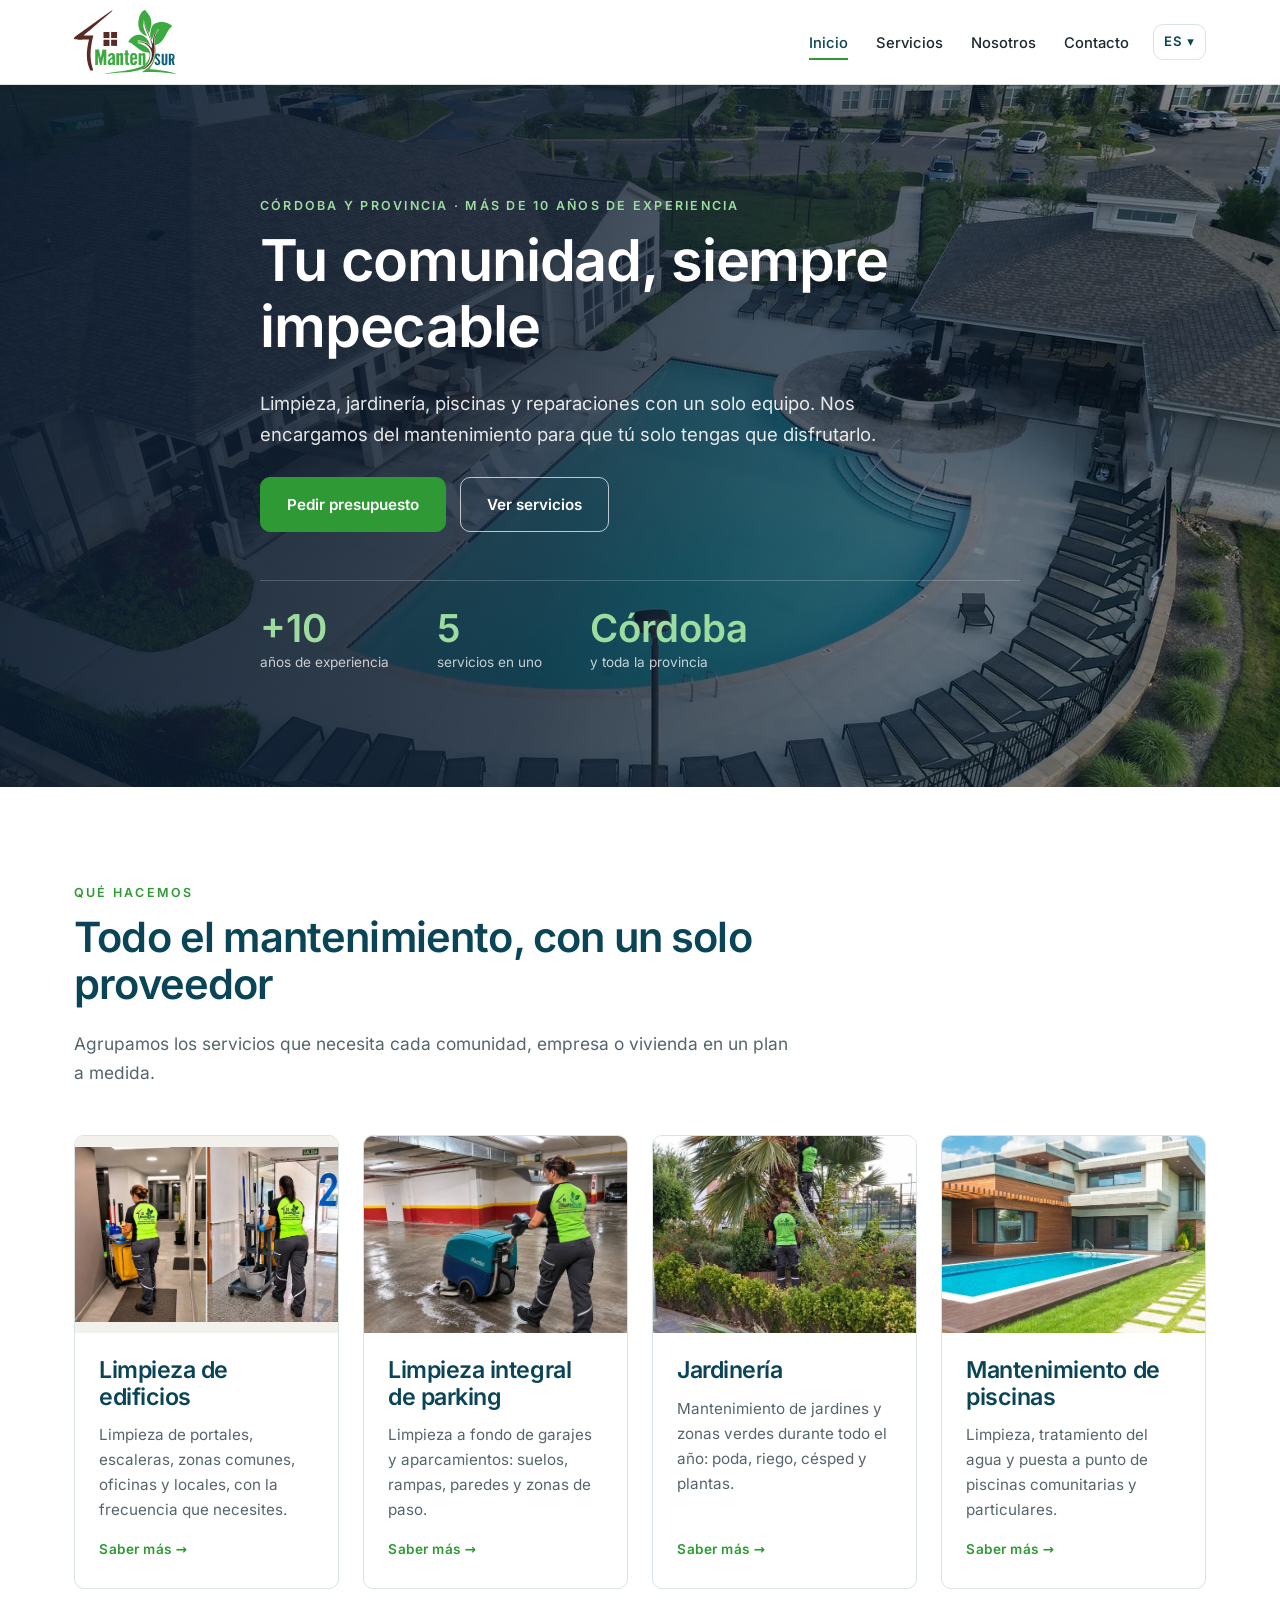
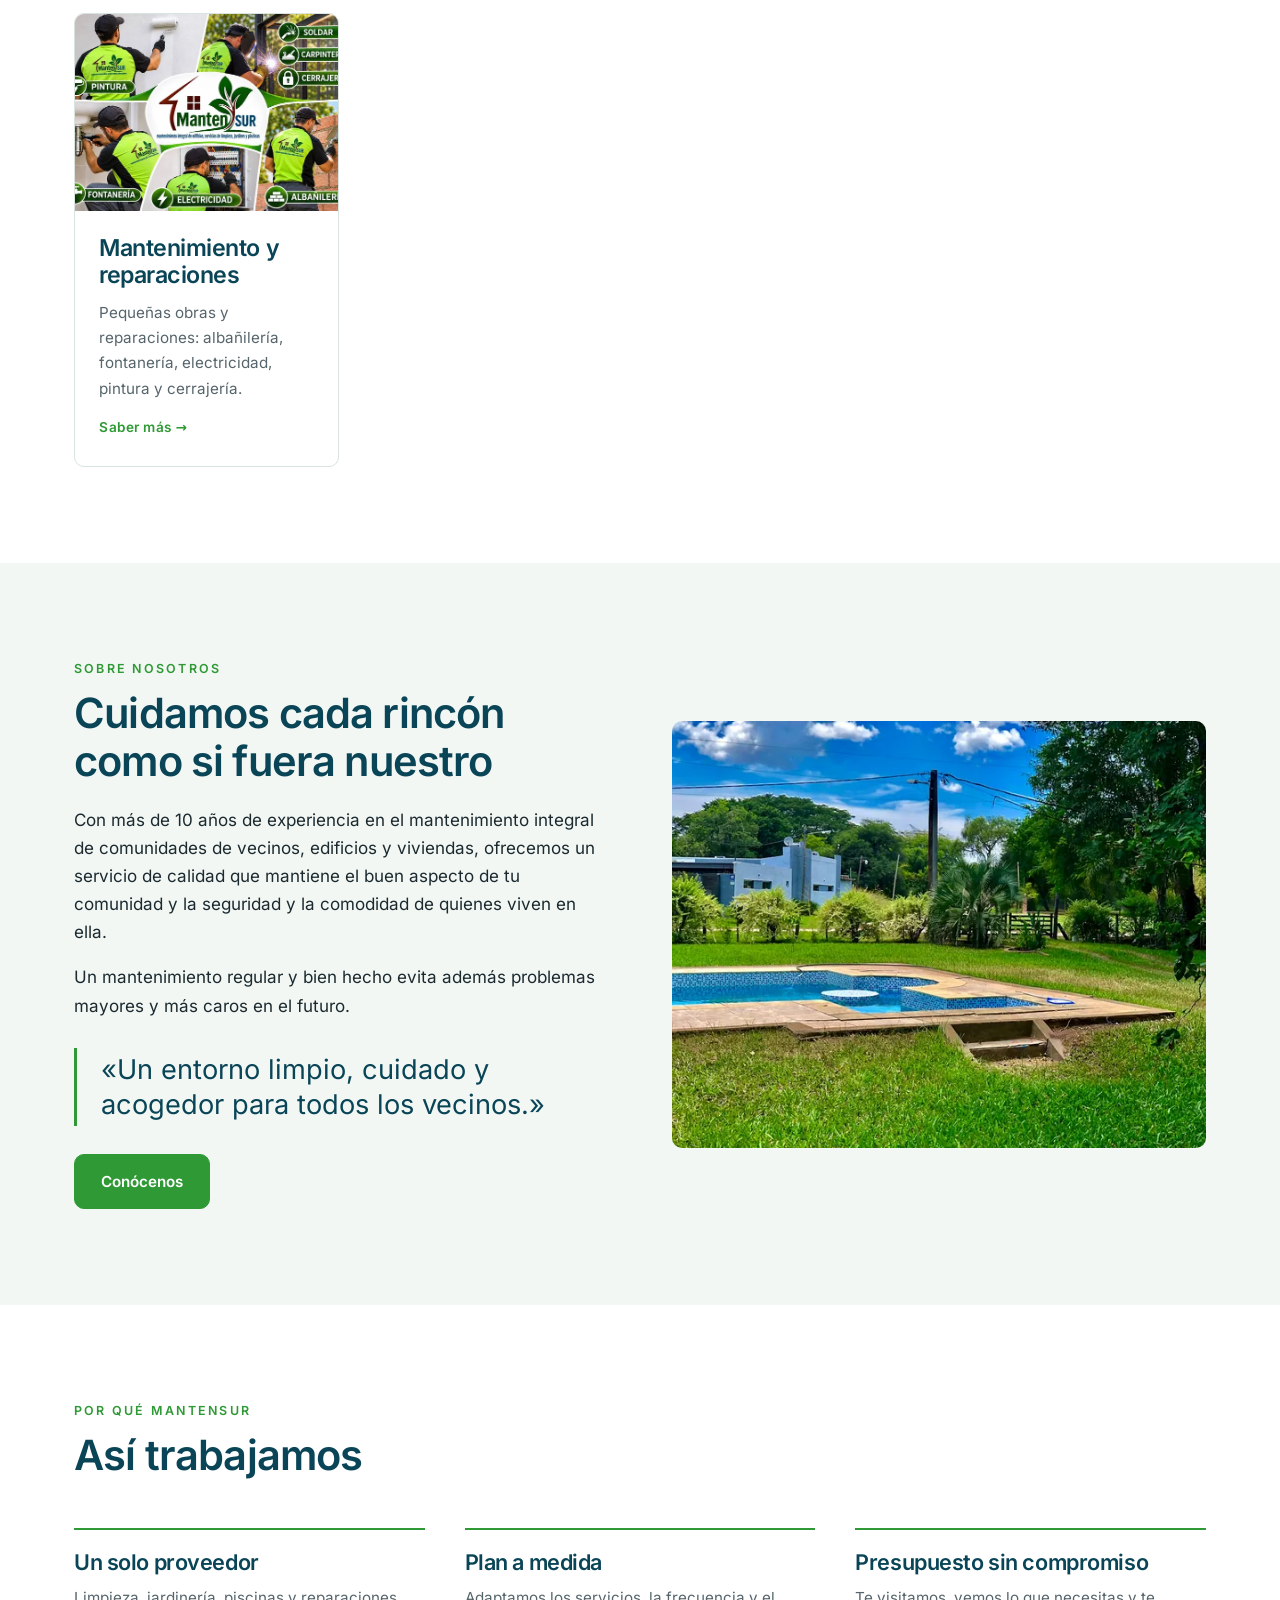
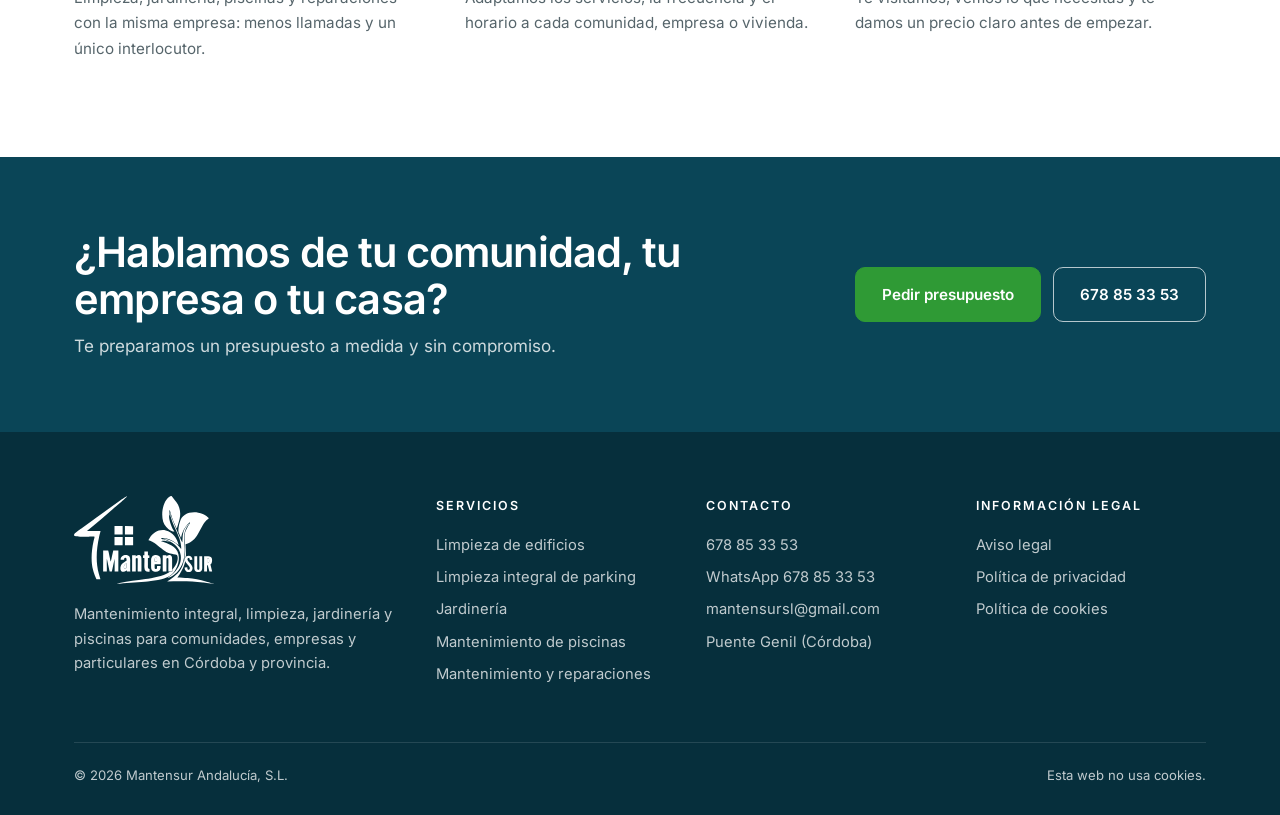
<file: index.html>
<!doctype html>
<html lang="es">
<head>
<meta charset="utf-8">
<meta name="viewport" content="width=device-width, initial-scale=1">
<title>Mantensur · Mantenimiento de comunidades, limpieza, jardinería y piscinas en Córdoba</title>
<meta name="description" content="Mantenimiento integral de comunidades, empresas y particulares en Córdoba y provincia: limpieza de edificios, jardinería, mantenimiento de piscinas y reparaciones. Presupuesto sin compromiso.">
<link rel="canonical" href="https://www.mantensur.com/">
<link rel="alternate" hreflang="es" href="https://www.mantensur.com/"><link rel="alternate" hreflang="en" href="https://www.mantensur.com/en/"><link rel="alternate" hreflang="x-default" href="https://www.mantensur.com/">
<meta property="og:type" content="website">
<meta property="og:title" content="Mantensur · Mantenimiento de comunidades, limpieza, jardinería y piscinas en Córdoba">
<meta property="og:description" content="Mantenimiento integral de comunidades, empresas y particulares en Córdoba y provincia: limpieza de edificios, jardinería, mantenimiento de piscinas y reparaciones. Presupuesto sin compromiso.">
<meta property="og:url" content="https://www.mantensur.com/">
<meta property="og:image" content="https://www.mantensur.com/img/compartir.jpg">
<meta property="og:locale" content="es_ES">
<meta name="theme-color" content="#0a4557">
<link rel="icon" href="/favicon.svg" type="image/svg+xml">
<link rel="preload" href="/fuentes/inter-latin-400-normal.woff2" as="font" type="font/woff2" crossorigin>
<link rel="stylesheet" href="/estilo.css?v=f1481cd4">
<script type="application/ld+json">{"@context": "https://schema.org", "@type": "HomeAndConstructionBusiness", "name": "Mantensur Andalucía, S.L.", "alternateName": "Mantensur", "url": "https://www.mantensur.com/", "image": "https://www.mantensur.com/img/compartir.jpg", "logo": "https://www.mantensur.com/img/logo.svg", "telephone": "+34678853353", "email": "mantensursl@gmail.com", "description": "Mantenimiento integral de comunidades, empresas y particulares en Córdoba y provincia: limpieza de edificios, jardinería, mantenimiento de piscinas y reparaciones. Presupuesto sin compromiso.", "address": {"@type": "PostalAddress", "postalCode": "14500", "addressLocality": "Puente Genil", "addressRegion": "Córdoba", "addressCountry": "ES"}, "areaServed": {"@type": "AdministrativeArea", "name": "Provincia de Córdoba"}}</script>
</head>
<body>
<a class="saltar" href="#contenido">Saltar al contenido</a>
<header class="cabecera"><div class="contenedor">
<a class="logo" href="/" aria-label="Mantensur, ir al inicio"><img src="/img/logo.svg?v=1" width="3146" height="1975" alt="Mantensur"></a>
<nav aria-label="Menú principal"><ul class="menu"><li><a href="/" aria-current="page">Inicio</a></li><li><a href="/servicios/">Servicios</a></li><li><a href="/nosotros/">Nosotros</a></li><li><a href="/contacto/">Contacto</a></li></ul></nav>
<div class="idiomas"><button type="button" aria-expanded="false" aria-label="Cambiar de idioma">ES ▾</button><ul><li><a href="/" hreflang="es" lang="es" aria-current="true">Español</a></li><li><a href="/en/" hreflang="en" lang="en">English</a></li></ul></div>
<button class="boton-menu" type="button" aria-expanded="false" aria-label="Abrir el menú"><svg viewBox="0 0 24 24" fill="none" stroke="currentColor" stroke-width="1.8"><path d="M4 7h16M4 12h16M4 17h16"/></svg></button>
</div></header>
<main id="contenido">
<section class="portada">
<picture><img src="/img/portada-1920.webp?v=65b18720" srcset="/img/portada-768.webp?v=8f321434 768w, /img/portada-1280.webp?v=d0c0d764 1280w, /img/portada-1920.webp?v=65b18720 1920w" sizes="100vw" alt="Piscina comunitaria de una urbanización rodeada de jardines" loading="eager" decoding="async" fetchpriority="high"></picture>
<div class="contenedor">
<span class="antetitulo">Córdoba y provincia · Más de 10 años de experiencia</span>
<h1>Tu comunidad, siempre impecable</h1>
<p>Limpieza, jardinería, piscinas y reparaciones con un solo equipo. Nos encargamos del mantenimiento para que tú solo tengas que disfrutarlo.</p>
<div class="acciones"><a class="boton" href="/contacto/">Pedir presupuesto</a><a class="boton claro" href="/servicios/">Ver servicios</a></div>
<div class="cifras"><div><b>+10</b><span>años de experiencia</span></div><div><b>5</b><span>servicios en uno</span></div><div><b>Córdoba</b><span>y toda la provincia</span></div></div>
</div></section>

<section class="seccion"><div class="contenedor">
<div class="cabeza"><span class="antetitulo">Qué hacemos</span><h2>Todo el mantenimiento, con un solo proveedor</h2><p>Agrupamos los servicios que necesita cada comunidad, empresa o vivienda en un plan a medida.</p></div>
<div class="servicios"><a class="servicio" href="/servicios/#limpieza-de-edificios">
<img src="/img/limpieza-1100.webp?v=dc2efbbf" srcset="/img/limpieza-640.webp?v=5e96f735 640w, /img/limpieza-1100.webp?v=dc2efbbf 1100w" sizes="(max-width:600px) 100vw, (max-width:1080px) 50vw, 280px" alt="Limpiadora de Mantensur fregando el suelo de un vestíbulo" loading="lazy" decoding="async">
<div><h3>Limpieza de edificios</h3><p>Limpieza de portales, escaleras, zonas comunes, oficinas y locales, con la frecuencia que necesites.</p><span>Saber más →</span></div></a><a class="servicio" href="/servicios/#limpieza-integral-de-parking">
<img src="/img/parking-1100.webp?v=8e095142" srcset="/img/parking-640.webp?v=b16490be 640w, /img/parking-1100.webp?v=8e095142 1100w" sizes="(max-width:600px) 100vw, (max-width:1080px) 50vw, 280px" alt="Garaje comunitario con el suelo recién fregado" loading="lazy" decoding="async">
<div><h3>Limpieza integral de parking</h3><p>Limpieza a fondo de garajes y aparcamientos: suelos, rampas, paredes y zonas de paso.</p><span>Saber más →</span></div></a><a class="servicio" href="/servicios/#jardineria">
<img src="/img/jardineria2-1100.webp?v=d43c5666" srcset="/img/jardineria2-640.webp?v=6a77e232 640w, /img/jardineria2-1100.webp?v=d43c5666 1100w" sizes="(max-width:600px) 100vw, (max-width:1080px) 50vw, 280px" alt="Jardinero cortando el césped con un cortacésped" loading="lazy" decoding="async">
<div><h3>Jardinería</h3><p>Mantenimiento de jardines y zonas verdes durante todo el año: poda, riego, césped y plantas.</p><span>Saber más →</span></div></a><a class="servicio" href="/servicios/#mantenimiento-de-piscinas">
<img src="/img/piscinas-1100.webp?v=a8974e37" srcset="/img/piscinas-640.webp?v=615e031b 640w, /img/piscinas-1100.webp?v=a8974e37 1100w" sizes="(max-width:600px) 100vw, (max-width:1080px) 50vw, 280px" alt="Piscina de una vivienda con césped y tarima" loading="lazy" decoding="async">
<div><h3>Mantenimiento de piscinas</h3><p>Limpieza, tratamiento del agua y puesta a punto de piscinas comunitarias y particulares.</p><span>Saber más →</span></div></a><a class="servicio" href="/servicios/#mantenimiento-y-reparaciones">
<img src="/img/reparaciones2-1100.webp?v=25119165" srcset="/img/reparaciones2-640.webp?v=c30a1226 640w, /img/reparaciones2-1100.webp?v=25119165 1100w" sizes="(max-width:600px) 100vw, (max-width:1080px) 50vw, 280px" alt="Operarios de Mantensur pintando, soldando, haciendo fontanería, electricidad y albañilería" loading="lazy" decoding="async">
<div><h3>Mantenimiento y reparaciones</h3><p>Pequeñas obras y reparaciones: albañilería, fontanería, electricidad, pintura y cerrajería.</p><span>Saber más →</span></div></a></div>
</div></section>

<section class="seccion papel"><div class="contenedor dos">
<div><span class="antetitulo">Sobre nosotros</span><h2>Cuidamos cada rincón como si fuera nuestro</h2>
<p>Con más de 10 años de experiencia en el mantenimiento integral de comunidades de vecinos, edificios y viviendas, ofrecemos un servicio de calidad que mantiene el buen aspecto de tu comunidad y la seguridad y la comodidad de quienes viven en ella.</p><p>Un mantenimiento regular y bien hecho evita además problemas mayores y más caros en el futuro.</p>
<p class="cita">«Un entorno limpio, cuidado y acogedor para todos los vecinos.»</p>
<a class="boton" href="/nosotros/">Conócenos</a>
</div>
<div><img src="/img/jardin-1600.webp?v=dee39791" srcset="/img/jardin-640.webp?v=f608b4de 640w, /img/jardin-1100.webp?v=9da843fe 1100w, /img/jardin-1600.webp?v=dee39791 1600w" sizes="(max-width:900px) 100vw, 560px" alt="Jardín con césped cuidado y piscina" loading="lazy" decoding="async"></div>
</div></section>

<section class="seccion"><div class="contenedor">
<div class="cabeza"><span class="antetitulo">Por qué Mantensur</span><h2>Así trabajamos</h2></div>
<div class="ventajas"><div class="ventaja"><h3>Un solo proveedor</h3><p>Limpieza, jardinería, piscinas y reparaciones con la misma empresa: menos llamadas y un único interlocutor.</p></div><div class="ventaja"><h3>Plan a medida</h3><p>Adaptamos los servicios, la frecuencia y el horario a cada comunidad, empresa o vivienda.</p></div><div class="ventaja"><h3>Presupuesto sin compromiso</h3><p>Te visitamos, vemos lo que necesitas y te damos un precio claro antes de empezar.</p></div></div>
</div></section>
<section class="llamada"><div class="contenedor">
<div><h2>¿Hablamos de tu comunidad, tu empresa o tu casa?</h2><p>Te preparamos un presupuesto a medida y sin compromiso.</p></div>
<div style="display:flex;gap:12px;flex-wrap:wrap"><a class="boton" href="/contacto/">Pedir presupuesto</a><a class="boton claro" href="tel:+34678853353">678 85 33 53</a></div>
</div></section>
</main>
<footer class="pie"><div class="contenedor">
<div class="rejilla">
<div><a class="logo" href="/" aria-label="Mantensur, ir al inicio"><img src="/img/logo-blanco.svg?v=1" width="3146" height="1975" alt="Mantensur"></a><p style="margin-top:18px">Mantenimiento integral, limpieza, jardinería y piscinas para comunidades, empresas y particulares en Córdoba y provincia.</p></div>
<div><h4>Servicios</h4><ul><li><a href="/servicios/#limpieza-de-edificios">Limpieza de edificios</a></li><li><a href="/servicios/#limpieza-integral-de-parking">Limpieza integral de parking</a></li><li><a href="/servicios/#jardineria">Jardinería</a></li><li><a href="/servicios/#mantenimiento-de-piscinas">Mantenimiento de piscinas</a></li><li><a href="/servicios/#mantenimiento-y-reparaciones">Mantenimiento y reparaciones</a></li></ul></div>
<div><h4>Contacto</h4><ul>
<li><a href="tel:+34678853353">678 85 33 53</a></li>
<li><a href="https://wa.me/34678853353" target="_blank" rel="noopener" title="WhatsApp">WhatsApp <span style="white-space:nowrap">678 85 33 53</span></a></li>
<li><a href="mailto:mantensursl@gmail.com">mantensursl@gmail.com</a></li>
<li>Puente Genil (Córdoba)</li></ul></div>
<div><h4>Información legal</h4><ul><li><a href="/aviso-legal/">Aviso legal</a></li><li><a href="/privacidad/">Política de privacidad</a></li><li><a href="/cookies/">Política de cookies</a></li></ul></div>
</div>
<div class="bajo"><span>© 2026 Mantensur Andalucía, S.L.</span><span>Esta web no usa cookies.</span></div>
</div></footer>
<script src="/web.js" defer></script>
</body>
</html>
</file>
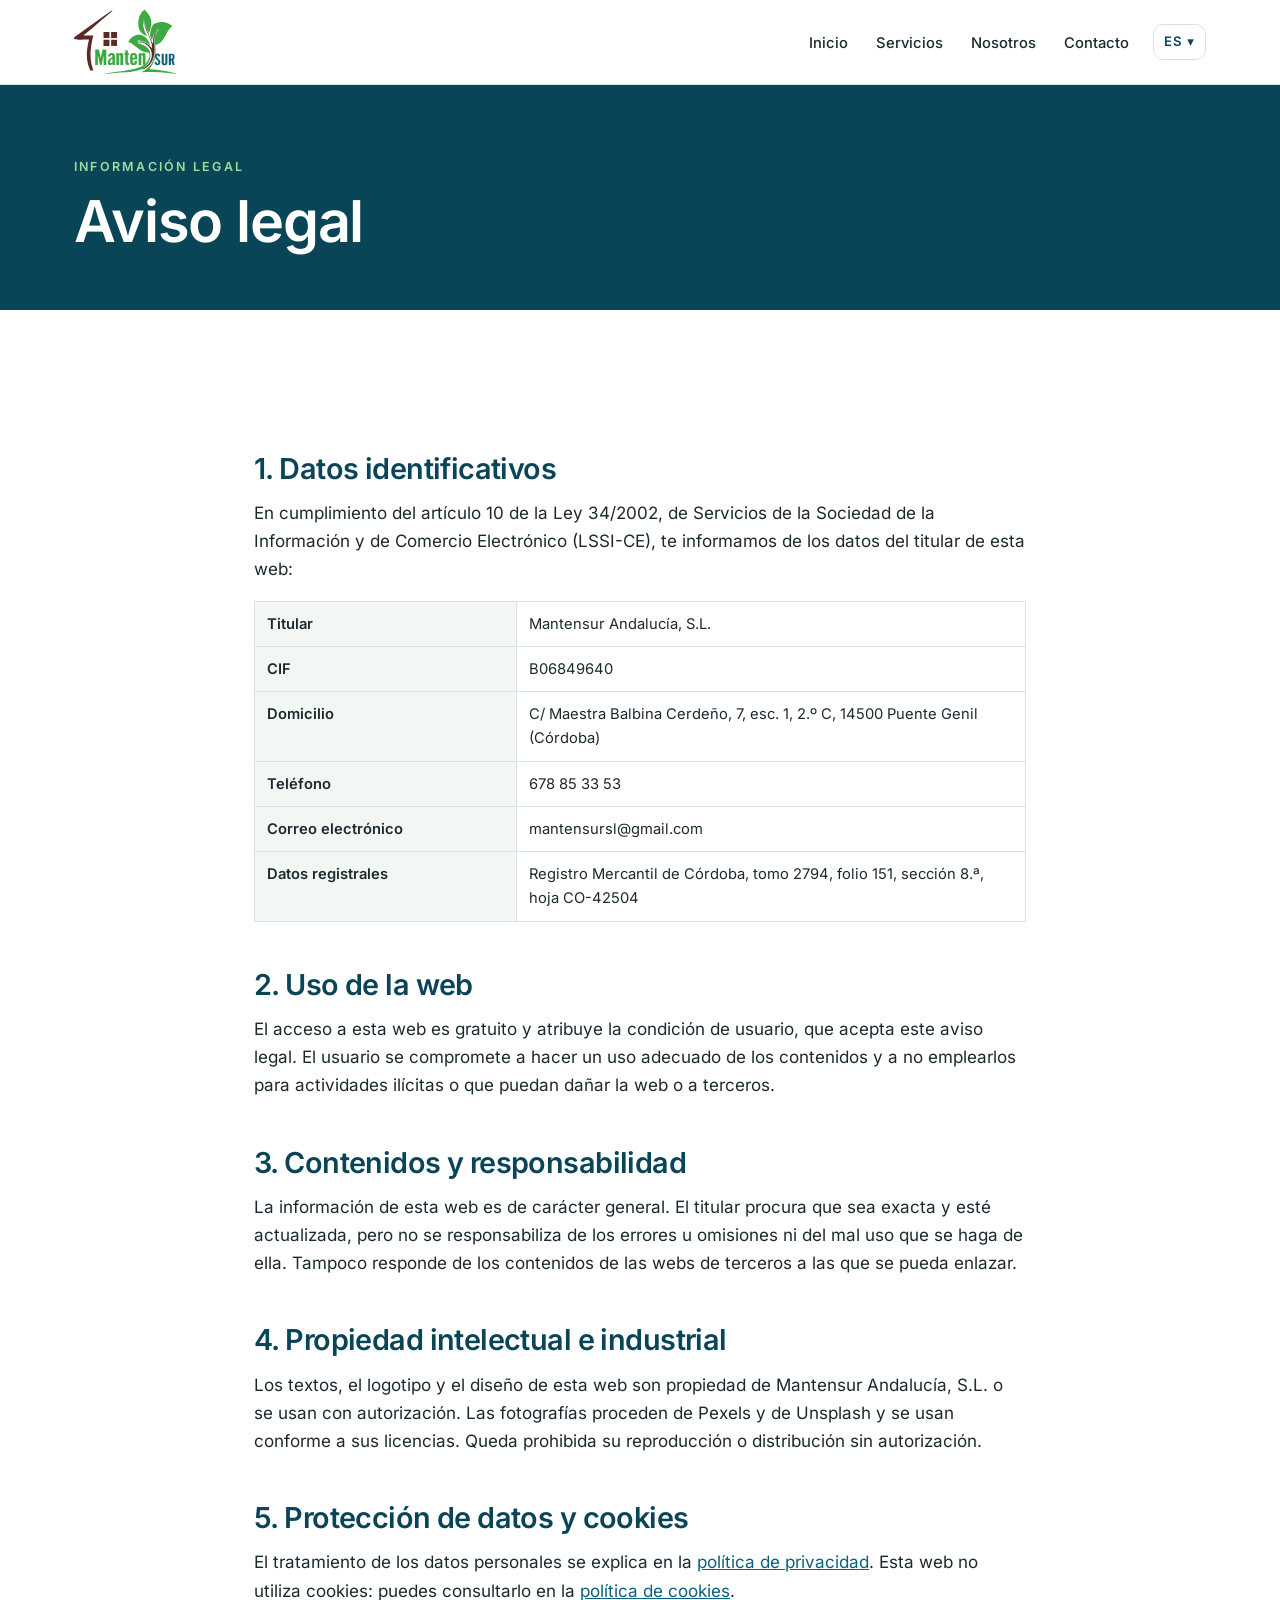
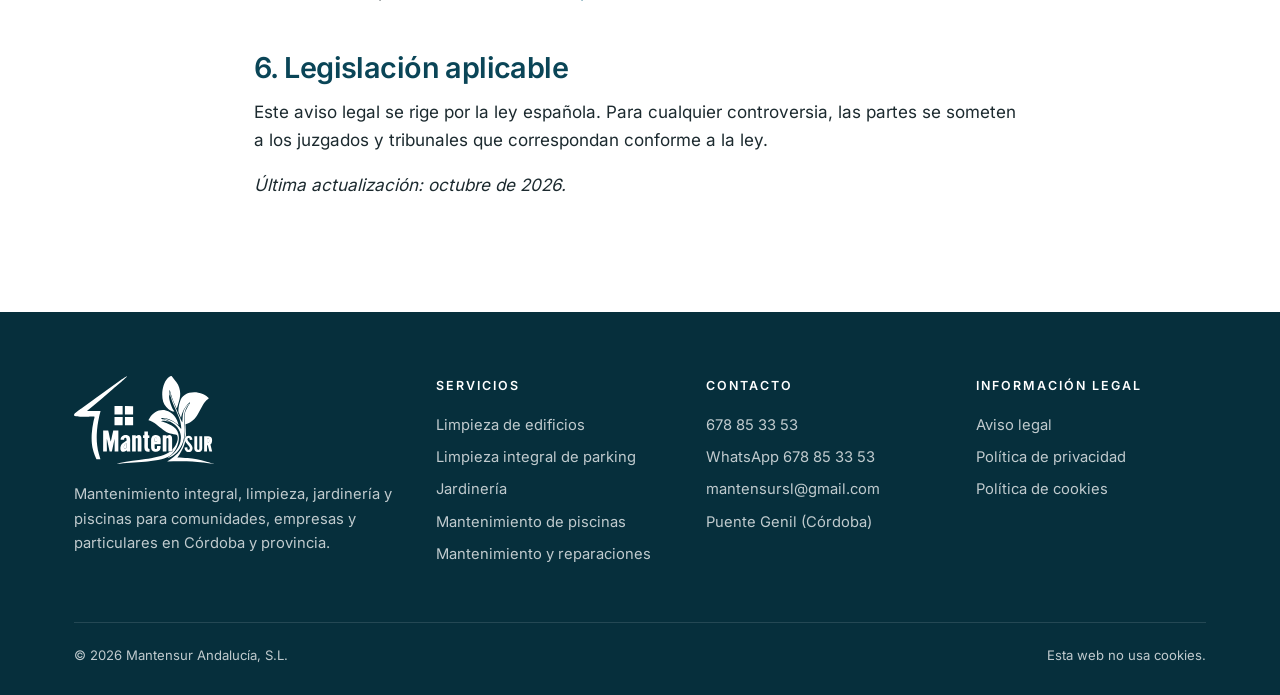
<file: aviso-legal/index.html>
<!doctype html>
<html lang="es">
<head>
<meta charset="utf-8">
<meta name="viewport" content="width=device-width, initial-scale=1">
<title>Aviso legal · Mantensur</title>
<meta name="description" content="Aviso legal de la web de Mantensur Andalucía, S.L.">
<link rel="canonical" href="https://www.mantensur.com/aviso-legal/">
<link rel="alternate" hreflang="es" href="https://www.mantensur.com/aviso-legal/"><link rel="alternate" hreflang="en" href="https://www.mantensur.com/en/legal-notice/"><link rel="alternate" hreflang="x-default" href="https://www.mantensur.com/aviso-legal/">
<meta property="og:type" content="website">
<meta property="og:title" content="Aviso legal · Mantensur">
<meta property="og:description" content="Aviso legal de la web de Mantensur Andalucía, S.L.">
<meta property="og:url" content="https://www.mantensur.com/aviso-legal/">
<meta property="og:image" content="https://www.mantensur.com/img/compartir.jpg">
<meta property="og:locale" content="es_ES">
<meta name="theme-color" content="#0a4557">
<link rel="icon" href="/favicon.svg" type="image/svg+xml">
<link rel="preload" href="/fuentes/inter-latin-400-normal.woff2" as="font" type="font/woff2" crossorigin>
<link rel="stylesheet" href="/estilo.css?v=f1481cd4">

</head>
<body>
<a class="saltar" href="#contenido">Saltar al contenido</a>
<header class="cabecera"><div class="contenedor">
<a class="logo" href="/" aria-label="Mantensur, ir al inicio"><img src="/img/logo.svg?v=1" width="3146" height="1975" alt="Mantensur"></a>
<nav aria-label="Menú principal"><ul class="menu"><li><a href="/">Inicio</a></li><li><a href="/servicios/">Servicios</a></li><li><a href="/nosotros/">Nosotros</a></li><li><a href="/contacto/">Contacto</a></li></ul></nav>
<div class="idiomas"><button type="button" aria-expanded="false" aria-label="Cambiar de idioma">ES ▾</button><ul><li><a href="/aviso-legal/" hreflang="es" lang="es" aria-current="true">Español</a></li><li><a href="/en/legal-notice/" hreflang="en" lang="en">English</a></li></ul></div>
<button class="boton-menu" type="button" aria-expanded="false" aria-label="Abrir el menú"><svg viewBox="0 0 24 24" fill="none" stroke="currentColor" stroke-width="1.8"><path d="M4 7h16M4 12h16M4 17h16"/></svg></button>
</div></header>
<main id="contenido">
<section class="titular"><div class="contenedor"><span class="antetitulo">Información legal</span><h1>Aviso legal</h1></div></section><section class="seccion"><div class="contenedor legal">
<h2>1. Datos identificativos</h2>
<p>En cumplimiento del artículo 10 de la Ley 34/2002, de Servicios de la Sociedad de la Información y de Comercio Electrónico (LSSI-CE), te informamos de los datos del titular de esta web:</p>
<table>
<tr><th>Titular</th><td>Mantensur Andalucía, S.L.</td></tr>
<tr><th>CIF</th><td>B06849640</td></tr>
<tr><th>Domicilio</th><td>C/ Maestra Balbina Cerdeño, 7, esc. 1, 2.º C, 14500 Puente Genil (Córdoba)</td></tr>
<tr><th>Teléfono</th><td>678 85 33 53</td></tr>
<tr><th>Correo electrónico</th><td>mantensursl@gmail.com</td></tr>
<tr><th>Datos registrales</th><td>Registro Mercantil de Córdoba, tomo 2794, folio 151, sección 8.ª, hoja CO-42504</td></tr>
</table>
<h2>2. Uso de la web</h2>
<p>El acceso a esta web es gratuito y atribuye la condición de usuario, que acepta este aviso legal. El usuario se compromete a hacer un uso adecuado de los contenidos y a no emplearlos para actividades ilícitas o que puedan dañar la web o a terceros.</p>
<h2>3. Contenidos y responsabilidad</h2>
<p>La información de esta web es de carácter general. El titular procura que sea exacta y esté actualizada, pero no se responsabiliza de los errores u omisiones ni del mal uso que se haga de ella. Tampoco responde de los contenidos de las webs de terceros a las que se pueda enlazar.</p>
<h2>4. Propiedad intelectual e industrial</h2>
<p>Los textos, el logotipo y el diseño de esta web son propiedad de Mantensur Andalucía, S.L. o se usan con autorización. Las fotografías proceden de Pexels y de Unsplash y se usan conforme a sus licencias. Queda prohibida su reproducción o distribución sin autorización.</p>
<h2>5. Protección de datos y cookies</h2>
<p>El tratamiento de los datos personales se explica en la <a href="/privacidad/">política de privacidad</a>. Esta web no utiliza cookies: puedes consultarlo en la <a href="/cookies/">política de cookies</a>.</p>
<h2>6. Legislación aplicable</h2>
<p>Este aviso legal se rige por la ley española. Para cualquier controversia, las partes se someten a los juzgados y tribunales que correspondan conforme a la ley.</p>
<p><em>Última actualización: octubre de 2026.</em></p>
</div></section>
</main>
<footer class="pie"><div class="contenedor">
<div class="rejilla">
<div><a class="logo" href="/" aria-label="Mantensur, ir al inicio"><img src="/img/logo-blanco.svg?v=1" width="3146" height="1975" alt="Mantensur"></a><p style="margin-top:18px">Mantenimiento integral, limpieza, jardinería y piscinas para comunidades, empresas y particulares en Córdoba y provincia.</p></div>
<div><h4>Servicios</h4><ul><li><a href="/servicios/#limpieza-de-edificios">Limpieza de edificios</a></li><li><a href="/servicios/#limpieza-integral-de-parking">Limpieza integral de parking</a></li><li><a href="/servicios/#jardineria">Jardinería</a></li><li><a href="/servicios/#mantenimiento-de-piscinas">Mantenimiento de piscinas</a></li><li><a href="/servicios/#mantenimiento-y-reparaciones">Mantenimiento y reparaciones</a></li></ul></div>
<div><h4>Contacto</h4><ul>
<li><a href="tel:+34678853353">678 85 33 53</a></li>
<li><a href="https://wa.me/34678853353" target="_blank" rel="noopener" title="WhatsApp">WhatsApp <span style="white-space:nowrap">678 85 33 53</span></a></li>
<li><a href="mailto:mantensursl@gmail.com">mantensursl@gmail.com</a></li>
<li>Puente Genil (Córdoba)</li></ul></div>
<div><h4>Información legal</h4><ul><li><a href="/aviso-legal/">Aviso legal</a></li><li><a href="/privacidad/">Política de privacidad</a></li><li><a href="/cookies/">Política de cookies</a></li></ul></div>
</div>
<div class="bajo"><span>© 2026 Mantensur Andalucía, S.L.</span><span>Esta web no usa cookies.</span></div>
</div></footer>
<script src="/web.js" defer></script>
</body>
</html>
</file>
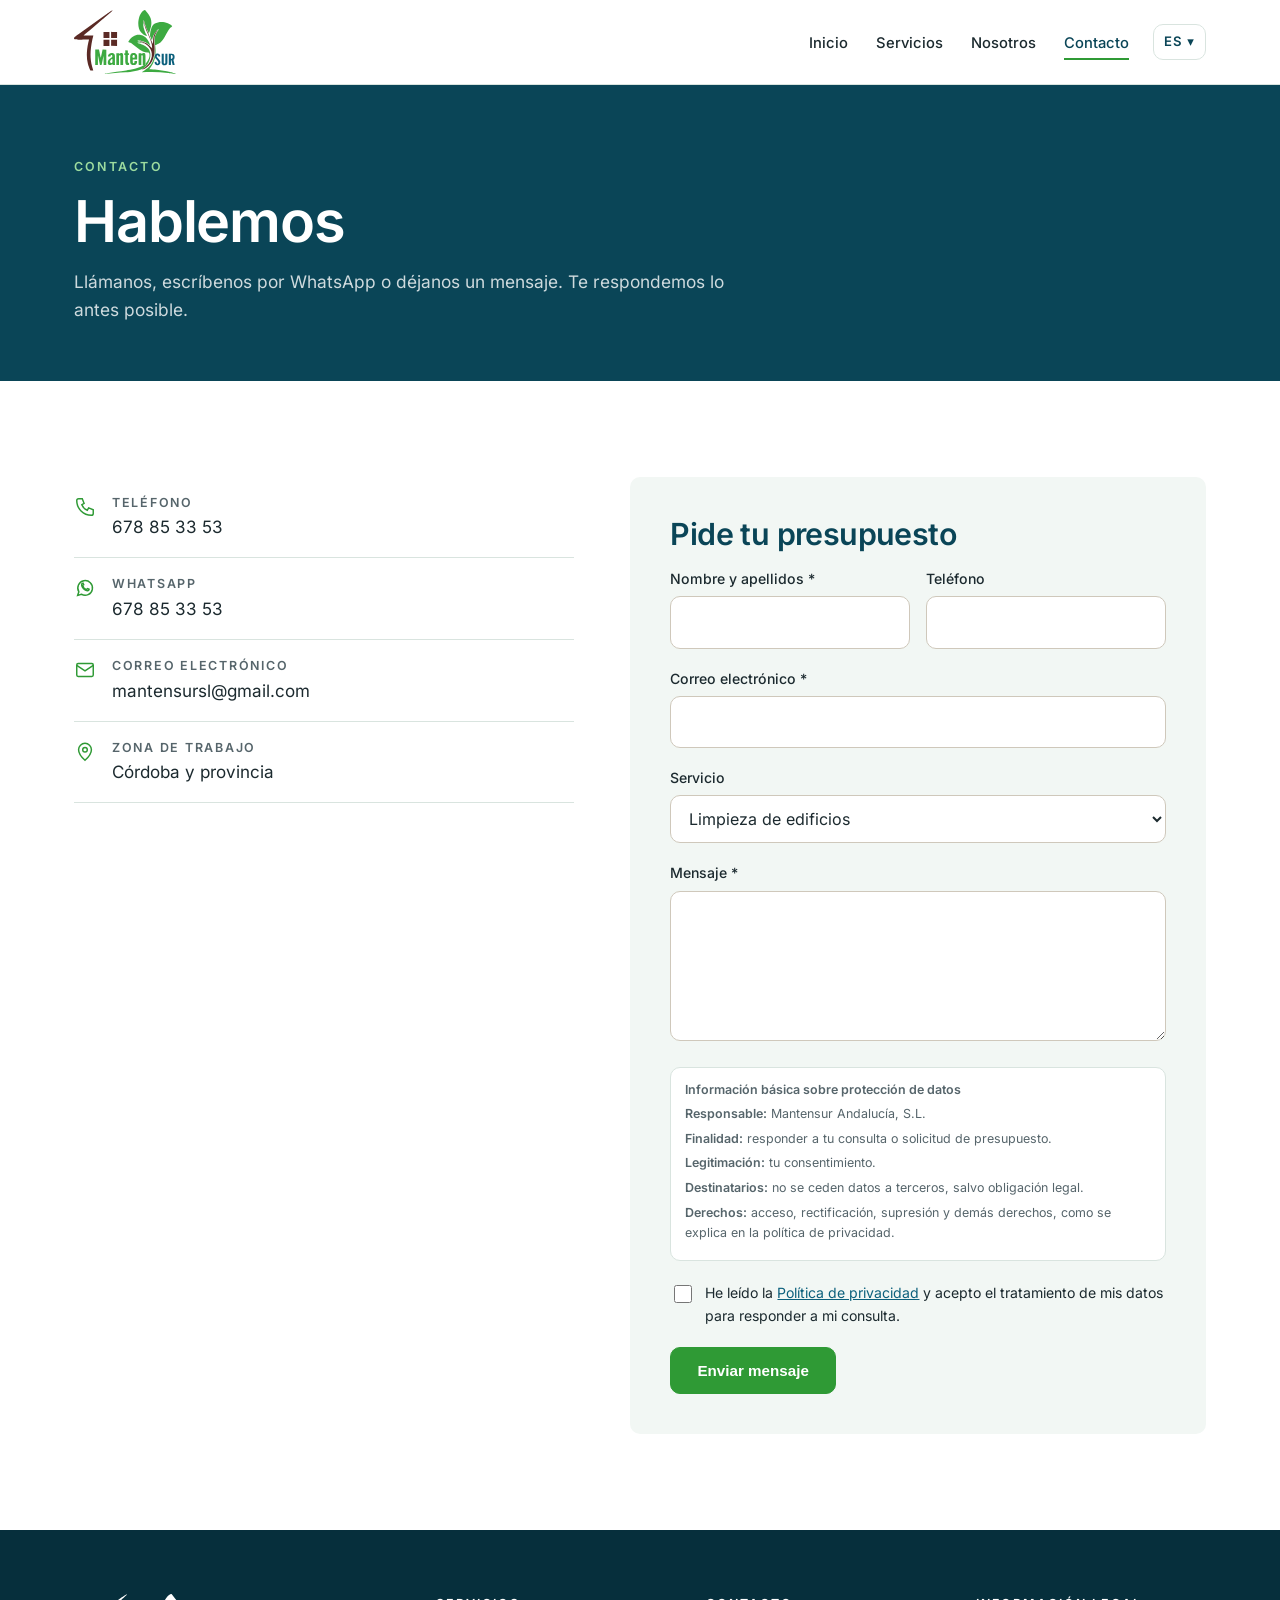
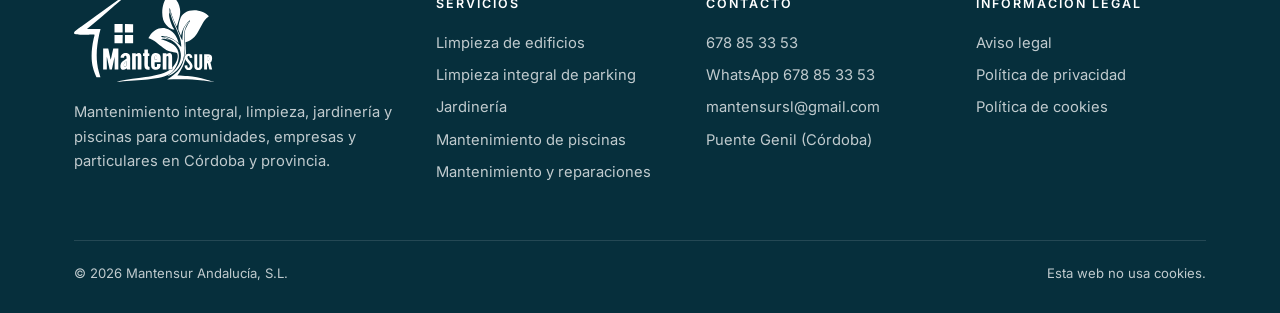
<file: contacto/index.html>
<!doctype html>
<html lang="es">
<head>
<meta charset="utf-8">
<meta name="viewport" content="width=device-width, initial-scale=1">
<title>Hablemos · Mantensur</title>
<meta name="description" content="Contacta con Mantensur en Puente Genil (Córdoba): teléfono, WhatsApp y correo electrónico. Presupuesto sin compromiso.">
<link rel="canonical" href="https://www.mantensur.com/contacto/">
<link rel="alternate" hreflang="es" href="https://www.mantensur.com/contacto/"><link rel="alternate" hreflang="en" href="https://www.mantensur.com/en/contact/"><link rel="alternate" hreflang="x-default" href="https://www.mantensur.com/contacto/">
<meta property="og:type" content="website">
<meta property="og:title" content="Hablemos · Mantensur">
<meta property="og:description" content="Contacta con Mantensur en Puente Genil (Córdoba): teléfono, WhatsApp y correo electrónico. Presupuesto sin compromiso.">
<meta property="og:url" content="https://www.mantensur.com/contacto/">
<meta property="og:image" content="https://www.mantensur.com/img/compartir.jpg">
<meta property="og:locale" content="es_ES">
<meta name="theme-color" content="#0a4557">
<link rel="icon" href="/favicon.svg" type="image/svg+xml">
<link rel="preload" href="/fuentes/inter-latin-400-normal.woff2" as="font" type="font/woff2" crossorigin>
<link rel="stylesheet" href="/estilo.css?v=f1481cd4">

</head>
<body>
<a class="saltar" href="#contenido">Saltar al contenido</a>
<header class="cabecera"><div class="contenedor">
<a class="logo" href="/" aria-label="Mantensur, ir al inicio"><img src="/img/logo.svg?v=1" width="3146" height="1975" alt="Mantensur"></a>
<nav aria-label="Menú principal"><ul class="menu"><li><a href="/">Inicio</a></li><li><a href="/servicios/">Servicios</a></li><li><a href="/nosotros/">Nosotros</a></li><li><a href="/contacto/" aria-current="page">Contacto</a></li></ul></nav>
<div class="idiomas"><button type="button" aria-expanded="false" aria-label="Cambiar de idioma">ES ▾</button><ul><li><a href="/contacto/" hreflang="es" lang="es" aria-current="true">Español</a></li><li><a href="/en/contact/" hreflang="en" lang="en">English</a></li></ul></div>
<button class="boton-menu" type="button" aria-expanded="false" aria-label="Abrir el menú"><svg viewBox="0 0 24 24" fill="none" stroke="currentColor" stroke-width="1.8"><path d="M4 7h16M4 12h16M4 17h16"/></svg></button>
</div></header>
<main id="contenido">
<section class="titular"><div class="contenedor"><span class="antetitulo">Contacto</span><h1>Hablemos</h1><p>Llámanos, escríbenos por WhatsApp o déjanos un mensaje. Te respondemos lo antes posible.</p></div></section>
<section class="seccion"><div class="contenedor contacto">
<div>
<ul class="datos">
<li><svg viewBox="0 0 24 24" fill="none" stroke="currentColor" stroke-width="1.6"><path d="M5 3h4l2 5-2.5 1.5a11 11 0 0 0 6 6L16 13l5 2v4a2 2 0 0 1-2 2A16 16 0 0 1 3 5a2 2 0 0 1 2-2"/></svg><div><b>Teléfono</b><a href="tel:+34678853353">678 85 33 53</a></div></li>
<li><svg viewBox="0 0 24 24" fill="none" stroke="currentColor" stroke-width="1.6"><path d="M4 20l1.3-3.9A8 8 0 1 1 8 18.8z"/><path d="M9.5 9.2c.3 1.9 2.4 4 4.3 4.4l1-1 1.7.8c-.2 1-1 1.6-2 1.5-3-.3-5.9-3.2-6.2-6.2-.1-1 .5-1.8 1.5-2l.8 1.7z"/></svg><div><b>WhatsApp</b><a href="https://wa.me/34678853353" target="_blank" rel="noopener">678 85 33 53</a></div></li>
<li><svg viewBox="0 0 24 24" fill="none" stroke="currentColor" stroke-width="1.6"><rect x="3" y="5" width="18" height="14" rx="1.5"/><path d="m3 7 9 6 9-6"/></svg><div><b>Correo electrónico</b><a href="mailto:mantensursl@gmail.com">mantensursl@gmail.com</a></div></li>
<li><svg viewBox="0 0 24 24" fill="none" stroke="currentColor" stroke-width="1.6"><path d="M12 21s-7-6.2-7-11.5A7 7 0 0 1 19 9.5C19 14.8 12 21 12 21z"/><circle cx="12" cy="9.5" r="2.5"/></svg><div><b>Zona de trabajo</b>Córdoba y provincia</div></li>
</ul>
</div>
<form class="formulario" action="https://mantensur-web.fjesusdel.workers.dev/api/contacto" method="post" data-ok="Gracias. Hemos recibido tu mensaje y te responderemos lo antes posible." data-mal="No se ha podido enviar el mensaje. Por favor, llámanos o escríbenos por WhatsApp o por correo electrónico.">
<h2 style="font-size:1.9rem">Pide tu presupuesto</h2>
<input type="hidden" name="idioma" value="es"><input type="hidden" name="t" value="">
<div class="trampa" aria-hidden="true"><label>Web <input type="text" name="web" tabindex="-1" autocomplete="off"></label></div>
<div class="fila">
<div class="campo"><label for="nombre">Nombre y apellidos *</label><input id="nombre" name="nombre" required maxlength="120" autocomplete="name"></div>
<div class="campo"><label for="telefono">Teléfono</label><input id="telefono" name="telefono" type="tel" maxlength="30" autocomplete="tel"></div>
</div>
<div class="campo"><label for="correo">Correo electrónico *</label><input id="correo" name="correo" type="email" required maxlength="160" autocomplete="email"></div>
<div class="campo"><label for="asunto">Servicio</label><select id="asunto" name="asunto"><option>Limpieza de edificios</option><option>Limpieza integral de parking</option><option>Jardinería</option><option>Mantenimiento de piscinas</option><option>Mantenimiento y reparaciones</option><option>Varios servicios</option><option>Otro asunto</option></select></div>
<div class="campo"><label for="mensaje">Mensaje *</label><textarea id="mensaje" name="mensaje" required maxlength="4000"></textarea></div>
<div class="info-basica"><p><b>Información básica sobre protección de datos</b></p><p><b>Responsable:</b> Mantensur Andalucía, S.L.</p><p><b>Finalidad:</b> responder a tu consulta o solicitud de presupuesto.</p><p><b>Legitimación:</b> tu consentimiento.</p><p><b>Destinatarios:</b> no se ceden datos a terceros, salvo obligación legal.</p><p><b>Derechos:</b> acceso, rectificación, supresión y demás derechos, como se explica en la política de privacidad.</p></div>
<label class="casilla"><input type="checkbox" name="acepto" value="si" required> <span>He leído la <a href="/privacidad/" target="_blank">Política de privacidad</a> y acepto el tratamiento de mis datos para responder a mi consulta.</span></label>
<button class="boton" type="submit">Enviar mensaje</button>
<div class="aviso-form" role="status" aria-live="polite"></div>
</form>
</div></section>
</main>
<footer class="pie"><div class="contenedor">
<div class="rejilla">
<div><a class="logo" href="/" aria-label="Mantensur, ir al inicio"><img src="/img/logo-blanco.svg?v=1" width="3146" height="1975" alt="Mantensur"></a><p style="margin-top:18px">Mantenimiento integral, limpieza, jardinería y piscinas para comunidades, empresas y particulares en Córdoba y provincia.</p></div>
<div><h4>Servicios</h4><ul><li><a href="/servicios/#limpieza-de-edificios">Limpieza de edificios</a></li><li><a href="/servicios/#limpieza-integral-de-parking">Limpieza integral de parking</a></li><li><a href="/servicios/#jardineria">Jardinería</a></li><li><a href="/servicios/#mantenimiento-de-piscinas">Mantenimiento de piscinas</a></li><li><a href="/servicios/#mantenimiento-y-reparaciones">Mantenimiento y reparaciones</a></li></ul></div>
<div><h4>Contacto</h4><ul>
<li><a href="tel:+34678853353">678 85 33 53</a></li>
<li><a href="https://wa.me/34678853353" target="_blank" rel="noopener" title="WhatsApp">WhatsApp <span style="white-space:nowrap">678 85 33 53</span></a></li>
<li><a href="mailto:mantensursl@gmail.com">mantensursl@gmail.com</a></li>
<li>Puente Genil (Córdoba)</li></ul></div>
<div><h4>Información legal</h4><ul><li><a href="/aviso-legal/">Aviso legal</a></li><li><a href="/privacidad/">Política de privacidad</a></li><li><a href="/cookies/">Política de cookies</a></li></ul></div>
</div>
<div class="bajo"><span>© 2026 Mantensur Andalucía, S.L.</span><span>Esta web no usa cookies.</span></div>
</div></footer>
<script src="/web.js" defer></script>
</body>
</html>
</file>
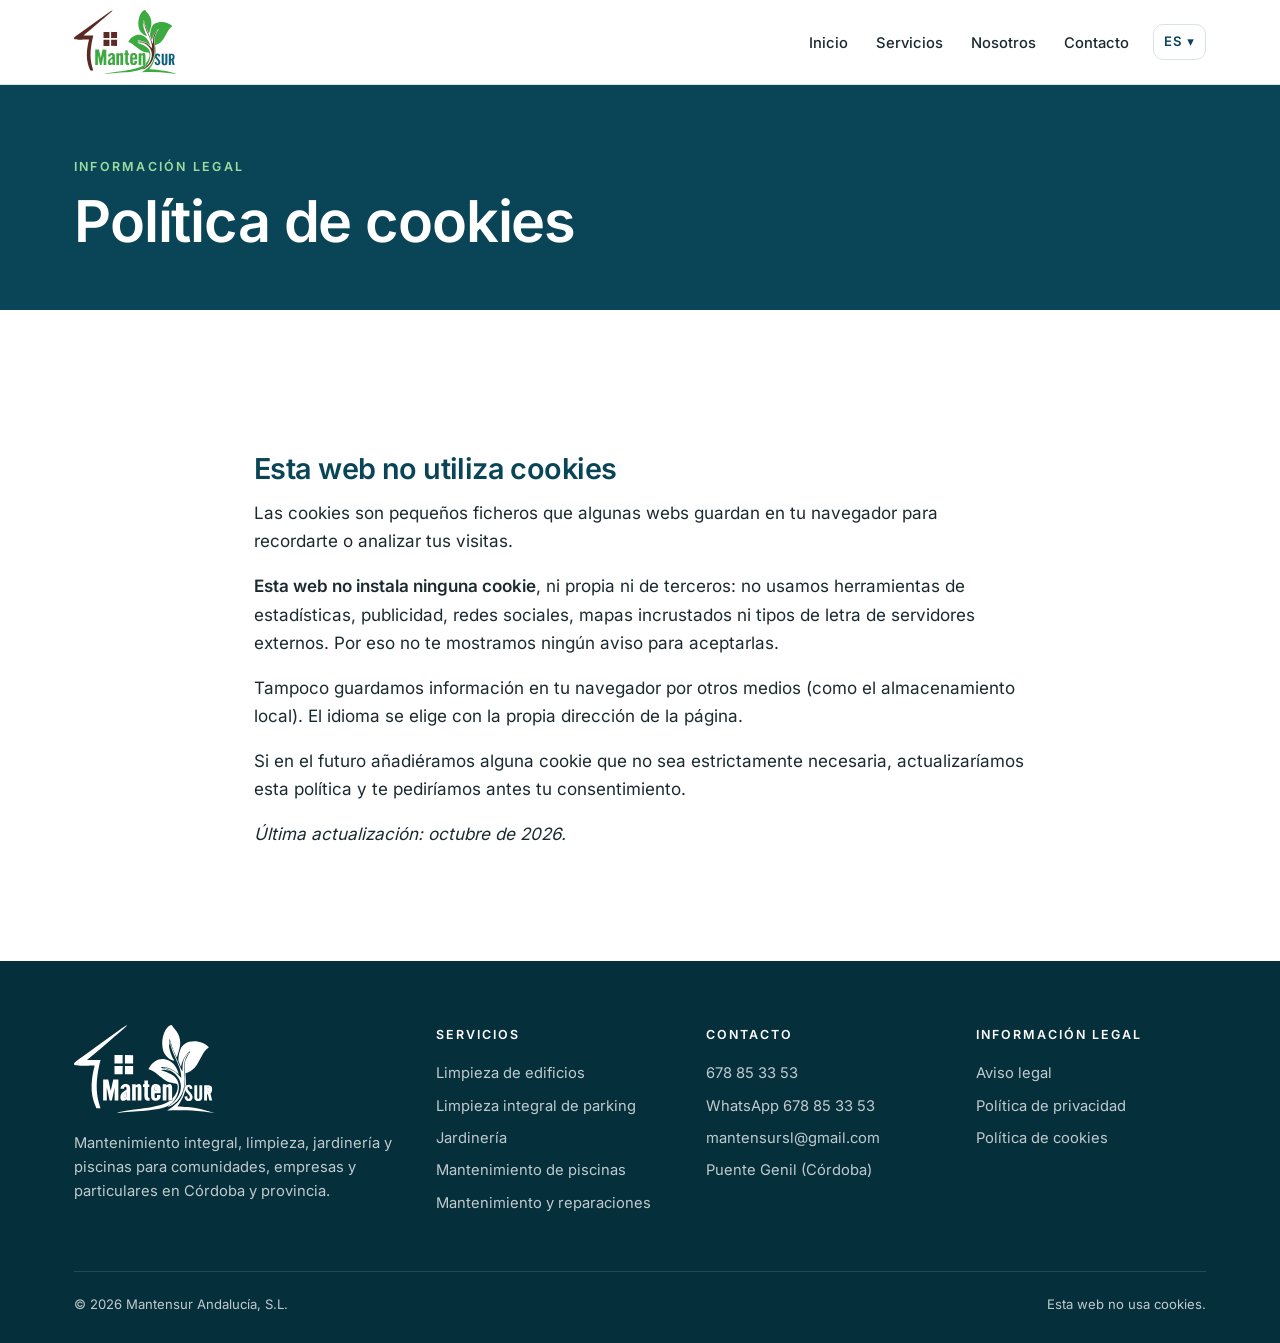
<file: cookies/index.html>
<!doctype html>
<html lang="es">
<head>
<meta charset="utf-8">
<meta name="viewport" content="width=device-width, initial-scale=1">
<title>Política de cookies · Mantensur</title>
<meta name="description" content="Esta web no utiliza cookies.">
<link rel="canonical" href="https://www.mantensur.com/cookies/">
<link rel="alternate" hreflang="es" href="https://www.mantensur.com/cookies/"><link rel="alternate" hreflang="en" href="https://www.mantensur.com/en/cookies/"><link rel="alternate" hreflang="x-default" href="https://www.mantensur.com/cookies/">
<meta property="og:type" content="website">
<meta property="og:title" content="Política de cookies · Mantensur">
<meta property="og:description" content="Esta web no utiliza cookies.">
<meta property="og:url" content="https://www.mantensur.com/cookies/">
<meta property="og:image" content="https://www.mantensur.com/img/compartir.jpg">
<meta property="og:locale" content="es_ES">
<meta name="theme-color" content="#0a4557">
<link rel="icon" href="/favicon.svg" type="image/svg+xml">
<link rel="preload" href="/fuentes/inter-latin-400-normal.woff2" as="font" type="font/woff2" crossorigin>
<link rel="stylesheet" href="/estilo.css?v=f1481cd4">

</head>
<body>
<a class="saltar" href="#contenido">Saltar al contenido</a>
<header class="cabecera"><div class="contenedor">
<a class="logo" href="/" aria-label="Mantensur, ir al inicio"><img src="/img/logo.svg?v=1" width="3146" height="1975" alt="Mantensur"></a>
<nav aria-label="Menú principal"><ul class="menu"><li><a href="/">Inicio</a></li><li><a href="/servicios/">Servicios</a></li><li><a href="/nosotros/">Nosotros</a></li><li><a href="/contacto/">Contacto</a></li></ul></nav>
<div class="idiomas"><button type="button" aria-expanded="false" aria-label="Cambiar de idioma">ES ▾</button><ul><li><a href="/cookies/" hreflang="es" lang="es" aria-current="true">Español</a></li><li><a href="/en/cookies/" hreflang="en" lang="en">English</a></li></ul></div>
<button class="boton-menu" type="button" aria-expanded="false" aria-label="Abrir el menú"><svg viewBox="0 0 24 24" fill="none" stroke="currentColor" stroke-width="1.8"><path d="M4 7h16M4 12h16M4 17h16"/></svg></button>
</div></header>
<main id="contenido">
<section class="titular"><div class="contenedor"><span class="antetitulo">Información legal</span><h1>Política de cookies</h1></div></section><section class="seccion"><div class="contenedor legal">
<h2>Esta web no utiliza cookies</h2>
<p>Las cookies son pequeños ficheros que algunas webs guardan en tu navegador para recordarte o analizar tus visitas.</p>
<p><b>Esta web no instala ninguna cookie</b>, ni propia ni de terceros: no usamos herramientas de estadísticas, publicidad, redes sociales, mapas incrustados ni tipos de letra de servidores externos. Por eso no te mostramos ningún aviso para aceptarlas.</p>
<p>Tampoco guardamos información en tu navegador por otros medios (como el almacenamiento local). El idioma se elige con la propia dirección de la página.</p>
<p>Si en el futuro añadiéramos alguna cookie que no sea estrictamente necesaria, actualizaríamos esta política y te pediríamos antes tu consentimiento.</p>
<p><em>Última actualización: octubre de 2026.</em></p>
</div></section>
</main>
<footer class="pie"><div class="contenedor">
<div class="rejilla">
<div><a class="logo" href="/" aria-label="Mantensur, ir al inicio"><img src="/img/logo-blanco.svg?v=1" width="3146" height="1975" alt="Mantensur"></a><p style="margin-top:18px">Mantenimiento integral, limpieza, jardinería y piscinas para comunidades, empresas y particulares en Córdoba y provincia.</p></div>
<div><h4>Servicios</h4><ul><li><a href="/servicios/#limpieza-de-edificios">Limpieza de edificios</a></li><li><a href="/servicios/#limpieza-integral-de-parking">Limpieza integral de parking</a></li><li><a href="/servicios/#jardineria">Jardinería</a></li><li><a href="/servicios/#mantenimiento-de-piscinas">Mantenimiento de piscinas</a></li><li><a href="/servicios/#mantenimiento-y-reparaciones">Mantenimiento y reparaciones</a></li></ul></div>
<div><h4>Contacto</h4><ul>
<li><a href="tel:+34678853353">678 85 33 53</a></li>
<li><a href="https://wa.me/34678853353" target="_blank" rel="noopener" title="WhatsApp">WhatsApp <span style="white-space:nowrap">678 85 33 53</span></a></li>
<li><a href="mailto:mantensursl@gmail.com">mantensursl@gmail.com</a></li>
<li>Puente Genil (Córdoba)</li></ul></div>
<div><h4>Información legal</h4><ul><li><a href="/aviso-legal/">Aviso legal</a></li><li><a href="/privacidad/">Política de privacidad</a></li><li><a href="/cookies/">Política de cookies</a></li></ul></div>
</div>
<div class="bajo"><span>© 2026 Mantensur Andalucía, S.L.</span><span>Esta web no usa cookies.</span></div>
</div></footer>
<script src="/web.js" defer></script>
</body>
</html>
</file>
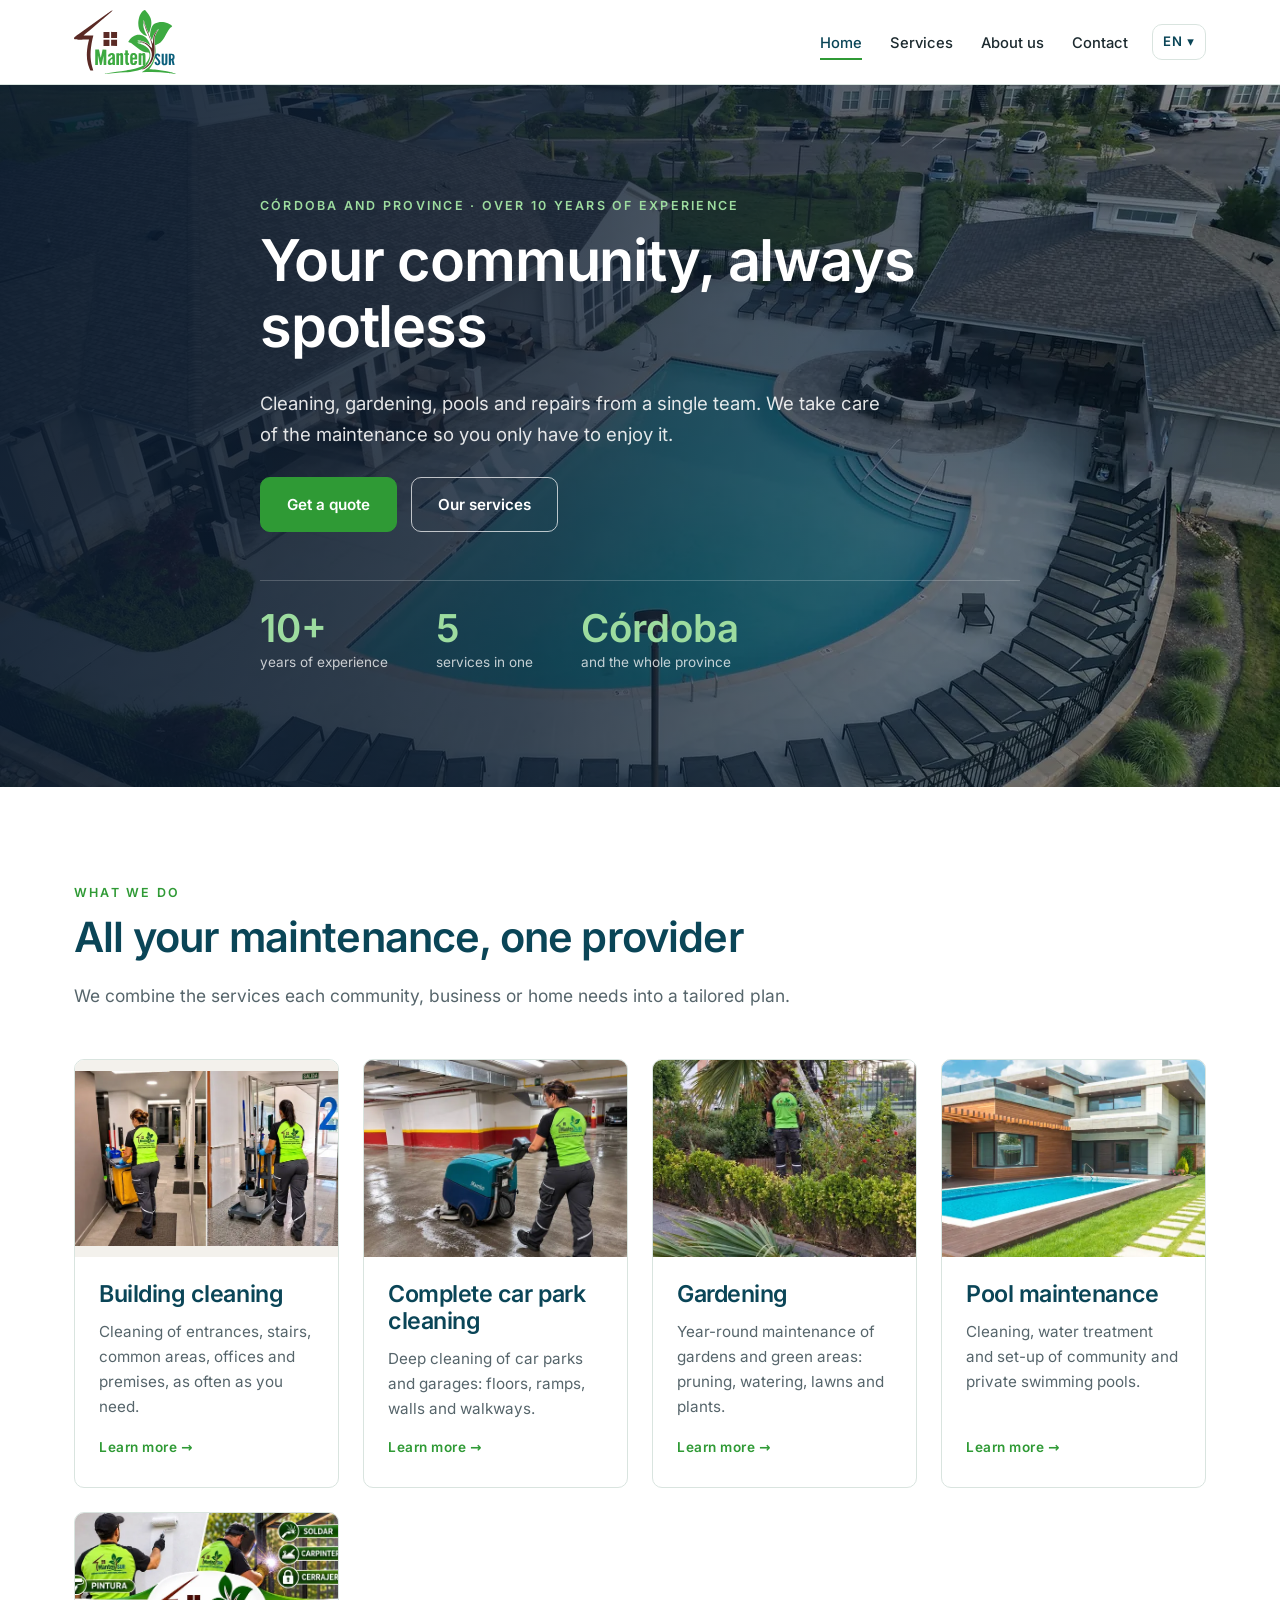
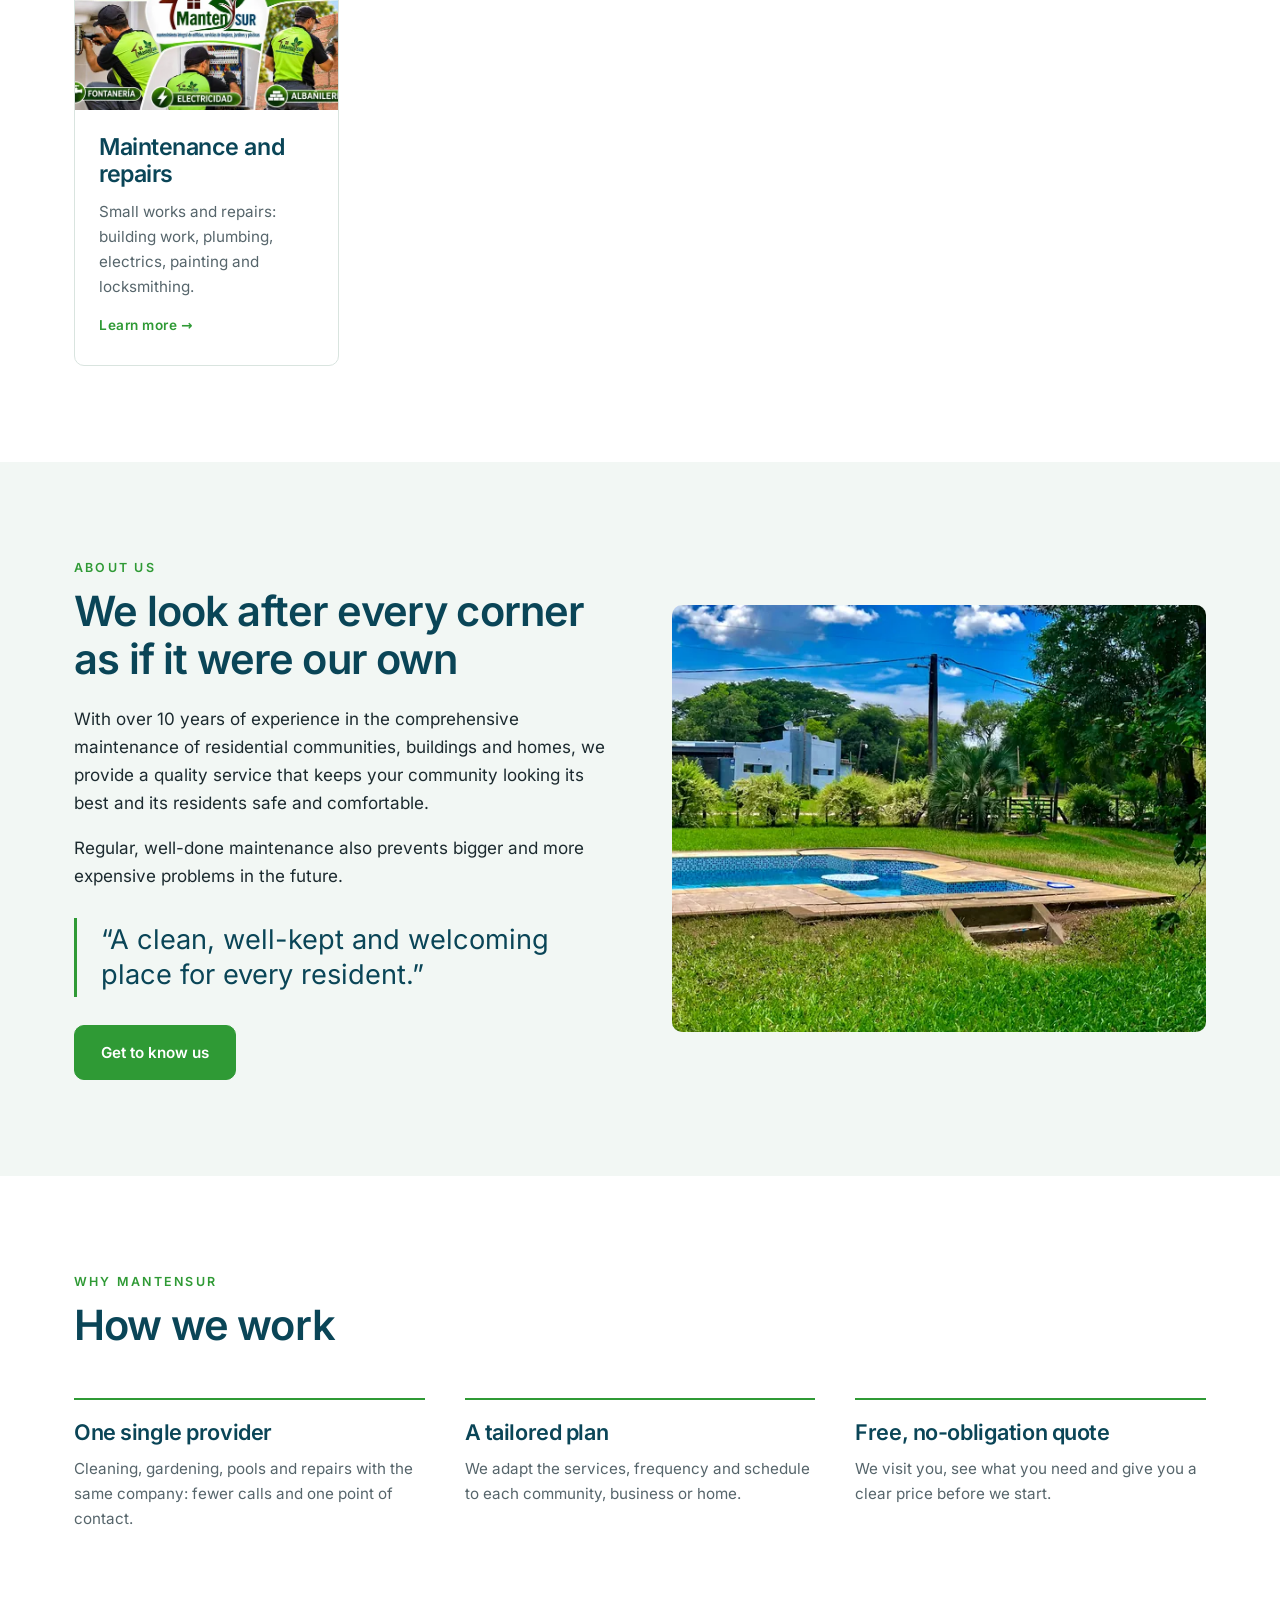
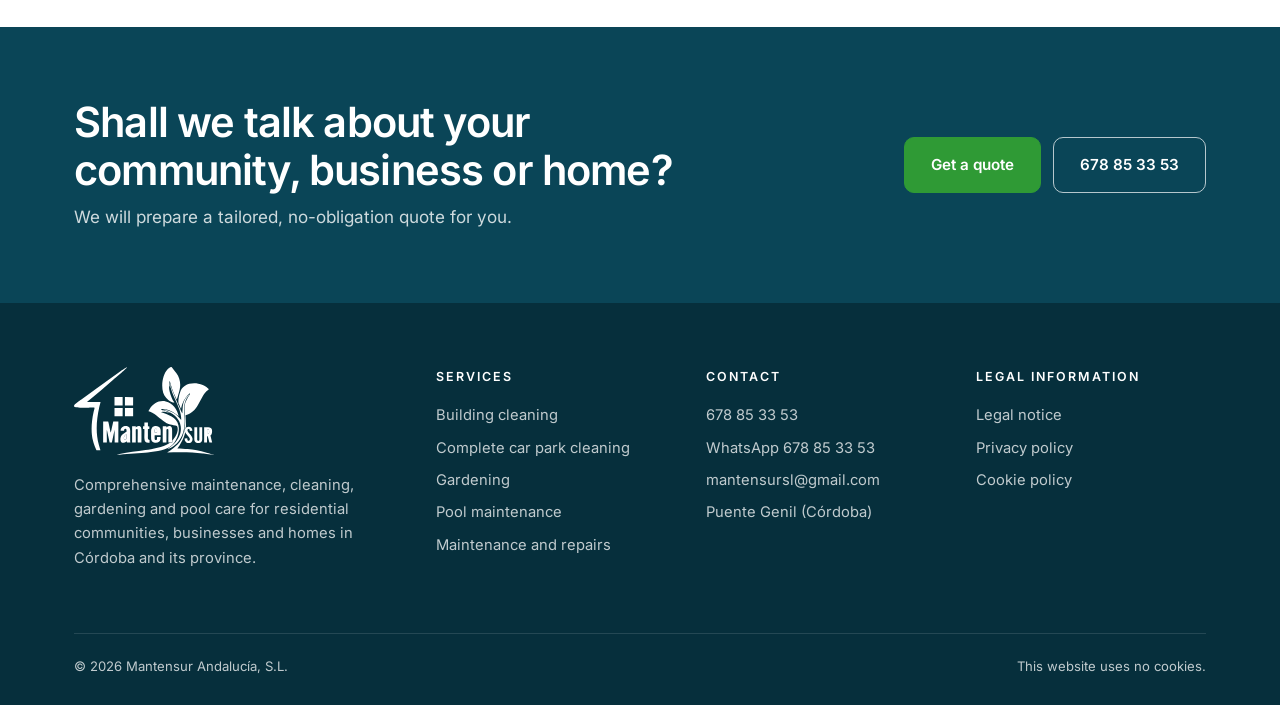
<file: en/index.html>
<!doctype html>
<html lang="en">
<head>
<meta charset="utf-8">
<meta name="viewport" content="width=device-width, initial-scale=1">
<title>Mantensur · Building maintenance, cleaning, gardening and pools in Córdoba</title>
<meta name="description" content="Comprehensive maintenance for residential communities, businesses and homes in Córdoba and its province: building cleaning, gardening, pool maintenance and repairs. Free, no-obligation quote.">
<link rel="canonical" href="https://www.mantensur.com/en/">
<link rel="alternate" hreflang="es" href="https://www.mantensur.com/"><link rel="alternate" hreflang="en" href="https://www.mantensur.com/en/"><link rel="alternate" hreflang="x-default" href="https://www.mantensur.com/">
<meta property="og:type" content="website">
<meta property="og:title" content="Mantensur · Building maintenance, cleaning, gardening and pools in Córdoba">
<meta property="og:description" content="Comprehensive maintenance for residential communities, businesses and homes in Córdoba and its province: building cleaning, gardening, pool maintenance and repairs. Free, no-obligation quote.">
<meta property="og:url" content="https://www.mantensur.com/en/">
<meta property="og:image" content="https://www.mantensur.com/img/compartir.jpg">
<meta property="og:locale" content="en_GB">
<meta name="theme-color" content="#0a4557">
<link rel="icon" href="/favicon.svg" type="image/svg+xml">
<link rel="preload" href="/fuentes/inter-latin-400-normal.woff2" as="font" type="font/woff2" crossorigin>
<link rel="stylesheet" href="/estilo.css?v=f1481cd4">
<script type="application/ld+json">{"@context": "https://schema.org", "@type": "HomeAndConstructionBusiness", "name": "Mantensur Andalucía, S.L.", "alternateName": "Mantensur", "url": "https://www.mantensur.com/en/", "image": "https://www.mantensur.com/img/compartir.jpg", "logo": "https://www.mantensur.com/img/logo.svg", "telephone": "+34678853353", "email": "mantensursl@gmail.com", "description": "Comprehensive maintenance for residential communities, businesses and homes in Córdoba and its province: building cleaning, gardening, pool maintenance and repairs. Free, no-obligation quote.", "address": {"@type": "PostalAddress", "postalCode": "14500", "addressLocality": "Puente Genil", "addressRegion": "Córdoba", "addressCountry": "ES"}, "areaServed": {"@type": "AdministrativeArea", "name": "Provincia de Córdoba"}}</script>
</head>
<body>
<a class="saltar" href="#contenido">Skip to content</a>
<header class="cabecera"><div class="contenedor">
<a class="logo" href="/en/" aria-label="Mantensur, go to the home page"><img src="/img/logo.svg?v=1" width="3146" height="1975" alt="Mantensur"></a>
<nav aria-label="Main menu"><ul class="menu"><li><a href="/en/" aria-current="page">Home</a></li><li><a href="/en/services/">Services</a></li><li><a href="/en/about/">About us</a></li><li><a href="/en/contact/">Contact</a></li></ul></nav>
<div class="idiomas"><button type="button" aria-expanded="false" aria-label="Change language">EN ▾</button><ul><li><a href="/" hreflang="es" lang="es">Español</a></li><li><a href="/en/" hreflang="en" lang="en" aria-current="true">English</a></li></ul></div>
<button class="boton-menu" type="button" aria-expanded="false" aria-label="Open the menu"><svg viewBox="0 0 24 24" fill="none" stroke="currentColor" stroke-width="1.8"><path d="M4 7h16M4 12h16M4 17h16"/></svg></button>
</div></header>
<main id="contenido">
<section class="portada">
<picture><img src="/img/portada-1920.webp?v=65b18720" srcset="/img/portada-768.webp?v=8f321434 768w, /img/portada-1280.webp?v=d0c0d764 1280w, /img/portada-1920.webp?v=65b18720 1920w" sizes="100vw" alt="Community swimming pool in a residential complex surrounded by gardens" loading="eager" decoding="async" fetchpriority="high"></picture>
<div class="contenedor">
<span class="antetitulo">Córdoba and province · Over 10 years of experience</span>
<h1>Your community, always spotless</h1>
<p>Cleaning, gardening, pools and repairs from a single team. We take care of the maintenance so you only have to enjoy it.</p>
<div class="acciones"><a class="boton" href="/en/contact/">Get a quote</a><a class="boton claro" href="/en/services/">Our services</a></div>
<div class="cifras"><div><b>10+</b><span>years of experience</span></div><div><b>5</b><span>services in one</span></div><div><b>Córdoba</b><span>and the whole province</span></div></div>
</div></section>

<section class="seccion"><div class="contenedor">
<div class="cabeza"><span class="antetitulo">What we do</span><h2>All your maintenance, one provider</h2><p>We combine the services each community, business or home needs into a tailored plan.</p></div>
<div class="servicios"><a class="servicio" href="/en/services/#limpieza-de-edificios">
<img src="/img/limpieza-1100.webp?v=dc2efbbf" srcset="/img/limpieza-640.webp?v=5e96f735 640w, /img/limpieza-1100.webp?v=dc2efbbf 1100w" sizes="(max-width:600px) 100vw, (max-width:1080px) 50vw, 280px" alt="Mantensur cleaner mopping the floor of a lobby" loading="lazy" decoding="async">
<div><h3>Building cleaning</h3><p>Cleaning of entrances, stairs, common areas, offices and premises, as often as you need.</p><span>Learn more →</span></div></a><a class="servicio" href="/en/services/#limpieza-integral-de-parking">
<img src="/img/parking-1100.webp?v=8e095142" srcset="/img/parking-640.webp?v=b16490be 640w, /img/parking-1100.webp?v=8e095142 1100w" sizes="(max-width:600px) 100vw, (max-width:1080px) 50vw, 280px" alt="Community car park with a freshly cleaned floor" loading="lazy" decoding="async">
<div><h3>Complete car park cleaning</h3><p>Deep cleaning of car parks and garages: floors, ramps, walls and walkways.</p><span>Learn more →</span></div></a><a class="servicio" href="/en/services/#jardineria">
<img src="/img/jardineria-1100.webp?v=0a91da84" srcset="/img/jardineria-640.webp?v=73333288 640w, /img/jardineria-1100.webp?v=0a91da84 1100w" sizes="(max-width:600px) 100vw, (max-width:1080px) 50vw, 280px" alt="Gardener mowing the lawn with a lawn mower" loading="lazy" decoding="async">
<div><h3>Gardening</h3><p>Year-round maintenance of gardens and green areas: pruning, watering, lawns and plants.</p><span>Learn more →</span></div></a><a class="servicio" href="/en/services/#mantenimiento-de-piscinas">
<img src="/img/piscinas-1100.webp?v=a8974e37" srcset="/img/piscinas-640.webp?v=615e031b 640w, /img/piscinas-1100.webp?v=a8974e37 1100w" sizes="(max-width:600px) 100vw, (max-width:1080px) 50vw, 280px" alt="Private swimming pool with lawn and decking" loading="lazy" decoding="async">
<div><h3>Pool maintenance</h3><p>Cleaning, water treatment and set-up of community and private swimming pools.</p><span>Learn more →</span></div></a><a class="servicio" href="/en/services/#mantenimiento-y-reparaciones">
<img src="/img/reparaciones2-1100.webp?v=25119165" srcset="/img/reparaciones2-640.webp?v=c30a1226 640w, /img/reparaciones2-1100.webp?v=25119165 1100w" sizes="(max-width:600px) 100vw, (max-width:1080px) 50vw, 280px" alt="Mantensur workers painting, welding, plumbing, doing electrical and building work" loading="lazy" decoding="async">
<div><h3>Maintenance and repairs</h3><p>Small works and repairs: building work, plumbing, electrics, painting and locksmithing.</p><span>Learn more →</span></div></a></div>
</div></section>

<section class="seccion papel"><div class="contenedor dos">
<div><span class="antetitulo">About us</span><h2>We look after every corner as if it were our own</h2>
<p>With over 10 years of experience in the comprehensive maintenance of residential communities, buildings and homes, we provide a quality service that keeps your community looking its best and its residents safe and comfortable.</p><p>Regular, well-done maintenance also prevents bigger and more expensive problems in the future.</p>
<p class="cita">“A clean, well-kept and welcoming place for every resident.”</p>
<a class="boton" href="/en/about/">Get to know us</a>
</div>
<div><img src="/img/jardin-1600.webp?v=dee39791" srcset="/img/jardin-640.webp?v=f608b4de 640w, /img/jardin-1100.webp?v=9da843fe 1100w, /img/jardin-1600.webp?v=dee39791 1600w" sizes="(max-width:900px) 100vw, 560px" alt="Well-kept lawn and swimming pool" loading="lazy" decoding="async"></div>
</div></section>

<section class="seccion"><div class="contenedor">
<div class="cabeza"><span class="antetitulo">Why Mantensur</span><h2>How we work</h2></div>
<div class="ventajas"><div class="ventaja"><h3>One single provider</h3><p>Cleaning, gardening, pools and repairs with the same company: fewer calls and one point of contact.</p></div><div class="ventaja"><h3>A tailored plan</h3><p>We adapt the services, frequency and schedule to each community, business or home.</p></div><div class="ventaja"><h3>Free, no-obligation quote</h3><p>We visit you, see what you need and give you a clear price before we start.</p></div></div>
</div></section>
<section class="llamada"><div class="contenedor">
<div><h2>Shall we talk about your community, business or home?</h2><p>We will prepare a tailored, no-obligation quote for you.</p></div>
<div style="display:flex;gap:12px;flex-wrap:wrap"><a class="boton" href="/en/contact/">Get a quote</a><a class="boton claro" href="tel:+34678853353">678 85 33 53</a></div>
</div></section>
</main>
<footer class="pie"><div class="contenedor">
<div class="rejilla">
<div><a class="logo" href="/en/" aria-label="Mantensur, go to the home page"><img src="/img/logo-blanco.svg?v=1" width="3146" height="1975" alt="Mantensur"></a><p style="margin-top:18px">Comprehensive maintenance, cleaning, gardening and pool care for residential communities, businesses and homes in Córdoba and its province.</p></div>
<div><h4>Services</h4><ul><li><a href="/en/services/#limpieza-de-edificios">Building cleaning</a></li><li><a href="/en/services/#limpieza-integral-de-parking">Complete car park cleaning</a></li><li><a href="/en/services/#jardineria">Gardening</a></li><li><a href="/en/services/#mantenimiento-de-piscinas">Pool maintenance</a></li><li><a href="/en/services/#mantenimiento-y-reparaciones">Maintenance and repairs</a></li></ul></div>
<div><h4>Contact</h4><ul>
<li><a href="tel:+34678853353">678 85 33 53</a></li>
<li><a href="https://wa.me/34678853353" target="_blank" rel="noopener" title="WhatsApp">WhatsApp <span style="white-space:nowrap">678 85 33 53</span></a></li>
<li><a href="mailto:mantensursl@gmail.com">mantensursl@gmail.com</a></li>
<li>Puente Genil (Córdoba)</li></ul></div>
<div><h4>Legal information</h4><ul><li><a href="/en/legal-notice/">Legal notice</a></li><li><a href="/en/privacy/">Privacy policy</a></li><li><a href="/en/cookies/">Cookie policy</a></li></ul></div>
</div>
<div class="bajo"><span>© 2026 Mantensur Andalucía, S.L.</span><span>This website uses no cookies.</span></div>
</div></footer>
<script src="/web.js" defer></script>
</body>
</html>
</file>
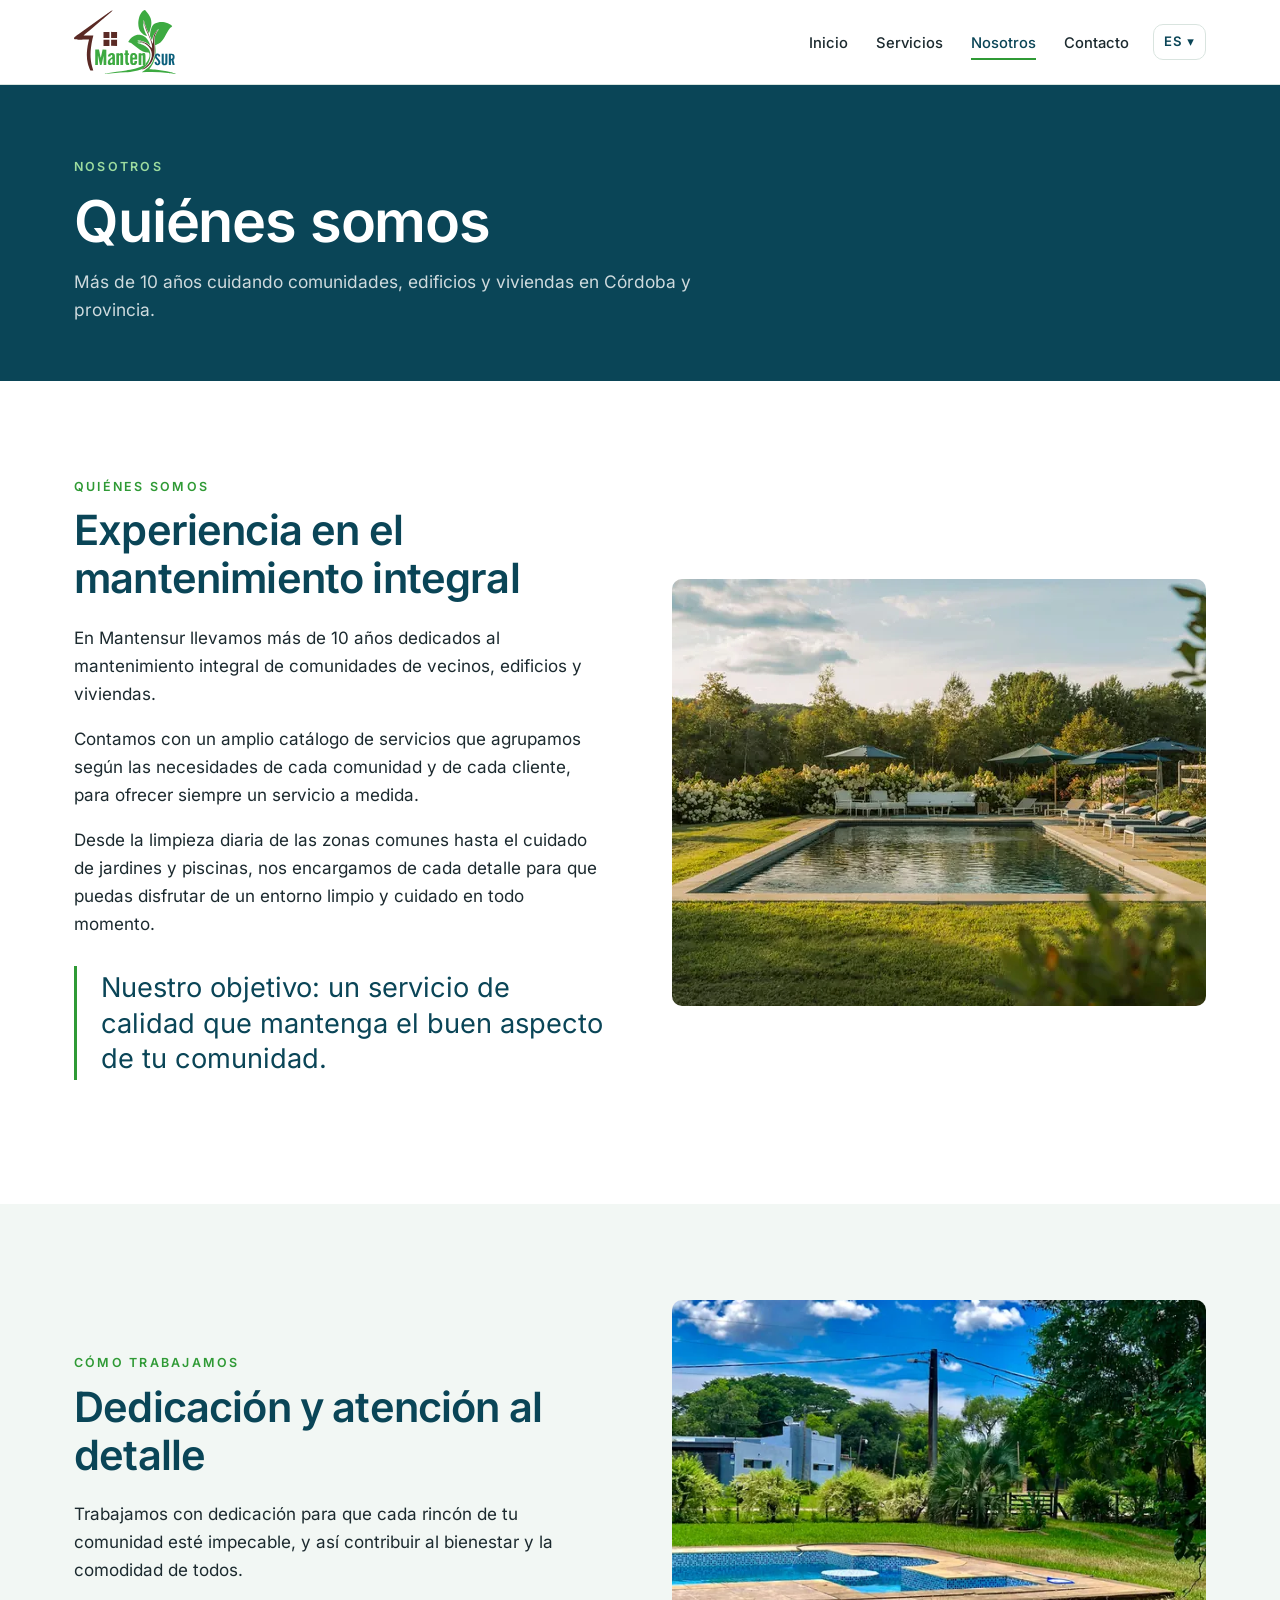
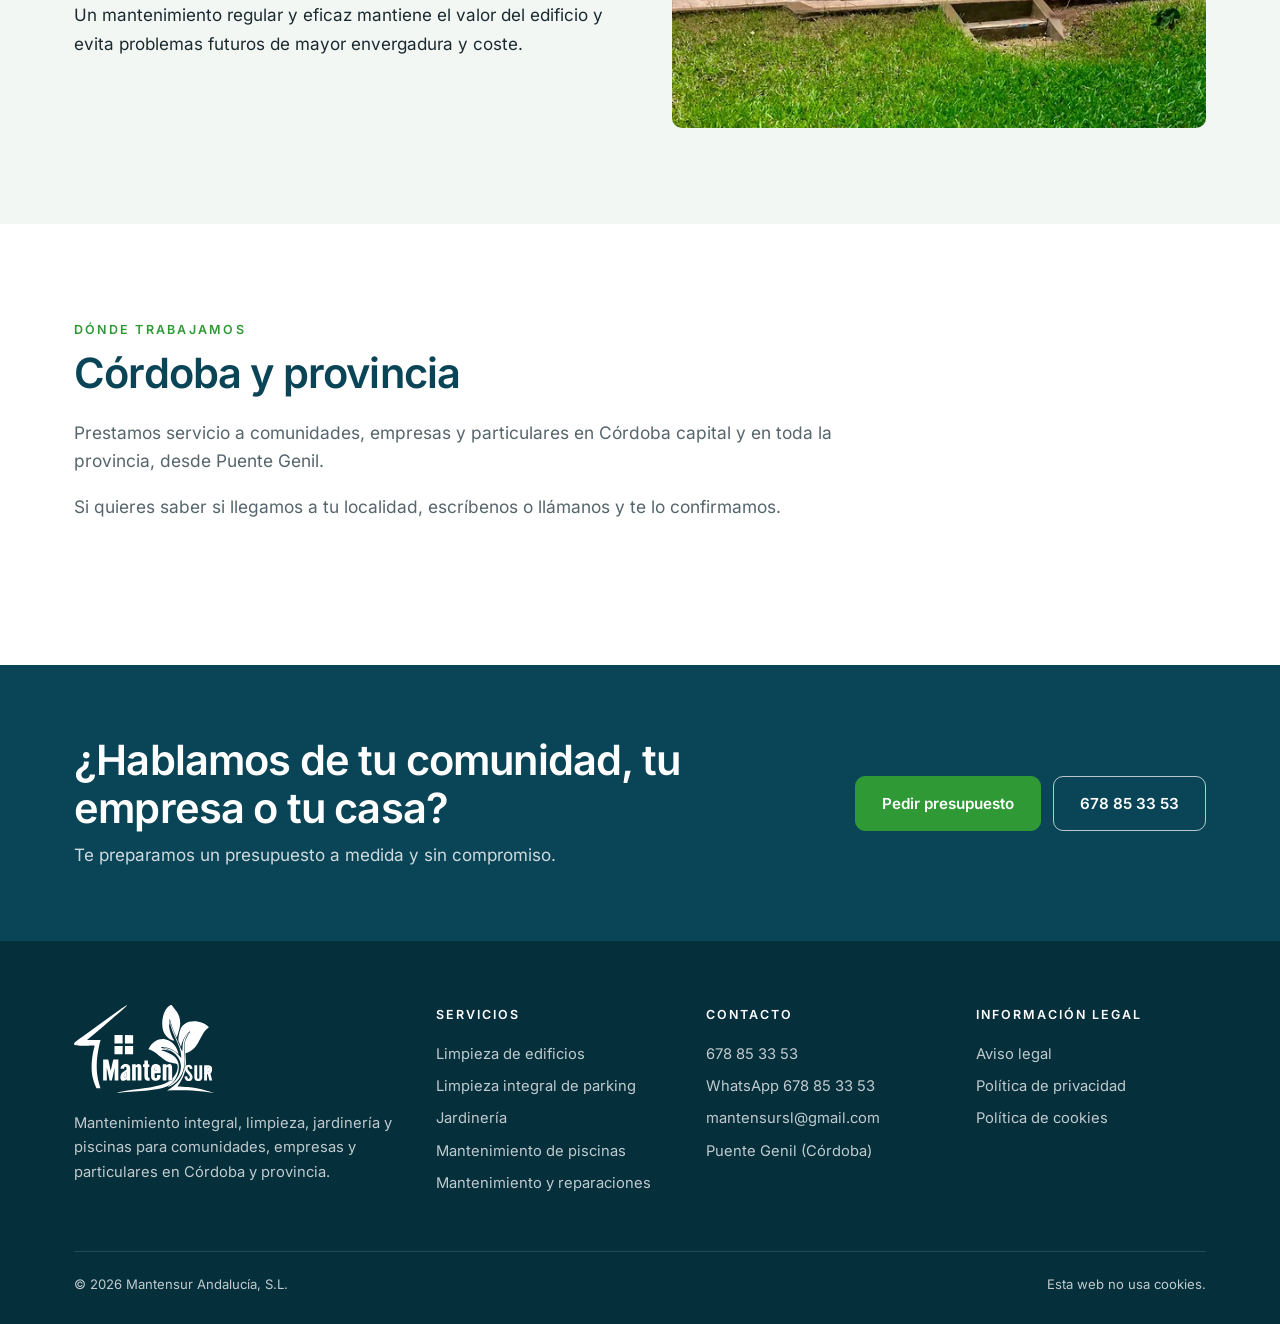
<file: nosotros/index.html>
<!doctype html>
<html lang="es">
<head>
<meta charset="utf-8">
<meta name="viewport" content="width=device-width, initial-scale=1">
<title>Quiénes somos · Mantensur</title>
<meta name="description" content="Mantensur: más de 10 años de experiencia en el mantenimiento integral de comunidades, edificios y viviendas en Córdoba y provincia.">
<link rel="canonical" href="https://www.mantensur.com/nosotros/">
<link rel="alternate" hreflang="es" href="https://www.mantensur.com/nosotros/"><link rel="alternate" hreflang="en" href="https://www.mantensur.com/en/about/"><link rel="alternate" hreflang="x-default" href="https://www.mantensur.com/nosotros/">
<meta property="og:type" content="website">
<meta property="og:title" content="Quiénes somos · Mantensur">
<meta property="og:description" content="Mantensur: más de 10 años de experiencia en el mantenimiento integral de comunidades, edificios y viviendas en Córdoba y provincia.">
<meta property="og:url" content="https://www.mantensur.com/nosotros/">
<meta property="og:image" content="https://www.mantensur.com/img/compartir.jpg">
<meta property="og:locale" content="es_ES">
<meta name="theme-color" content="#0a4557">
<link rel="icon" href="/favicon.svg" type="image/svg+xml">
<link rel="preload" href="/fuentes/inter-latin-400-normal.woff2" as="font" type="font/woff2" crossorigin>
<link rel="stylesheet" href="/estilo.css?v=f1481cd4">

</head>
<body>
<a class="saltar" href="#contenido">Saltar al contenido</a>
<header class="cabecera"><div class="contenedor">
<a class="logo" href="/" aria-label="Mantensur, ir al inicio"><img src="/img/logo.svg?v=1" width="3146" height="1975" alt="Mantensur"></a>
<nav aria-label="Menú principal"><ul class="menu"><li><a href="/">Inicio</a></li><li><a href="/servicios/">Servicios</a></li><li><a href="/nosotros/" aria-current="page">Nosotros</a></li><li><a href="/contacto/">Contacto</a></li></ul></nav>
<div class="idiomas"><button type="button" aria-expanded="false" aria-label="Cambiar de idioma">ES ▾</button><ul><li><a href="/nosotros/" hreflang="es" lang="es" aria-current="true">Español</a></li><li><a href="/en/about/" hreflang="en" lang="en">English</a></li></ul></div>
<button class="boton-menu" type="button" aria-expanded="false" aria-label="Abrir el menú"><svg viewBox="0 0 24 24" fill="none" stroke="currentColor" stroke-width="1.8"><path d="M4 7h16M4 12h16M4 17h16"/></svg></button>
</div></header>
<main id="contenido">
<section class="titular"><div class="contenedor"><span class="antetitulo">Nosotros</span><h1>Quiénes somos</h1><p>Más de 10 años cuidando comunidades, edificios y viviendas en Córdoba y provincia.</p></div></section><section class="seccion"><div class="contenedor dos"><div><span class="antetitulo">Quiénes somos</span><h2>Experiencia en el mantenimiento integral</h2><p>En Mantensur llevamos más de 10 años dedicados al mantenimiento integral de comunidades de vecinos, edificios y viviendas.</p><p>Contamos con un amplio catálogo de servicios que agrupamos según las necesidades de cada comunidad y de cada cliente, para ofrecer siempre un servicio a medida.</p><p>Desde la limpieza diaria de las zonas comunes hasta el cuidado de jardines y piscinas, nos encargamos de cada detalle para que puedas disfrutar de un entorno limpio y cuidado en todo momento.</p><p class="cita">Nuestro objetivo: un servicio de calidad que mantenga el buen aspecto de tu comunidad.</p></div><div><img src="/img/nosotros-1600.webp?v=b77d80e7" srcset="/img/nosotros-640.webp?v=5f070cc0 640w, /img/nosotros-1100.webp?v=b2f5c3c8 1100w, /img/nosotros-1600.webp?v=b77d80e7 1600w" sizes="(max-width:900px) 100vw, 560px" alt="Piscina comunitaria rodeada de jardín" loading="lazy" decoding="async"></div></div></section><section class="seccion papel"><div class="contenedor dos"><div><span class="antetitulo">Cómo trabajamos</span><h2>Dedicación y atención al detalle</h2><p>Trabajamos con dedicación para que cada rincón de tu comunidad esté impecable, y así contribuir al bienestar y la comodidad de todos.</p><p>Un mantenimiento regular y eficaz mantiene el valor del edificio y evita problemas futuros de mayor envergadura y coste.</p></div><div><img src="/img/jardin-1600.webp?v=dee39791" srcset="/img/jardin-640.webp?v=f608b4de 640w, /img/jardin-1100.webp?v=9da843fe 1100w, /img/jardin-1600.webp?v=dee39791 1600w" sizes="(max-width:900px) 100vw, 560px" alt="Jardín con césped y piscina" loading="lazy" decoding="async"></div></div></section><section class="seccion"><div class="contenedor"><div class="cabeza" style="max-width:820px"><span class="antetitulo">Dónde trabajamos</span><h2>Córdoba y provincia</h2><p>Prestamos servicio a comunidades, empresas y particulares en Córdoba capital y en toda la provincia, desde Puente Genil.</p><p>Si quieres saber si llegamos a tu localidad, escríbenos o llámanos y te lo confirmamos.</p></div></div></section><section class="llamada"><div class="contenedor">
<div><h2>¿Hablamos de tu comunidad, tu empresa o tu casa?</h2><p>Te preparamos un presupuesto a medida y sin compromiso.</p></div>
<div style="display:flex;gap:12px;flex-wrap:wrap"><a class="boton" href="/contacto/">Pedir presupuesto</a><a class="boton claro" href="tel:+34678853353">678 85 33 53</a></div>
</div></section>
</main>
<footer class="pie"><div class="contenedor">
<div class="rejilla">
<div><a class="logo" href="/" aria-label="Mantensur, ir al inicio"><img src="/img/logo-blanco.svg?v=1" width="3146" height="1975" alt="Mantensur"></a><p style="margin-top:18px">Mantenimiento integral, limpieza, jardinería y piscinas para comunidades, empresas y particulares en Córdoba y provincia.</p></div>
<div><h4>Servicios</h4><ul><li><a href="/servicios/#limpieza-de-edificios">Limpieza de edificios</a></li><li><a href="/servicios/#limpieza-integral-de-parking">Limpieza integral de parking</a></li><li><a href="/servicios/#jardineria">Jardinería</a></li><li><a href="/servicios/#mantenimiento-de-piscinas">Mantenimiento de piscinas</a></li><li><a href="/servicios/#mantenimiento-y-reparaciones">Mantenimiento y reparaciones</a></li></ul></div>
<div><h4>Contacto</h4><ul>
<li><a href="tel:+34678853353">678 85 33 53</a></li>
<li><a href="https://wa.me/34678853353" target="_blank" rel="noopener" title="WhatsApp">WhatsApp <span style="white-space:nowrap">678 85 33 53</span></a></li>
<li><a href="mailto:mantensursl@gmail.com">mantensursl@gmail.com</a></li>
<li>Puente Genil (Córdoba)</li></ul></div>
<div><h4>Información legal</h4><ul><li><a href="/aviso-legal/">Aviso legal</a></li><li><a href="/privacidad/">Política de privacidad</a></li><li><a href="/cookies/">Política de cookies</a></li></ul></div>
</div>
<div class="bajo"><span>© 2026 Mantensur Andalucía, S.L.</span><span>Esta web no usa cookies.</span></div>
</div></footer>
<script src="/web.js" defer></script>
</body>
</html>
</file>
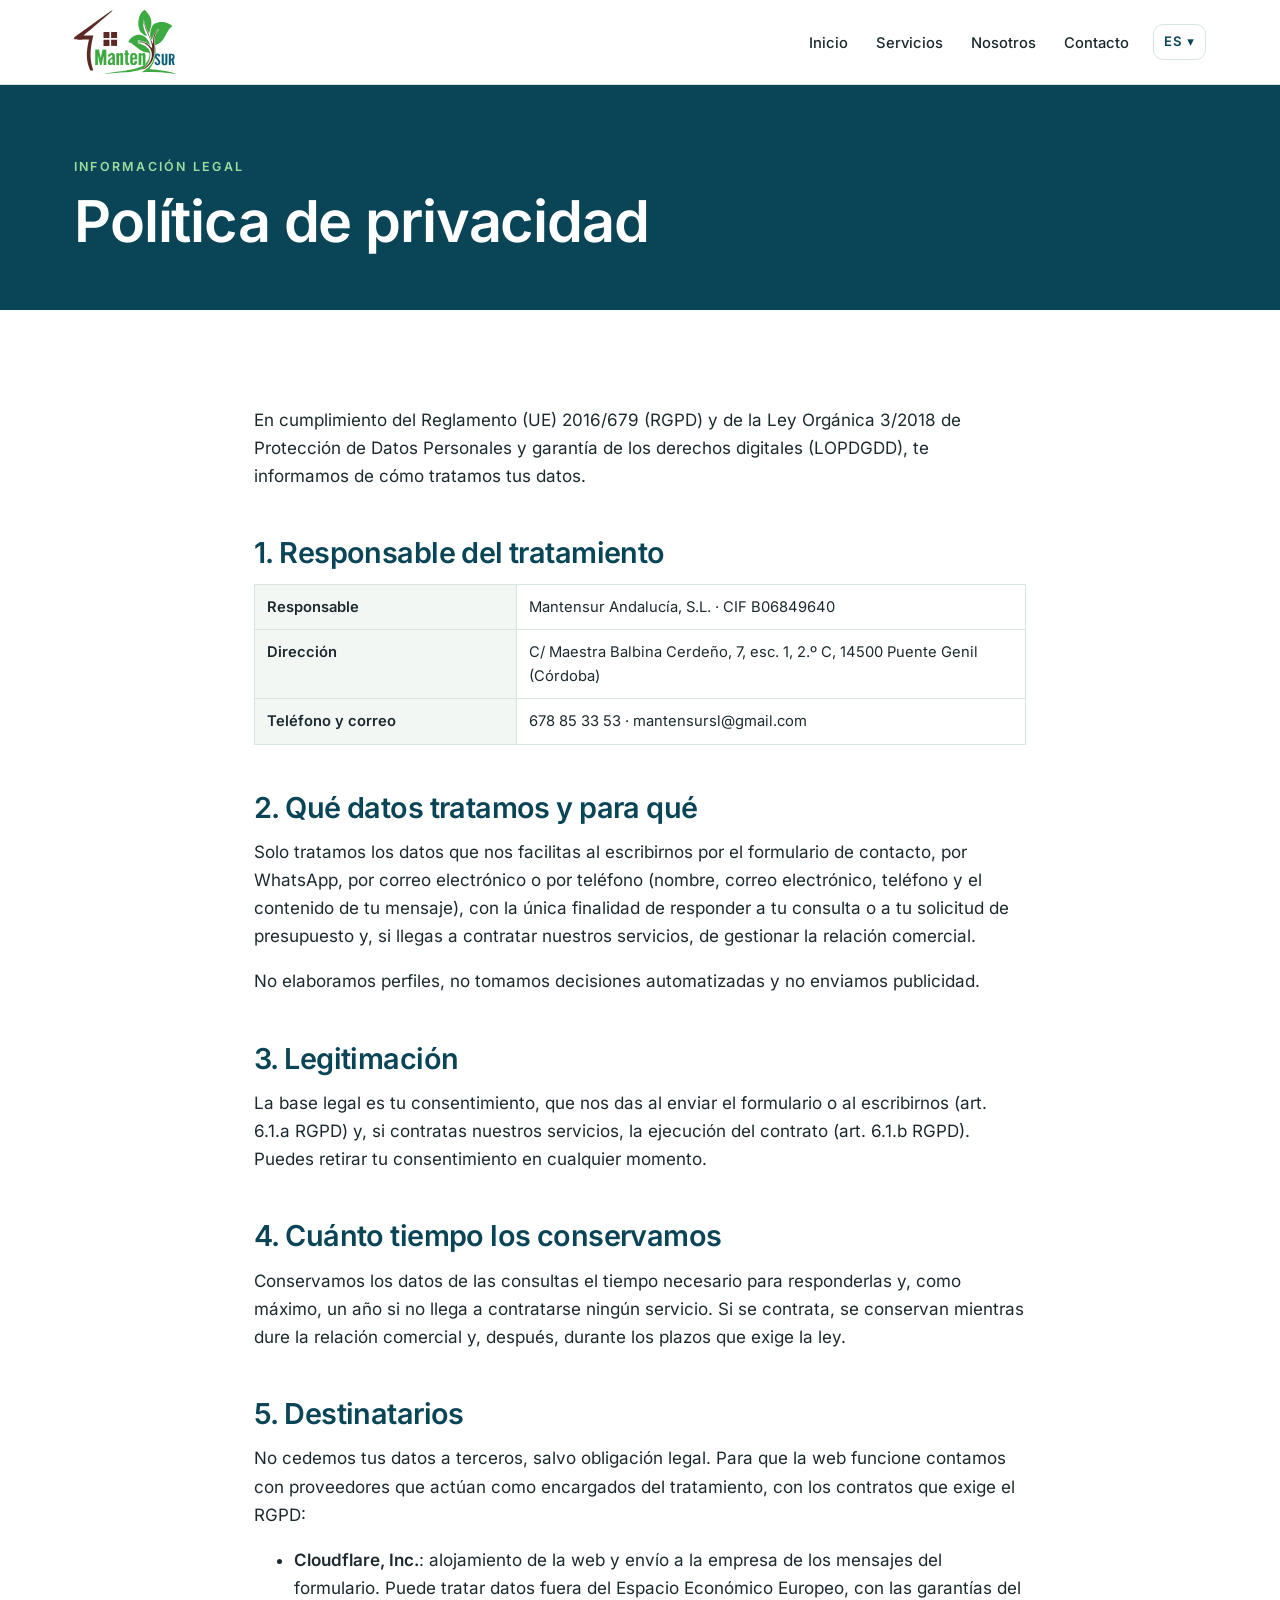
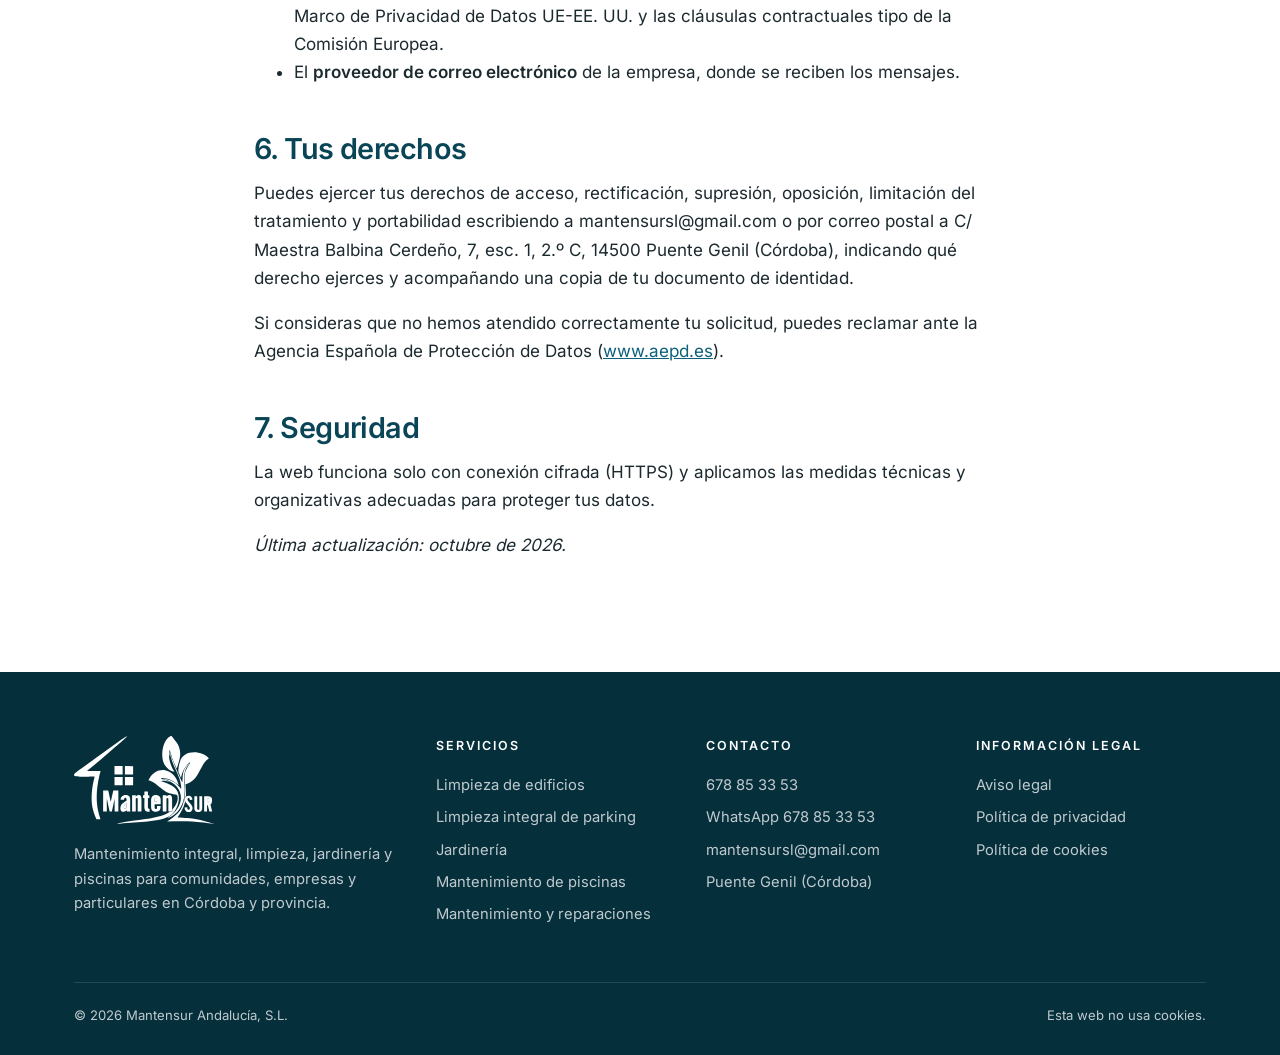
<file: privacidad/index.html>
<!doctype html>
<html lang="es">
<head>
<meta charset="utf-8">
<meta name="viewport" content="width=device-width, initial-scale=1">
<title>Política de privacidad · Mantensur</title>
<meta name="description" content="Cómo trata Mantensur Andalucía, S.L. los datos personales que recibe a través de esta web.">
<link rel="canonical" href="https://www.mantensur.com/privacidad/">
<link rel="alternate" hreflang="es" href="https://www.mantensur.com/privacidad/"><link rel="alternate" hreflang="en" href="https://www.mantensur.com/en/privacy/"><link rel="alternate" hreflang="x-default" href="https://www.mantensur.com/privacidad/">
<meta property="og:type" content="website">
<meta property="og:title" content="Política de privacidad · Mantensur">
<meta property="og:description" content="Cómo trata Mantensur Andalucía, S.L. los datos personales que recibe a través de esta web.">
<meta property="og:url" content="https://www.mantensur.com/privacidad/">
<meta property="og:image" content="https://www.mantensur.com/img/compartir.jpg">
<meta property="og:locale" content="es_ES">
<meta name="theme-color" content="#0a4557">
<link rel="icon" href="/favicon.svg" type="image/svg+xml">
<link rel="preload" href="/fuentes/inter-latin-400-normal.woff2" as="font" type="font/woff2" crossorigin>
<link rel="stylesheet" href="/estilo.css?v=f1481cd4">

</head>
<body>
<a class="saltar" href="#contenido">Saltar al contenido</a>
<header class="cabecera"><div class="contenedor">
<a class="logo" href="/" aria-label="Mantensur, ir al inicio"><img src="/img/logo.svg?v=1" width="3146" height="1975" alt="Mantensur"></a>
<nav aria-label="Menú principal"><ul class="menu"><li><a href="/">Inicio</a></li><li><a href="/servicios/">Servicios</a></li><li><a href="/nosotros/">Nosotros</a></li><li><a href="/contacto/">Contacto</a></li></ul></nav>
<div class="idiomas"><button type="button" aria-expanded="false" aria-label="Cambiar de idioma">ES ▾</button><ul><li><a href="/privacidad/" hreflang="es" lang="es" aria-current="true">Español</a></li><li><a href="/en/privacy/" hreflang="en" lang="en">English</a></li></ul></div>
<button class="boton-menu" type="button" aria-expanded="false" aria-label="Abrir el menú"><svg viewBox="0 0 24 24" fill="none" stroke="currentColor" stroke-width="1.8"><path d="M4 7h16M4 12h16M4 17h16"/></svg></button>
</div></header>
<main id="contenido">
<section class="titular"><div class="contenedor"><span class="antetitulo">Información legal</span><h1>Política de privacidad</h1></div></section><section class="seccion"><div class="contenedor legal">
<p>En cumplimiento del Reglamento (UE) 2016/679 (RGPD) y de la Ley Orgánica 3/2018 de Protección de Datos Personales y garantía de los derechos digitales (LOPDGDD), te informamos de cómo tratamos tus datos.</p>
<h2>1. Responsable del tratamiento</h2>
<table>
<tr><th>Responsable</th><td>Mantensur Andalucía, S.L. · CIF B06849640</td></tr>
<tr><th>Dirección</th><td>C/ Maestra Balbina Cerdeño, 7, esc. 1, 2.º C, 14500 Puente Genil (Córdoba)</td></tr>
<tr><th>Teléfono y correo</th><td>678 85 33 53 · mantensursl@gmail.com</td></tr>
</table>
<h2>2. Qué datos tratamos y para qué</h2>
<p>Solo tratamos los datos que nos facilitas al escribirnos por el formulario de contacto, por WhatsApp, por correo electrónico o por teléfono (nombre, correo electrónico, teléfono y el contenido de tu mensaje), con la única finalidad de responder a tu consulta o a tu solicitud de presupuesto y, si llegas a contratar nuestros servicios, de gestionar la relación comercial.</p>
<p>No elaboramos perfiles, no tomamos decisiones automatizadas y no enviamos publicidad.</p>
<h2>3. Legitimación</h2>
<p>La base legal es tu consentimiento, que nos das al enviar el formulario o al escribirnos (art. 6.1.a RGPD) y, si contratas nuestros servicios, la ejecución del contrato (art. 6.1.b RGPD). Puedes retirar tu consentimiento en cualquier momento.</p>
<h2>4. Cuánto tiempo los conservamos</h2>
<p>Conservamos los datos de las consultas el tiempo necesario para responderlas y, como máximo, un año si no llega a contratarse ningún servicio. Si se contrata, se conservan mientras dure la relación comercial y, después, durante los plazos que exige la ley.</p>
<h2>5. Destinatarios</h2>
<p>No cedemos tus datos a terceros, salvo obligación legal. Para que la web funcione contamos con proveedores que actúan como encargados del tratamiento, con los contratos que exige el RGPD:</p>
<ul>
<li><b>Cloudflare, Inc.</b>: alojamiento de la web y envío a la empresa de los mensajes del formulario. Puede tratar datos fuera del Espacio Económico Europeo, con las garantías del Marco de Privacidad de Datos UE-EE. UU. y las cláusulas contractuales tipo de la Comisión Europea.</li>
<li>El <b>proveedor de correo electrónico</b> de la empresa, donde se reciben los mensajes.</li>
</ul>
<h2>6. Tus derechos</h2>
<p>Puedes ejercer tus derechos de acceso, rectificación, supresión, oposición, limitación del tratamiento y portabilidad escribiendo a mantensursl@gmail.com o por correo postal a C/ Maestra Balbina Cerdeño, 7, esc. 1, 2.º C, 14500 Puente Genil (Córdoba), indicando qué derecho ejerces y acompañando una copia de tu documento de identidad.</p>
<p>Si consideras que no hemos atendido correctamente tu solicitud, puedes reclamar ante la Agencia Española de Protección de Datos (<a href="https://www.aepd.es" target="_blank" rel="noopener">www.aepd.es</a>).</p>
<h2>7. Seguridad</h2>
<p>La web funciona solo con conexión cifrada (HTTPS) y aplicamos las medidas técnicas y organizativas adecuadas para proteger tus datos.</p>
<p><em>Última actualización: octubre de 2026.</em></p>
</div></section>
</main>
<footer class="pie"><div class="contenedor">
<div class="rejilla">
<div><a class="logo" href="/" aria-label="Mantensur, ir al inicio"><img src="/img/logo-blanco.svg?v=1" width="3146" height="1975" alt="Mantensur"></a><p style="margin-top:18px">Mantenimiento integral, limpieza, jardinería y piscinas para comunidades, empresas y particulares en Córdoba y provincia.</p></div>
<div><h4>Servicios</h4><ul><li><a href="/servicios/#limpieza-de-edificios">Limpieza de edificios</a></li><li><a href="/servicios/#limpieza-integral-de-parking">Limpieza integral de parking</a></li><li><a href="/servicios/#jardineria">Jardinería</a></li><li><a href="/servicios/#mantenimiento-de-piscinas">Mantenimiento de piscinas</a></li><li><a href="/servicios/#mantenimiento-y-reparaciones">Mantenimiento y reparaciones</a></li></ul></div>
<div><h4>Contacto</h4><ul>
<li><a href="tel:+34678853353">678 85 33 53</a></li>
<li><a href="https://wa.me/34678853353" target="_blank" rel="noopener" title="WhatsApp">WhatsApp <span style="white-space:nowrap">678 85 33 53</span></a></li>
<li><a href="mailto:mantensursl@gmail.com">mantensursl@gmail.com</a></li>
<li>Puente Genil (Córdoba)</li></ul></div>
<div><h4>Información legal</h4><ul><li><a href="/aviso-legal/">Aviso legal</a></li><li><a href="/privacidad/">Política de privacidad</a></li><li><a href="/cookies/">Política de cookies</a></li></ul></div>
</div>
<div class="bajo"><span>© 2026 Mantensur Andalucía, S.L.</span><span>Esta web no usa cookies.</span></div>
</div></footer>
<script src="/web.js" defer></script>
</body>
</html>
</file>
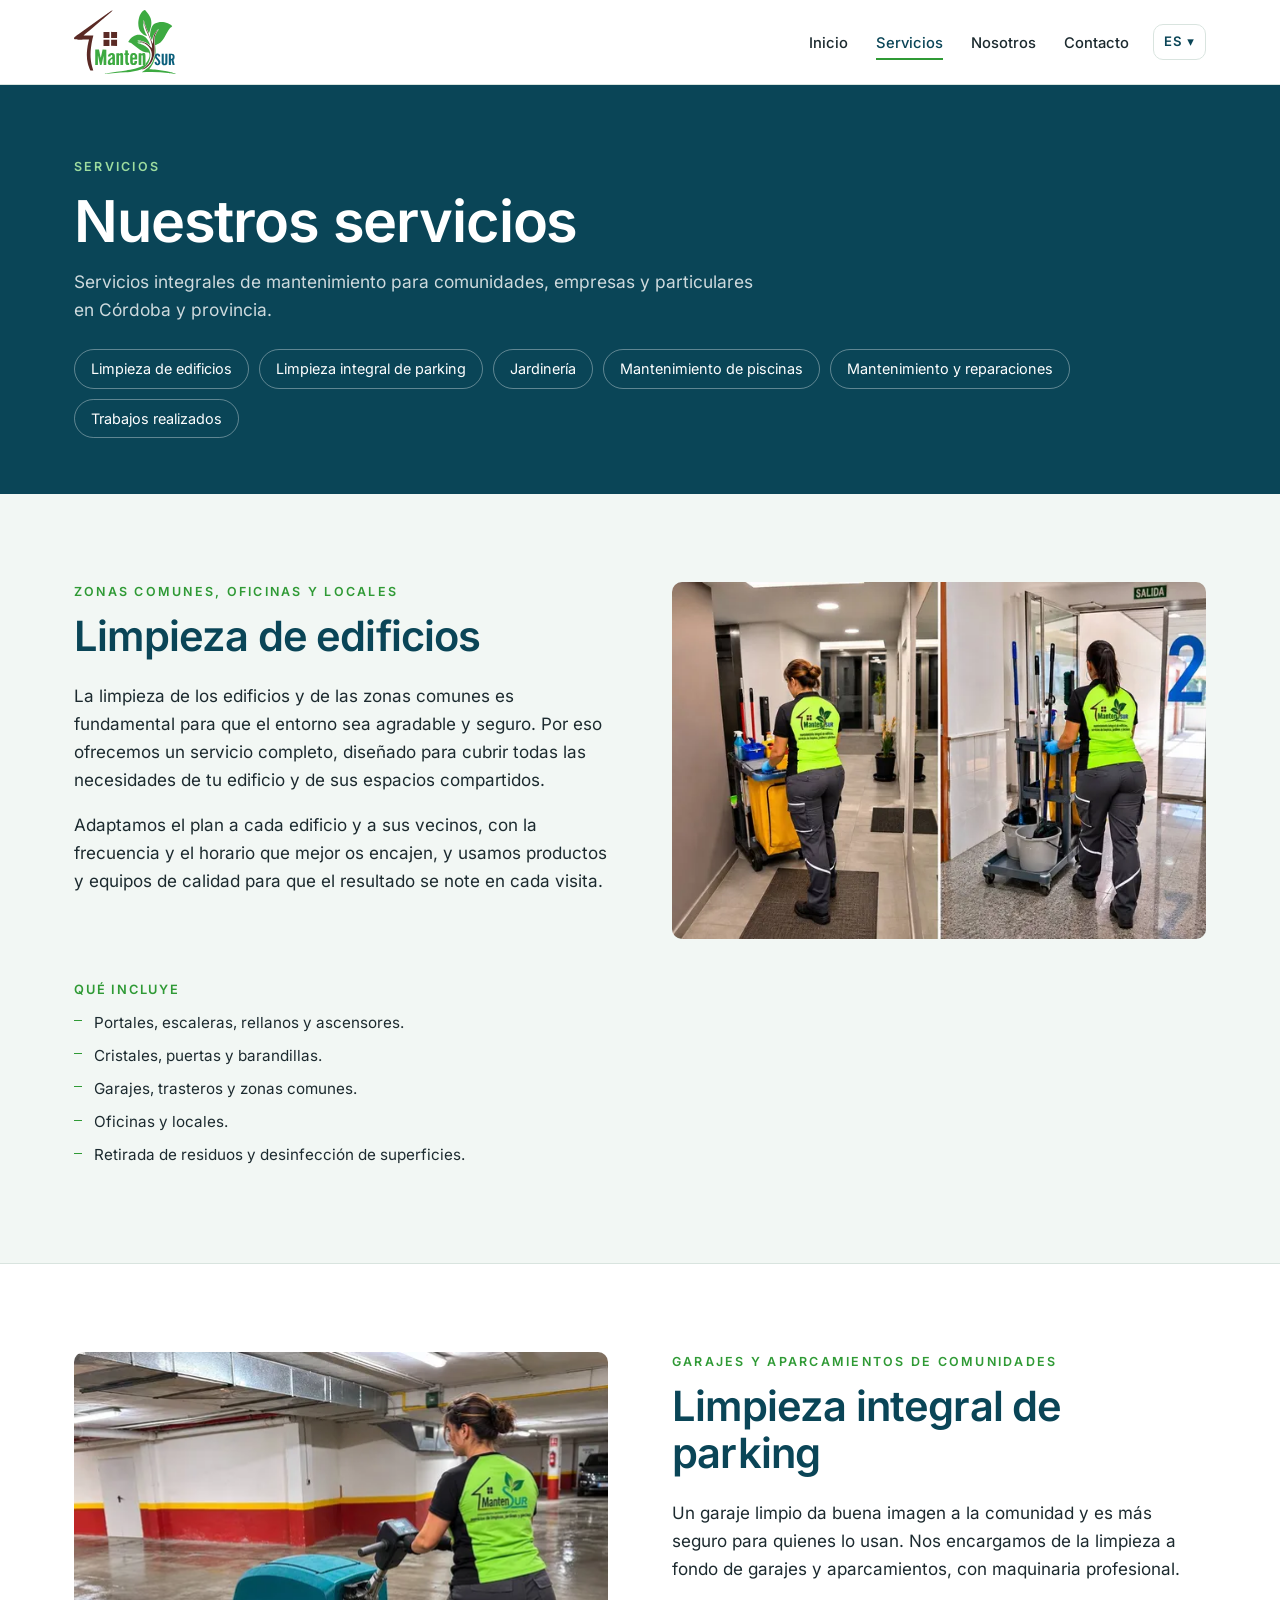
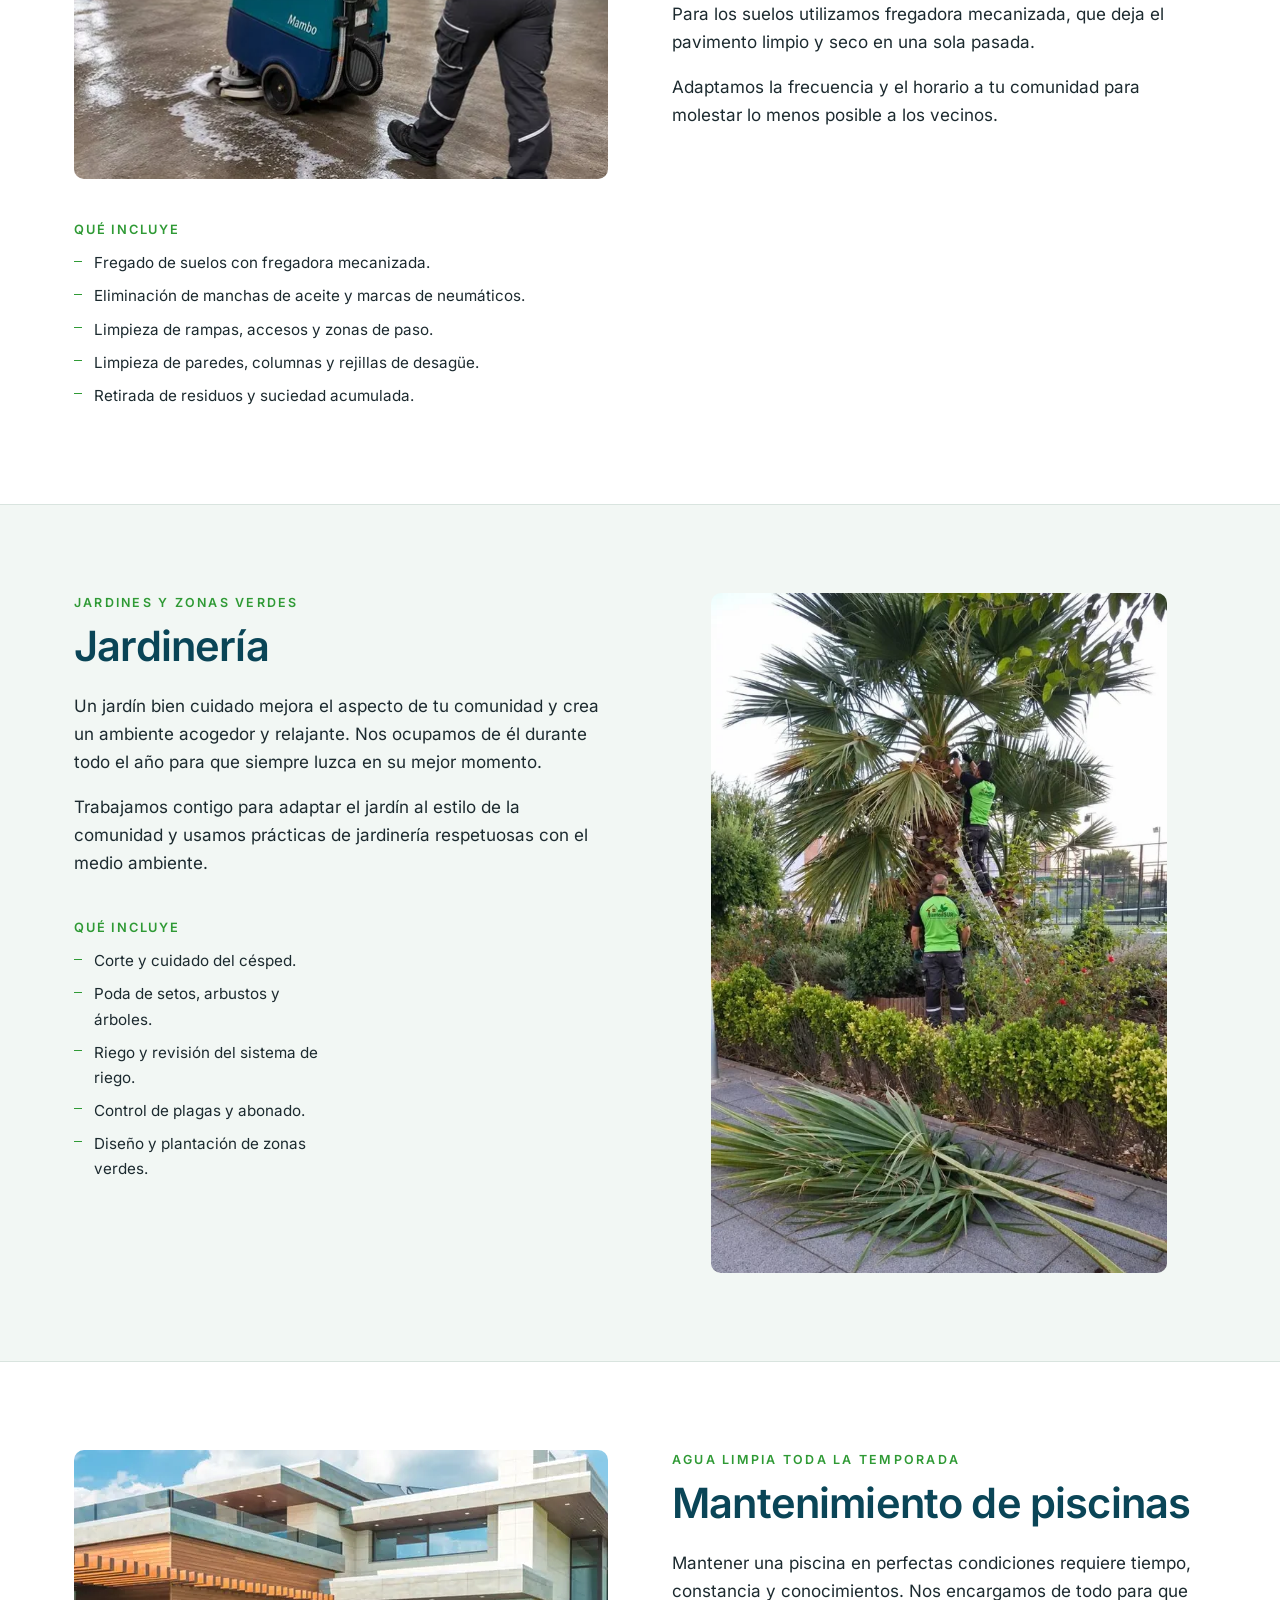
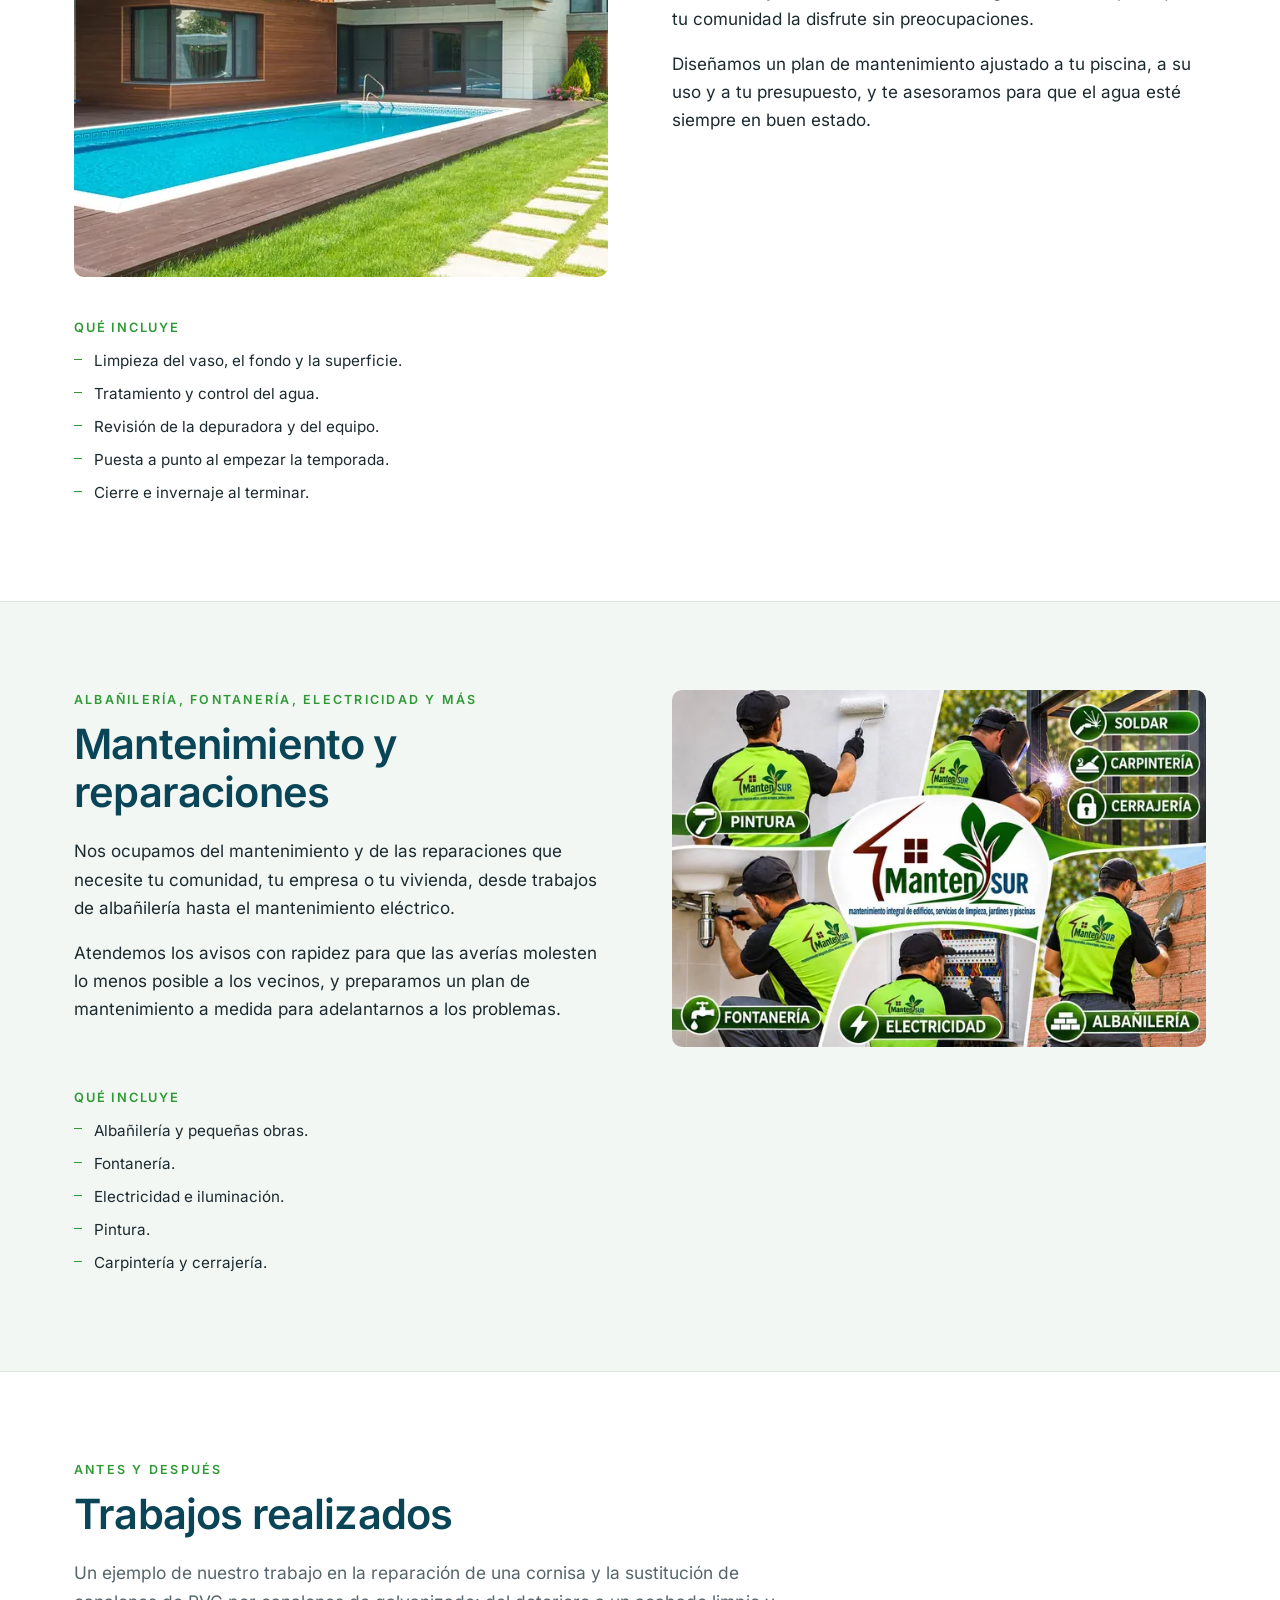
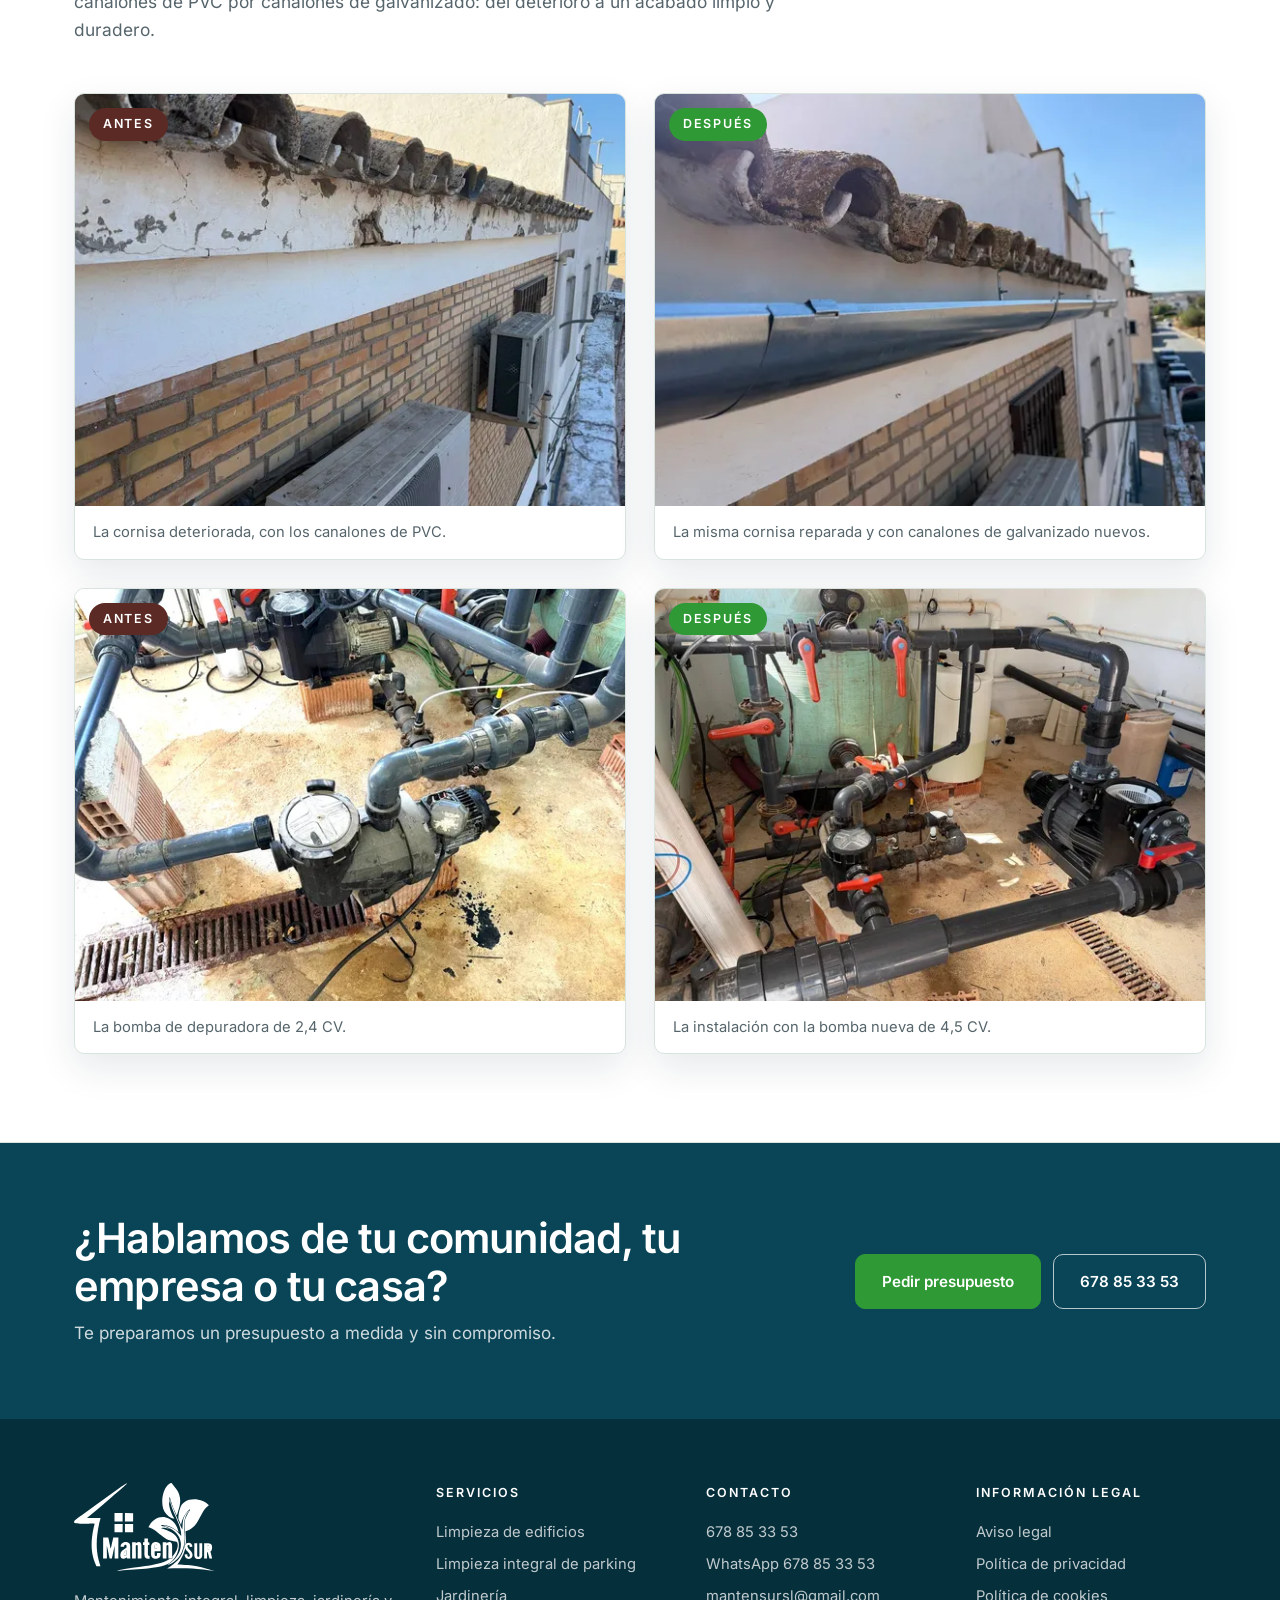
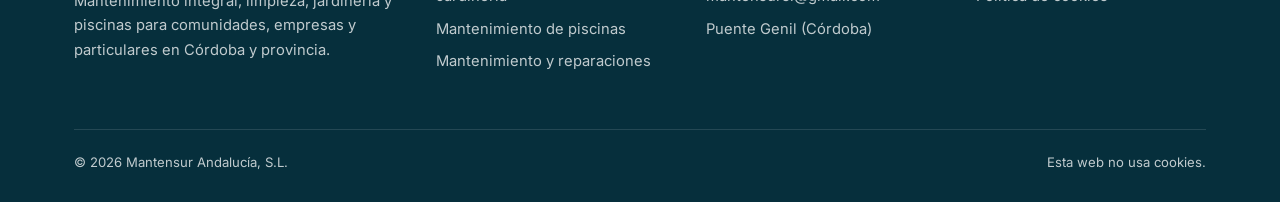
<file: servicios/index.html>
<!doctype html>
<html lang="es">
<head>
<meta charset="utf-8">
<meta name="viewport" content="width=device-width, initial-scale=1">
<title>Nuestros servicios · Mantensur</title>
<meta name="description" content="Limpieza de edificios, jardinería, mantenimiento de piscinas y reparaciones para comunidades, empresas y particulares en Córdoba y provincia.">
<link rel="canonical" href="https://www.mantensur.com/servicios/">
<link rel="alternate" hreflang="es" href="https://www.mantensur.com/servicios/"><link rel="alternate" hreflang="en" href="https://www.mantensur.com/en/services/"><link rel="alternate" hreflang="x-default" href="https://www.mantensur.com/servicios/">
<meta property="og:type" content="website">
<meta property="og:title" content="Nuestros servicios · Mantensur">
<meta property="og:description" content="Limpieza de edificios, jardinería, mantenimiento de piscinas y reparaciones para comunidades, empresas y particulares en Córdoba y provincia.">
<meta property="og:url" content="https://www.mantensur.com/servicios/">
<meta property="og:image" content="https://www.mantensur.com/img/compartir.jpg">
<meta property="og:locale" content="es_ES">
<meta name="theme-color" content="#0a4557">
<link rel="icon" href="/favicon.svg" type="image/svg+xml">
<link rel="preload" href="/fuentes/inter-latin-400-normal.woff2" as="font" type="font/woff2" crossorigin>
<link rel="stylesheet" href="/estilo.css?v=f1481cd4">

</head>
<body>
<a class="saltar" href="#contenido">Saltar al contenido</a>
<header class="cabecera"><div class="contenedor">
<a class="logo" href="/" aria-label="Mantensur, ir al inicio"><img src="/img/logo.svg?v=1" width="3146" height="1975" alt="Mantensur"></a>
<nav aria-label="Menú principal"><ul class="menu"><li><a href="/">Inicio</a></li><li><a href="/servicios/" aria-current="page">Servicios</a></li><li><a href="/nosotros/">Nosotros</a></li><li><a href="/contacto/">Contacto</a></li></ul></nav>
<div class="idiomas"><button type="button" aria-expanded="false" aria-label="Cambiar de idioma">ES ▾</button><ul><li><a href="/servicios/" hreflang="es" lang="es" aria-current="true">Español</a></li><li><a href="/en/services/" hreflang="en" lang="en">English</a></li></ul></div>
<button class="boton-menu" type="button" aria-expanded="false" aria-label="Abrir el menú"><svg viewBox="0 0 24 24" fill="none" stroke="currentColor" stroke-width="1.8"><path d="M4 7h16M4 12h16M4 17h16"/></svg></button>
</div></header>
<main id="contenido">
<section class="titular"><div class="contenedor"><span class="antetitulo">Servicios</span><h1>Nuestros servicios</h1><p>Servicios integrales de mantenimiento para comunidades, empresas y particulares en Córdoba y provincia.</p><div class="indice"><a href="#limpieza-de-edificios">Limpieza de edificios</a><a href="#limpieza-integral-de-parking">Limpieza integral de parking</a><a href="#jardineria">Jardinería</a><a href="#mantenimiento-de-piscinas">Mantenimiento de piscinas</a><a href="#mantenimiento-y-reparaciones">Mantenimiento y reparaciones</a><a href="#trabajos-realizados">Trabajos realizados</a></div></div></section><section class="detalle" id="limpieza-de-edificios"><div class="contenedor"><div class="dos"><div><span class="antetitulo">Zonas comunes, oficinas y locales</span><h2>Limpieza de edificios</h2><p>La limpieza de los edificios y de las zonas comunes es fundamental para que el entorno sea agradable y seguro. Por eso ofrecemos un servicio completo, diseñado para cubrir todas las necesidades de tu edificio y de sus espacios compartidos.</p><p>Adaptamos el plan a cada edificio y a sus vecinos, con la frecuencia y el horario que mejor os encajen, y usamos productos y equipos de calidad para que el resultado se note en cada visita.</p></div><div><img src="/img/limpieza-1100.webp?v=dc2efbbf" srcset="/img/limpieza-640.webp?v=5e96f735 640w, /img/limpieza-1100.webp?v=dc2efbbf 1100w" sizes="(max-width:900px) 100vw, 560px" alt="Limpiadora de Mantensur fregando el suelo de un vestíbulo" loading="lazy" decoding="async" class="entera"></div></div><div class="lista-tareas"><div class="tareas"><h4>Qué incluye</h4><ul><li>Portales, escaleras, rellanos y ascensores.</li><li>Cristales, puertas y barandillas.</li><li>Garajes, trasteros y zonas comunes.</li><li>Oficinas y locales.</li><li>Retirada de residuos y desinfección de superficies.</li></ul></div></div></div></section><section class="detalle" id="limpieza-integral-de-parking"><div class="contenedor"><div class="dos"><div><img src="/img/parking-1100.webp?v=8e095142" srcset="/img/parking-640.webp?v=b16490be 640w, /img/parking-1100.webp?v=8e095142 1100w" sizes="(max-width:900px) 100vw, 560px" alt="Garaje comunitario con el suelo recién fregado" loading="lazy" decoding="async"></div><div><span class="antetitulo">Garajes y aparcamientos de comunidades</span><h2>Limpieza integral de parking</h2><p>Un garaje limpio da buena imagen a la comunidad y es más seguro para quienes lo usan. Nos encargamos de la limpieza a fondo de garajes y aparcamientos, con maquinaria profesional.</p><p>Para los suelos utilizamos fregadora mecanizada, que deja el pavimento limpio y seco en una sola pasada.</p><p>Adaptamos la frecuencia y el horario a tu comunidad para molestar lo menos posible a los vecinos.</p></div></div><div class="lista-tareas"><div class="tareas"><h4>Qué incluye</h4><ul><li>Fregado de suelos con fregadora mecanizada.</li><li>Eliminación de manchas de aceite y marcas de neumáticos.</li><li>Limpieza de rampas, accesos y zonas de paso.</li><li>Limpieza de paredes, columnas y rejillas de desagüe.</li><li>Retirada de residuos y suciedad acumulada.</li></ul></div></div></div></section><section class="detalle" id="jardineria"><div class="contenedor"><div class="dos"><div><span class="antetitulo">Jardines y zonas verdes</span><h2>Jardinería</h2><p>Un jardín bien cuidado mejora el aspecto de tu comunidad y crea un ambiente acogedor y relajante. Nos ocupamos de él durante todo el año para que siempre luzca en su mejor momento.</p><p>Trabajamos contigo para adaptar el jardín al estilo de la comunidad y usamos prácticas de jardinería respetuosas con el medio ambiente.</p><div class="lista-tareas"><div class="tareas"><h4>Qué incluye</h4><ul><li>Corte y cuidado del césped.</li><li>Poda de setos, arbustos y árboles.</li><li>Riego y revisión del sistema de riego.</li><li>Control de plagas y abonado.</li><li>Diseño y plantación de zonas verdes.</li></ul></div></div></div><div><img src="/img/jardineria2-1100.webp?v=d43c5666" srcset="/img/jardineria2-640.webp?v=6a77e232 640w, /img/jardineria2-1100.webp?v=d43c5666 1100w" sizes="(max-width:900px) 100vw, 560px" alt="Jardinero cortando el césped con un cortacésped" loading="lazy" decoding="async" class="entera"></div></div></div></section><section class="detalle" id="mantenimiento-de-piscinas"><div class="contenedor"><div class="dos"><div><img src="/img/piscinas-1100.webp?v=a8974e37" srcset="/img/piscinas-640.webp?v=615e031b 640w, /img/piscinas-1100.webp?v=a8974e37 1100w" sizes="(max-width:900px) 100vw, 560px" alt="Piscina de una vivienda con césped y tarima" loading="lazy" decoding="async"></div><div><span class="antetitulo">Agua limpia toda la temporada</span><h2>Mantenimiento de piscinas</h2><p>Mantener una piscina en perfectas condiciones requiere tiempo, constancia y conocimientos. Nos encargamos de todo para que tu comunidad la disfrute sin preocupaciones.</p><p>Diseñamos un plan de mantenimiento ajustado a tu piscina, a su uso y a tu presupuesto, y te asesoramos para que el agua esté siempre en buen estado.</p></div></div><div class="lista-tareas"><div class="tareas"><h4>Qué incluye</h4><ul><li>Limpieza del vaso, el fondo y la superficie.</li><li>Tratamiento y control del agua.</li><li>Revisión de la depuradora y del equipo.</li><li>Puesta a punto al empezar la temporada.</li><li>Cierre e invernaje al terminar.</li></ul></div></div></div></section><section class="detalle" id="mantenimiento-y-reparaciones"><div class="contenedor"><div class="dos"><div><span class="antetitulo">Albañilería, fontanería, electricidad y más</span><h2>Mantenimiento y reparaciones</h2><p>Nos ocupamos del mantenimiento y de las reparaciones que necesite tu comunidad, tu empresa o tu vivienda, desde trabajos de albañilería hasta el mantenimiento eléctrico.</p><p>Atendemos los avisos con rapidez para que las averías molesten lo menos posible a los vecinos, y preparamos un plan de mantenimiento a medida para adelantarnos a los problemas.</p></div><div><img src="/img/reparaciones2-1100.webp?v=25119165" srcset="/img/reparaciones2-640.webp?v=c30a1226 640w, /img/reparaciones2-1100.webp?v=25119165 1100w" sizes="(max-width:900px) 100vw, 560px" alt="Operarios de Mantensur pintando, soldando, haciendo fontanería, electricidad y albañilería" loading="lazy" decoding="async" class="entera"></div></div><div class="lista-tareas"><div class="tareas"><h4>Qué incluye</h4><ul><li>Albañilería y pequeñas obras.</li><li>Fontanería.</li><li>Electricidad e iluminación.</li><li>Pintura.</li><li>Carpintería y cerrajería.</li></ul></div></div></div></section><section class="detalle trabajos" id="trabajos-realizados"><div class="contenedor"><div class="cabeza"><span class="antetitulo">Antes y después</span><h2>Trabajos realizados</h2><p>Un ejemplo de nuestro trabajo en la reparación de una cornisa y la sustitución de canalones de PVC por canalones de galvanizado: del deterioro a un acabado limpio y duradero.</p></div><div class="antes-despues"><figure class="caso"><span class="etiqueta antes">Antes</span><img src="/img/antes-1100.webp?v=817a4cac" srcset="/img/antes-640.webp?v=3a894f22 640w, /img/antes-1100.webp?v=817a4cac 1100w" sizes="(max-width:900px) 100vw, 560px" alt="Cornisa deteriorada, con canalones de PVC" loading="lazy" decoding="async"><figcaption>La cornisa deteriorada, con los canalones de PVC.</figcaption></figure><figure class="caso"><span class="etiqueta despues">Después</span><img src="/img/despues-1100.webp?v=a94a2913" srcset="/img/despues-640.webp?v=8f395bed 640w, /img/despues-1100.webp?v=a94a2913 1100w" sizes="(max-width:900px) 100vw, 560px" alt="Cornisa reparada y pintada, con canalones de galvanizado nuevos" loading="lazy" decoding="async"><figcaption>La misma cornisa reparada y con canalones de galvanizado nuevos.</figcaption></figure><figure class="caso"><span class="etiqueta antes">Antes</span><img src="/img/antes2-1100.webp?v=4920d394" srcset="/img/antes2-640.webp?v=5c939d79 640w, /img/antes2-1100.webp?v=4920d394 1100w" sizes="(max-width:900px) 100vw, 560px" alt="Bomba de depuradora de 2,4 CV antes de la sustitución" loading="lazy" decoding="async"><figcaption>La bomba de depuradora de 2,4 CV.</figcaption></figure><figure class="caso"><span class="etiqueta despues">Después</span><img src="/img/despues2-1100.webp?v=9e1752d4" srcset="/img/despues2-640.webp?v=a3c46e2c 640w, /img/despues2-1100.webp?v=9e1752d4 1100w" sizes="(max-width:900px) 100vw, 560px" alt="Cuarto de depuración con la bomba nueva de 4,5 CV instalada" loading="lazy" decoding="async"><figcaption>La instalación con la bomba nueva de 4,5 CV.</figcaption></figure></div></div></section><section class="llamada"><div class="contenedor">
<div><h2>¿Hablamos de tu comunidad, tu empresa o tu casa?</h2><p>Te preparamos un presupuesto a medida y sin compromiso.</p></div>
<div style="display:flex;gap:12px;flex-wrap:wrap"><a class="boton" href="/contacto/">Pedir presupuesto</a><a class="boton claro" href="tel:+34678853353">678 85 33 53</a></div>
</div></section>
</main>
<footer class="pie"><div class="contenedor">
<div class="rejilla">
<div><a class="logo" href="/" aria-label="Mantensur, ir al inicio"><img src="/img/logo-blanco.svg?v=1" width="3146" height="1975" alt="Mantensur"></a><p style="margin-top:18px">Mantenimiento integral, limpieza, jardinería y piscinas para comunidades, empresas y particulares en Córdoba y provincia.</p></div>
<div><h4>Servicios</h4><ul><li><a href="/servicios/#limpieza-de-edificios">Limpieza de edificios</a></li><li><a href="/servicios/#limpieza-integral-de-parking">Limpieza integral de parking</a></li><li><a href="/servicios/#jardineria">Jardinería</a></li><li><a href="/servicios/#mantenimiento-de-piscinas">Mantenimiento de piscinas</a></li><li><a href="/servicios/#mantenimiento-y-reparaciones">Mantenimiento y reparaciones</a></li></ul></div>
<div><h4>Contacto</h4><ul>
<li><a href="tel:+34678853353">678 85 33 53</a></li>
<li><a href="https://wa.me/34678853353" target="_blank" rel="noopener" title="WhatsApp">WhatsApp <span style="white-space:nowrap">678 85 33 53</span></a></li>
<li><a href="mailto:mantensursl@gmail.com">mantensursl@gmail.com</a></li>
<li>Puente Genil (Córdoba)</li></ul></div>
<div><h4>Información legal</h4><ul><li><a href="/aviso-legal/">Aviso legal</a></li><li><a href="/privacidad/">Política de privacidad</a></li><li><a href="/cookies/">Política de cookies</a></li></ul></div>
</div>
<div class="bajo"><span>© 2026 Mantensur Andalucía, S.L.</span><span>Esta web no usa cookies.</span></div>
</div></footer>
<script src="/web.js" defer></script>
</body>
</html>
</file>
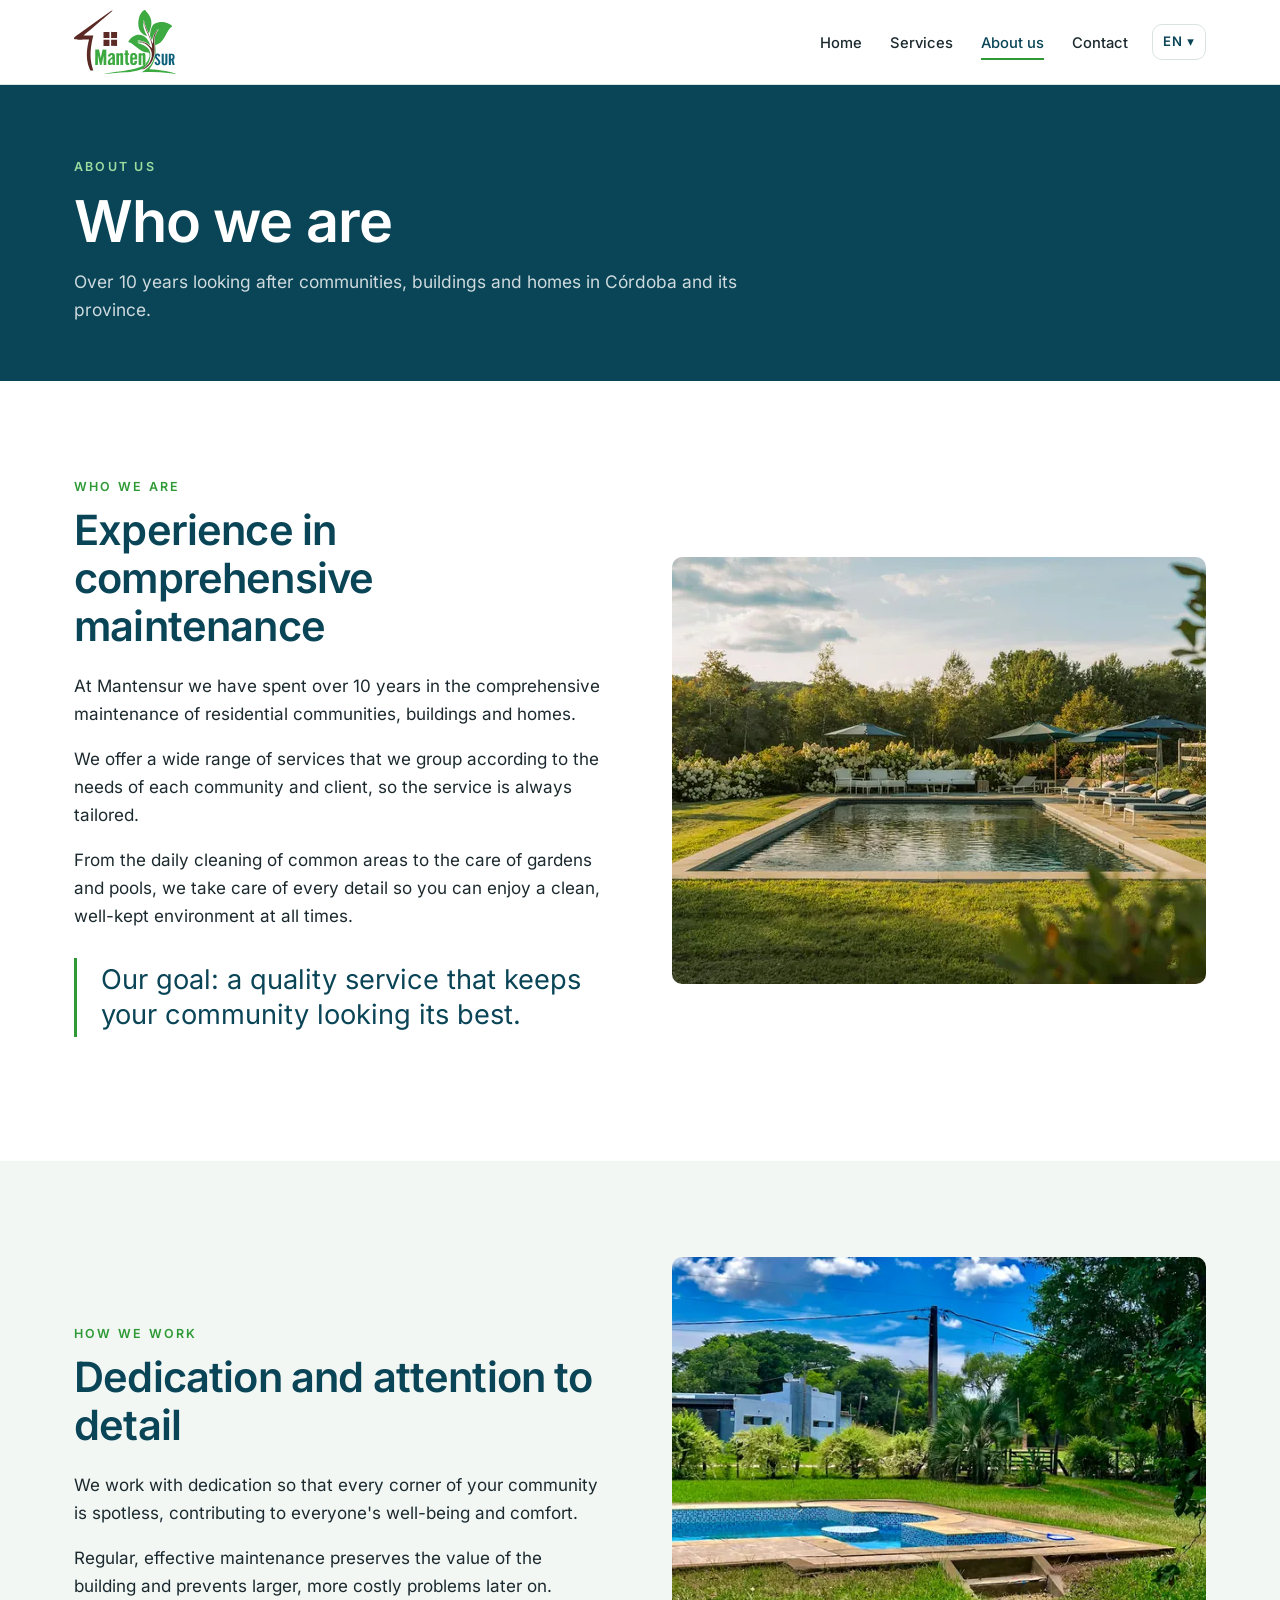
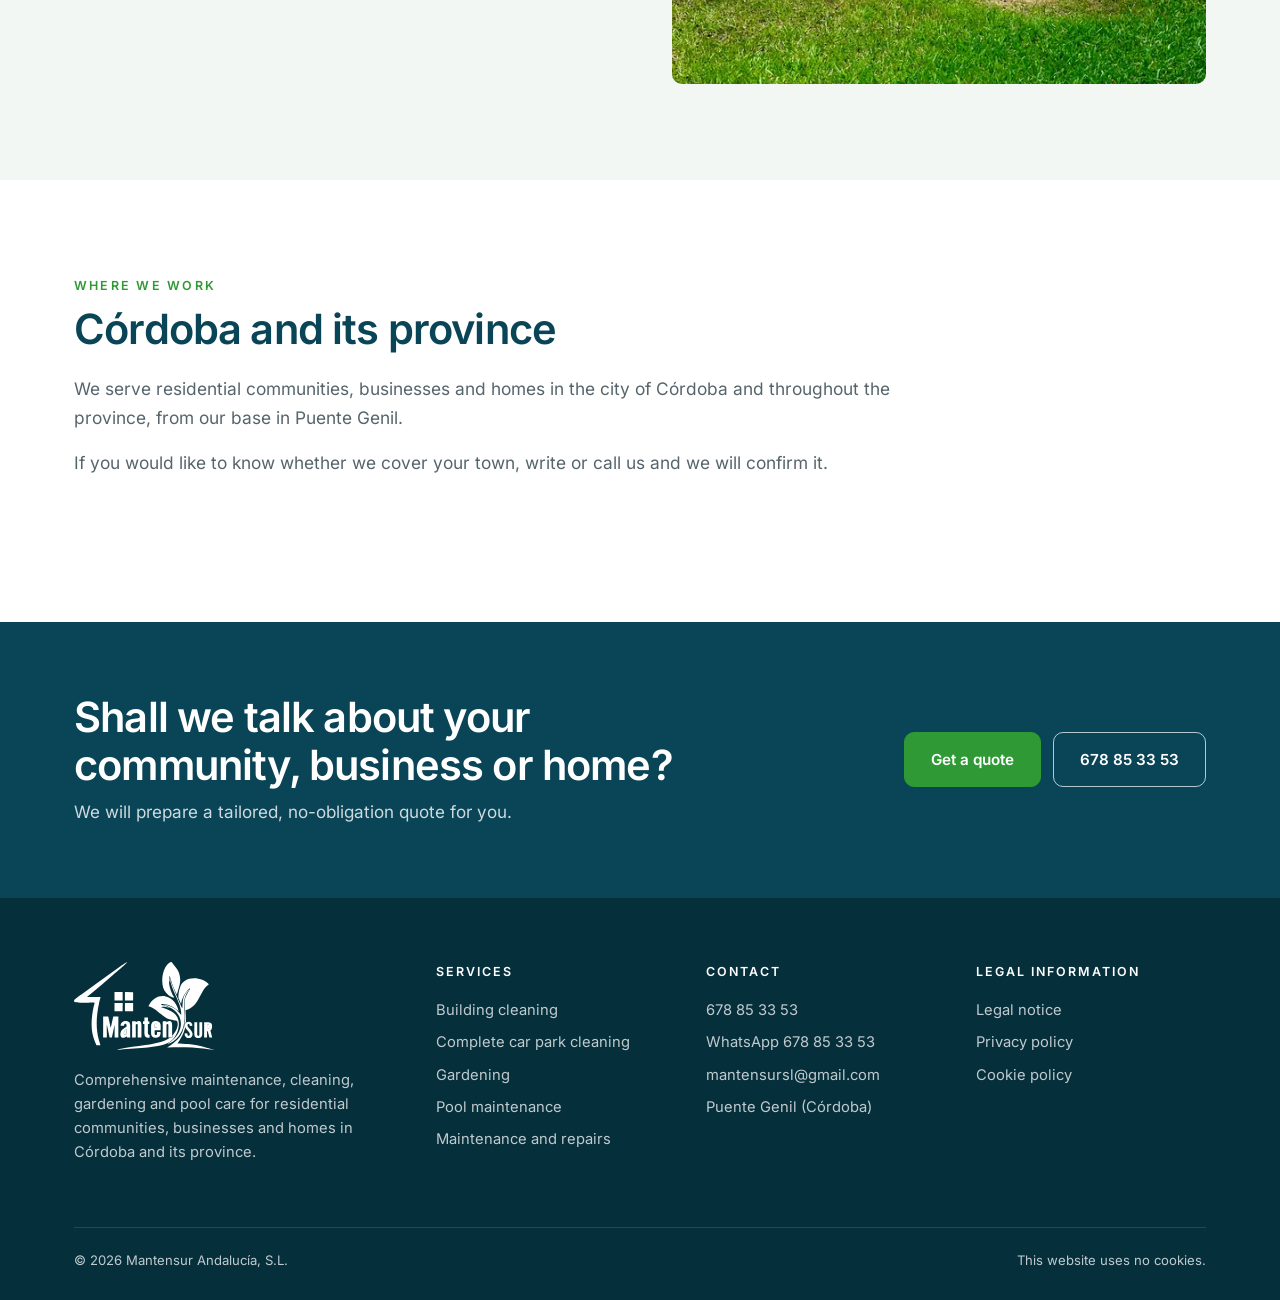
<file: en/about/index.html>
<!doctype html>
<html lang="en">
<head>
<meta charset="utf-8">
<meta name="viewport" content="width=device-width, initial-scale=1">
<title>Who we are · Mantensur</title>
<meta name="description" content="Mantensur: over 10 years of experience in the comprehensive maintenance of residential communities, buildings and homes in Córdoba and its province.">
<link rel="canonical" href="https://www.mantensur.com/en/about/">
<link rel="alternate" hreflang="es" href="https://www.mantensur.com/nosotros/"><link rel="alternate" hreflang="en" href="https://www.mantensur.com/en/about/"><link rel="alternate" hreflang="x-default" href="https://www.mantensur.com/nosotros/">
<meta property="og:type" content="website">
<meta property="og:title" content="Who we are · Mantensur">
<meta property="og:description" content="Mantensur: over 10 years of experience in the comprehensive maintenance of residential communities, buildings and homes in Córdoba and its province.">
<meta property="og:url" content="https://www.mantensur.com/en/about/">
<meta property="og:image" content="https://www.mantensur.com/img/compartir.jpg">
<meta property="og:locale" content="en_GB">
<meta name="theme-color" content="#0a4557">
<link rel="icon" href="/favicon.svg" type="image/svg+xml">
<link rel="preload" href="/fuentes/inter-latin-400-normal.woff2" as="font" type="font/woff2" crossorigin>
<link rel="stylesheet" href="/estilo.css?v=f1481cd4">

</head>
<body>
<a class="saltar" href="#contenido">Skip to content</a>
<header class="cabecera"><div class="contenedor">
<a class="logo" href="/en/" aria-label="Mantensur, go to the home page"><img src="/img/logo.svg?v=1" width="3146" height="1975" alt="Mantensur"></a>
<nav aria-label="Main menu"><ul class="menu"><li><a href="/en/">Home</a></li><li><a href="/en/services/">Services</a></li><li><a href="/en/about/" aria-current="page">About us</a></li><li><a href="/en/contact/">Contact</a></li></ul></nav>
<div class="idiomas"><button type="button" aria-expanded="false" aria-label="Change language">EN ▾</button><ul><li><a href="/nosotros/" hreflang="es" lang="es">Español</a></li><li><a href="/en/about/" hreflang="en" lang="en" aria-current="true">English</a></li></ul></div>
<button class="boton-menu" type="button" aria-expanded="false" aria-label="Open the menu"><svg viewBox="0 0 24 24" fill="none" stroke="currentColor" stroke-width="1.8"><path d="M4 7h16M4 12h16M4 17h16"/></svg></button>
</div></header>
<main id="contenido">
<section class="titular"><div class="contenedor"><span class="antetitulo">About us</span><h1>Who we are</h1><p>Over 10 years looking after communities, buildings and homes in Córdoba and its province.</p></div></section><section class="seccion"><div class="contenedor dos"><div><span class="antetitulo">Who we are</span><h2>Experience in comprehensive maintenance</h2><p>At Mantensur we have spent over 10 years in the comprehensive maintenance of residential communities, buildings and homes.</p><p>We offer a wide range of services that we group according to the needs of each community and client, so the service is always tailored.</p><p>From the daily cleaning of common areas to the care of gardens and pools, we take care of every detail so you can enjoy a clean, well-kept environment at all times.</p><p class="cita">Our goal: a quality service that keeps your community looking its best.</p></div><div><img src="/img/nosotros-1600.webp?v=b77d80e7" srcset="/img/nosotros-640.webp?v=5f070cc0 640w, /img/nosotros-1100.webp?v=b2f5c3c8 1100w, /img/nosotros-1600.webp?v=b77d80e7 1600w" sizes="(max-width:900px) 100vw, 560px" alt="Community pool surrounded by a garden" loading="lazy" decoding="async"></div></div></section><section class="seccion papel"><div class="contenedor dos"><div><span class="antetitulo">How we work</span><h2>Dedication and attention to detail</h2><p>We work with dedication so that every corner of your community is spotless, contributing to everyone&#x27;s well-being and comfort.</p><p>Regular, effective maintenance preserves the value of the building and prevents larger, more costly problems later on.</p></div><div><img src="/img/jardin-1600.webp?v=dee39791" srcset="/img/jardin-640.webp?v=f608b4de 640w, /img/jardin-1100.webp?v=9da843fe 1100w, /img/jardin-1600.webp?v=dee39791 1600w" sizes="(max-width:900px) 100vw, 560px" alt="Lawn and swimming pool" loading="lazy" decoding="async"></div></div></section><section class="seccion"><div class="contenedor"><div class="cabeza" style="max-width:820px"><span class="antetitulo">Where we work</span><h2>Córdoba and its province</h2><p>We serve residential communities, businesses and homes in the city of Córdoba and throughout the province, from our base in Puente Genil.</p><p>If you would like to know whether we cover your town, write or call us and we will confirm it.</p></div></div></section><section class="llamada"><div class="contenedor">
<div><h2>Shall we talk about your community, business or home?</h2><p>We will prepare a tailored, no-obligation quote for you.</p></div>
<div style="display:flex;gap:12px;flex-wrap:wrap"><a class="boton" href="/en/contact/">Get a quote</a><a class="boton claro" href="tel:+34678853353">678 85 33 53</a></div>
</div></section>
</main>
<footer class="pie"><div class="contenedor">
<div class="rejilla">
<div><a class="logo" href="/en/" aria-label="Mantensur, go to the home page"><img src="/img/logo-blanco.svg?v=1" width="3146" height="1975" alt="Mantensur"></a><p style="margin-top:18px">Comprehensive maintenance, cleaning, gardening and pool care for residential communities, businesses and homes in Córdoba and its province.</p></div>
<div><h4>Services</h4><ul><li><a href="/en/services/#limpieza-de-edificios">Building cleaning</a></li><li><a href="/en/services/#limpieza-integral-de-parking">Complete car park cleaning</a></li><li><a href="/en/services/#jardineria">Gardening</a></li><li><a href="/en/services/#mantenimiento-de-piscinas">Pool maintenance</a></li><li><a href="/en/services/#mantenimiento-y-reparaciones">Maintenance and repairs</a></li></ul></div>
<div><h4>Contact</h4><ul>
<li><a href="tel:+34678853353">678 85 33 53</a></li>
<li><a href="https://wa.me/34678853353" target="_blank" rel="noopener" title="WhatsApp">WhatsApp <span style="white-space:nowrap">678 85 33 53</span></a></li>
<li><a href="mailto:mantensursl@gmail.com">mantensursl@gmail.com</a></li>
<li>Puente Genil (Córdoba)</li></ul></div>
<div><h4>Legal information</h4><ul><li><a href="/en/legal-notice/">Legal notice</a></li><li><a href="/en/privacy/">Privacy policy</a></li><li><a href="/en/cookies/">Cookie policy</a></li></ul></div>
</div>
<div class="bajo"><span>© 2026 Mantensur Andalucía, S.L.</span><span>This website uses no cookies.</span></div>
</div></footer>
<script src="/web.js" defer></script>
</body>
</html>
</file>
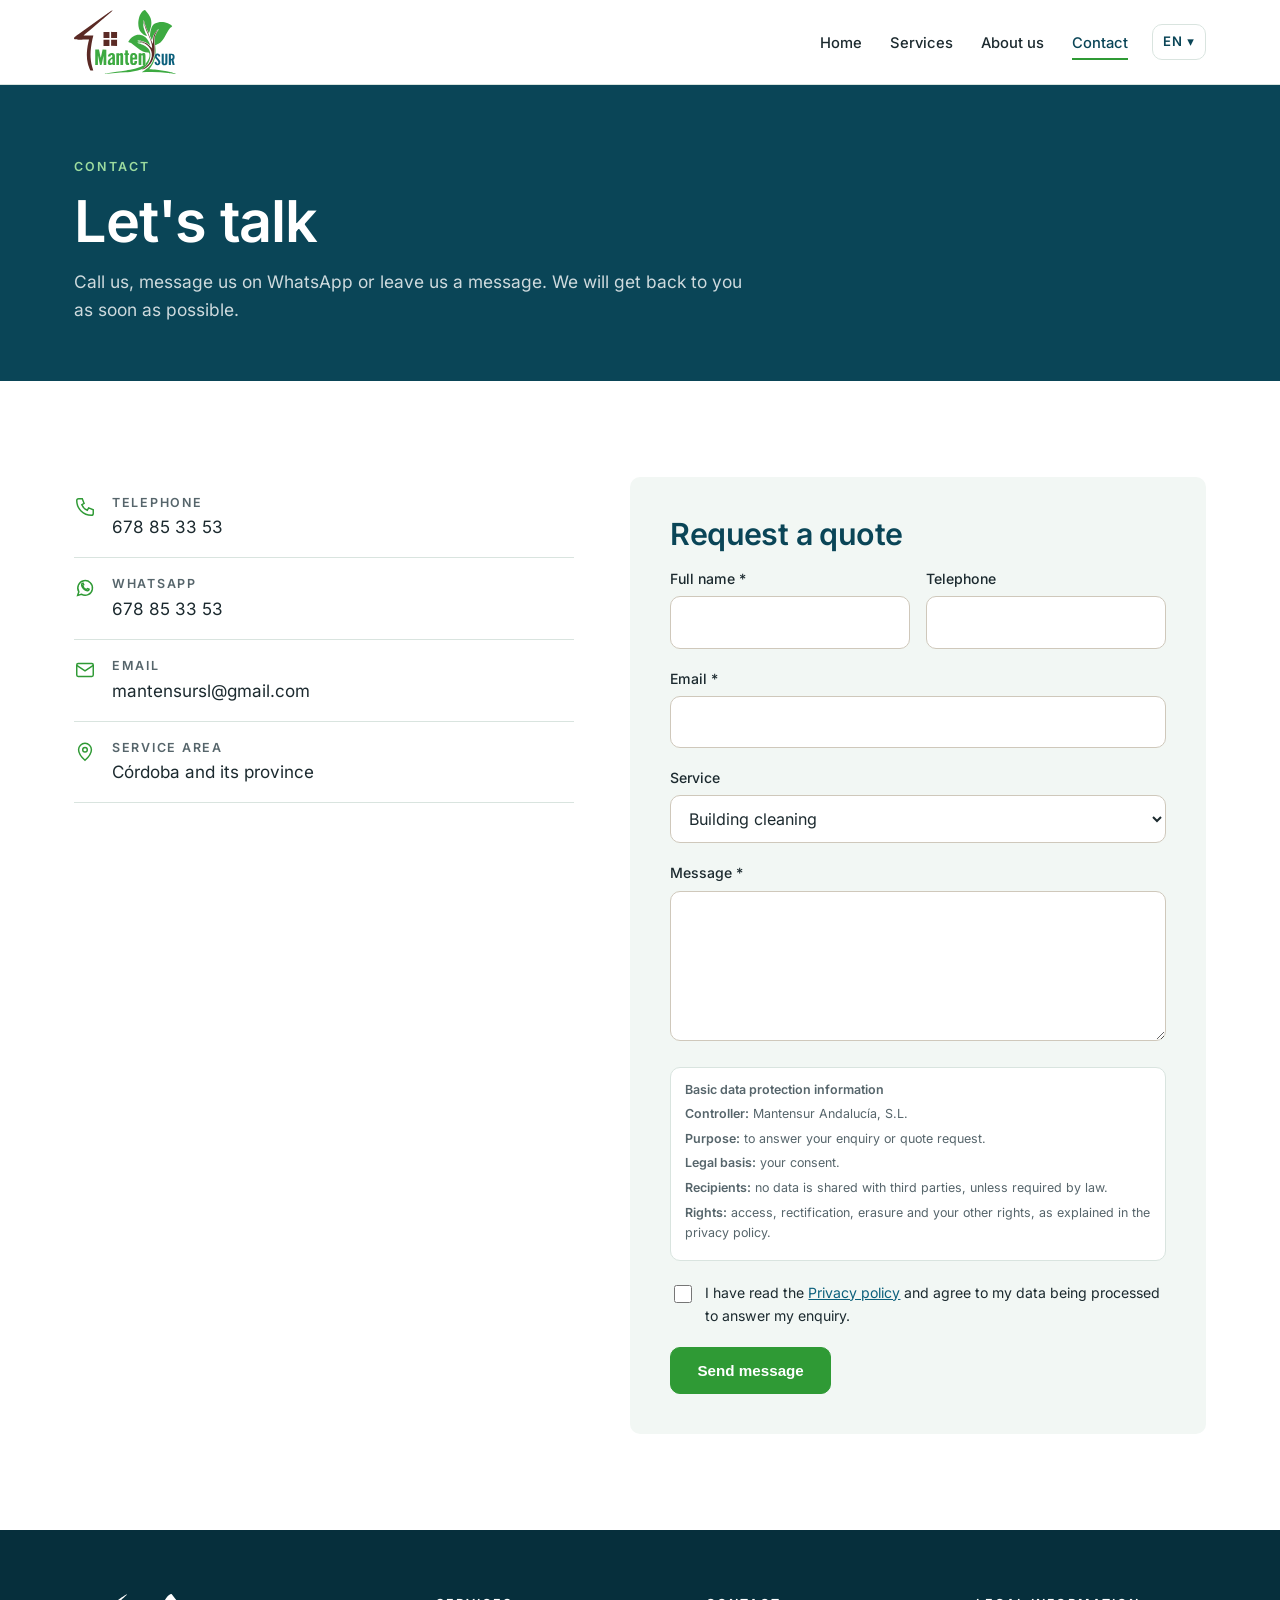
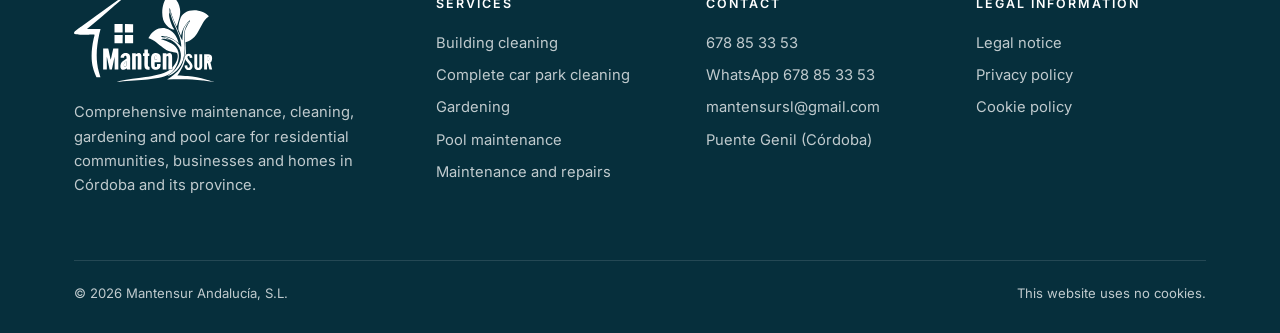
<file: en/contact/index.html>
<!doctype html>
<html lang="en">
<head>
<meta charset="utf-8">
<meta name="viewport" content="width=device-width, initial-scale=1">
<title>Let&#x27;s talk · Mantensur</title>
<meta name="description" content="Contact Mantensur in Puente Genil (Córdoba): telephone, WhatsApp and email. Free, no-obligation quote.">
<link rel="canonical" href="https://www.mantensur.com/en/contact/">
<link rel="alternate" hreflang="es" href="https://www.mantensur.com/contacto/"><link rel="alternate" hreflang="en" href="https://www.mantensur.com/en/contact/"><link rel="alternate" hreflang="x-default" href="https://www.mantensur.com/contacto/">
<meta property="og:type" content="website">
<meta property="og:title" content="Let&#x27;s talk · Mantensur">
<meta property="og:description" content="Contact Mantensur in Puente Genil (Córdoba): telephone, WhatsApp and email. Free, no-obligation quote.">
<meta property="og:url" content="https://www.mantensur.com/en/contact/">
<meta property="og:image" content="https://www.mantensur.com/img/compartir.jpg">
<meta property="og:locale" content="en_GB">
<meta name="theme-color" content="#0a4557">
<link rel="icon" href="/favicon.svg" type="image/svg+xml">
<link rel="preload" href="/fuentes/inter-latin-400-normal.woff2" as="font" type="font/woff2" crossorigin>
<link rel="stylesheet" href="/estilo.css?v=f1481cd4">

</head>
<body>
<a class="saltar" href="#contenido">Skip to content</a>
<header class="cabecera"><div class="contenedor">
<a class="logo" href="/en/" aria-label="Mantensur, go to the home page"><img src="/img/logo.svg?v=1" width="3146" height="1975" alt="Mantensur"></a>
<nav aria-label="Main menu"><ul class="menu"><li><a href="/en/">Home</a></li><li><a href="/en/services/">Services</a></li><li><a href="/en/about/">About us</a></li><li><a href="/en/contact/" aria-current="page">Contact</a></li></ul></nav>
<div class="idiomas"><button type="button" aria-expanded="false" aria-label="Change language">EN ▾</button><ul><li><a href="/contacto/" hreflang="es" lang="es">Español</a></li><li><a href="/en/contact/" hreflang="en" lang="en" aria-current="true">English</a></li></ul></div>
<button class="boton-menu" type="button" aria-expanded="false" aria-label="Open the menu"><svg viewBox="0 0 24 24" fill="none" stroke="currentColor" stroke-width="1.8"><path d="M4 7h16M4 12h16M4 17h16"/></svg></button>
</div></header>
<main id="contenido">
<section class="titular"><div class="contenedor"><span class="antetitulo">Contact</span><h1>Let&#x27;s talk</h1><p>Call us, message us on WhatsApp or leave us a message. We will get back to you as soon as possible.</p></div></section>
<section class="seccion"><div class="contenedor contacto">
<div>
<ul class="datos">
<li><svg viewBox="0 0 24 24" fill="none" stroke="currentColor" stroke-width="1.6"><path d="M5 3h4l2 5-2.5 1.5a11 11 0 0 0 6 6L16 13l5 2v4a2 2 0 0 1-2 2A16 16 0 0 1 3 5a2 2 0 0 1 2-2"/></svg><div><b>Telephone</b><a href="tel:+34678853353">678 85 33 53</a></div></li>
<li><svg viewBox="0 0 24 24" fill="none" stroke="currentColor" stroke-width="1.6"><path d="M4 20l1.3-3.9A8 8 0 1 1 8 18.8z"/><path d="M9.5 9.2c.3 1.9 2.4 4 4.3 4.4l1-1 1.7.8c-.2 1-1 1.6-2 1.5-3-.3-5.9-3.2-6.2-6.2-.1-1 .5-1.8 1.5-2l.8 1.7z"/></svg><div><b>WhatsApp</b><a href="https://wa.me/34678853353" target="_blank" rel="noopener">678 85 33 53</a></div></li>
<li><svg viewBox="0 0 24 24" fill="none" stroke="currentColor" stroke-width="1.6"><rect x="3" y="5" width="18" height="14" rx="1.5"/><path d="m3 7 9 6 9-6"/></svg><div><b>Email</b><a href="mailto:mantensursl@gmail.com">mantensursl@gmail.com</a></div></li>
<li><svg viewBox="0 0 24 24" fill="none" stroke="currentColor" stroke-width="1.6"><path d="M12 21s-7-6.2-7-11.5A7 7 0 0 1 19 9.5C19 14.8 12 21 12 21z"/><circle cx="12" cy="9.5" r="2.5"/></svg><div><b>Service area</b>Córdoba and its province</div></li>
</ul>
</div>
<form class="formulario" action="https://mantensur-web.fjesusdel.workers.dev/api/contacto" method="post" data-ok="Thank you. We have received your message and will reply as soon as possible." data-mal="The message could not be sent. Please call us or contact us by WhatsApp or email.">
<h2 style="font-size:1.9rem">Request a quote</h2>
<input type="hidden" name="idioma" value="en"><input type="hidden" name="t" value="">
<div class="trampa" aria-hidden="true"><label>Web <input type="text" name="web" tabindex="-1" autocomplete="off"></label></div>
<div class="fila">
<div class="campo"><label for="nombre">Full name *</label><input id="nombre" name="nombre" required maxlength="120" autocomplete="name"></div>
<div class="campo"><label for="telefono">Telephone</label><input id="telefono" name="telefono" type="tel" maxlength="30" autocomplete="tel"></div>
</div>
<div class="campo"><label for="correo">Email *</label><input id="correo" name="correo" type="email" required maxlength="160" autocomplete="email"></div>
<div class="campo"><label for="asunto">Service</label><select id="asunto" name="asunto"><option>Building cleaning</option><option>Complete car park cleaning</option><option>Gardening</option><option>Pool maintenance</option><option>Maintenance and repairs</option><option>Several services</option><option>Other</option></select></div>
<div class="campo"><label for="mensaje">Message *</label><textarea id="mensaje" name="mensaje" required maxlength="4000"></textarea></div>
<div class="info-basica"><p><b>Basic data protection information</b></p><p><b>Controller:</b> Mantensur Andalucía, S.L.</p><p><b>Purpose:</b> to answer your enquiry or quote request.</p><p><b>Legal basis:</b> your consent.</p><p><b>Recipients:</b> no data is shared with third parties, unless required by law.</p><p><b>Rights:</b> access, rectification, erasure and your other rights, as explained in the privacy policy.</p></div>
<label class="casilla"><input type="checkbox" name="acepto" value="si" required> <span>I have read the <a href="/en/privacy/" target="_blank">Privacy policy</a> and agree to my data being processed to answer my enquiry.</span></label>
<button class="boton" type="submit">Send message</button>
<div class="aviso-form" role="status" aria-live="polite"></div>
</form>
</div></section>
</main>
<footer class="pie"><div class="contenedor">
<div class="rejilla">
<div><a class="logo" href="/en/" aria-label="Mantensur, go to the home page"><img src="/img/logo-blanco.svg?v=1" width="3146" height="1975" alt="Mantensur"></a><p style="margin-top:18px">Comprehensive maintenance, cleaning, gardening and pool care for residential communities, businesses and homes in Córdoba and its province.</p></div>
<div><h4>Services</h4><ul><li><a href="/en/services/#limpieza-de-edificios">Building cleaning</a></li><li><a href="/en/services/#limpieza-integral-de-parking">Complete car park cleaning</a></li><li><a href="/en/services/#jardineria">Gardening</a></li><li><a href="/en/services/#mantenimiento-de-piscinas">Pool maintenance</a></li><li><a href="/en/services/#mantenimiento-y-reparaciones">Maintenance and repairs</a></li></ul></div>
<div><h4>Contact</h4><ul>
<li><a href="tel:+34678853353">678 85 33 53</a></li>
<li><a href="https://wa.me/34678853353" target="_blank" rel="noopener" title="WhatsApp">WhatsApp <span style="white-space:nowrap">678 85 33 53</span></a></li>
<li><a href="mailto:mantensursl@gmail.com">mantensursl@gmail.com</a></li>
<li>Puente Genil (Córdoba)</li></ul></div>
<div><h4>Legal information</h4><ul><li><a href="/en/legal-notice/">Legal notice</a></li><li><a href="/en/privacy/">Privacy policy</a></li><li><a href="/en/cookies/">Cookie policy</a></li></ul></div>
</div>
<div class="bajo"><span>© 2026 Mantensur Andalucía, S.L.</span><span>This website uses no cookies.</span></div>
</div></footer>
<script src="/web.js" defer></script>
</body>
</html>
</file>
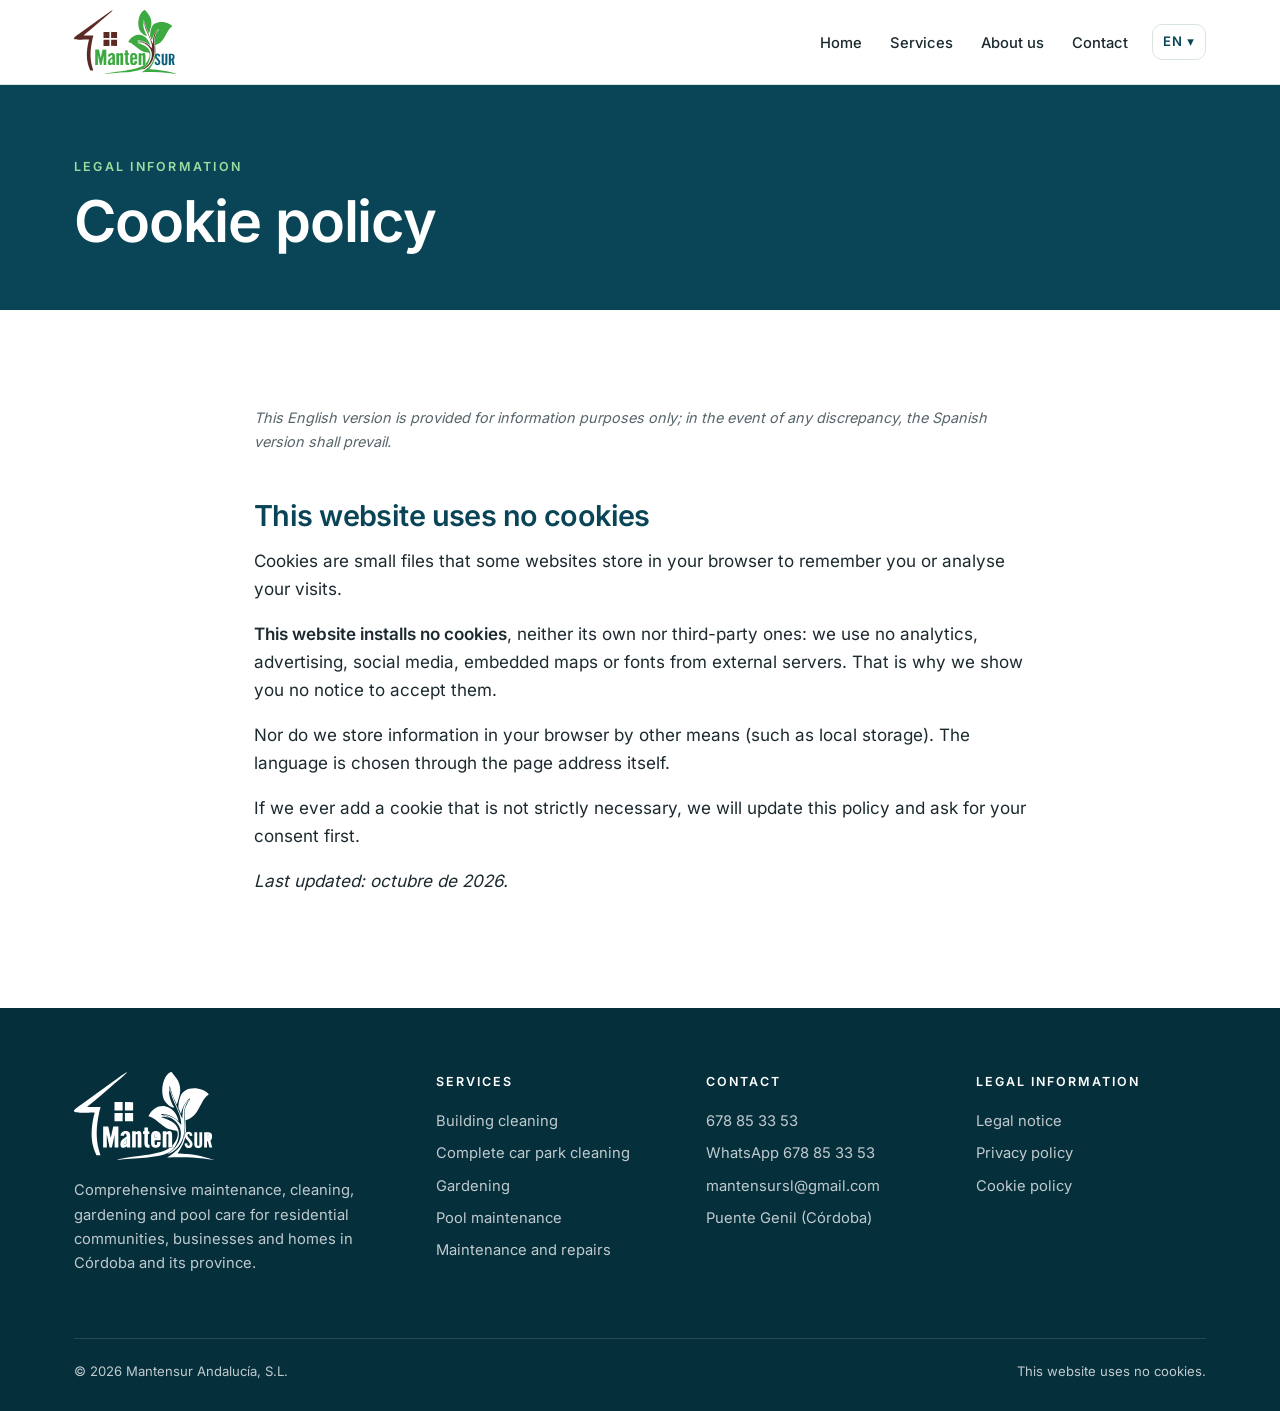
<file: en/cookies/index.html>
<!doctype html>
<html lang="en">
<head>
<meta charset="utf-8">
<meta name="viewport" content="width=device-width, initial-scale=1">
<title>Cookie policy · Mantensur</title>
<meta name="description" content="This website uses no cookies.">
<link rel="canonical" href="https://www.mantensur.com/en/cookies/">
<link rel="alternate" hreflang="es" href="https://www.mantensur.com/cookies/"><link rel="alternate" hreflang="en" href="https://www.mantensur.com/en/cookies/"><link rel="alternate" hreflang="x-default" href="https://www.mantensur.com/cookies/">
<meta property="og:type" content="website">
<meta property="og:title" content="Cookie policy · Mantensur">
<meta property="og:description" content="This website uses no cookies.">
<meta property="og:url" content="https://www.mantensur.com/en/cookies/">
<meta property="og:image" content="https://www.mantensur.com/img/compartir.jpg">
<meta property="og:locale" content="en_GB">
<meta name="theme-color" content="#0a4557">
<link rel="icon" href="/favicon.svg" type="image/svg+xml">
<link rel="preload" href="/fuentes/inter-latin-400-normal.woff2" as="font" type="font/woff2" crossorigin>
<link rel="stylesheet" href="/estilo.css?v=f1481cd4">

</head>
<body>
<a class="saltar" href="#contenido">Skip to content</a>
<header class="cabecera"><div class="contenedor">
<a class="logo" href="/en/" aria-label="Mantensur, go to the home page"><img src="/img/logo.svg?v=1" width="3146" height="1975" alt="Mantensur"></a>
<nav aria-label="Main menu"><ul class="menu"><li><a href="/en/">Home</a></li><li><a href="/en/services/">Services</a></li><li><a href="/en/about/">About us</a></li><li><a href="/en/contact/">Contact</a></li></ul></nav>
<div class="idiomas"><button type="button" aria-expanded="false" aria-label="Change language">EN ▾</button><ul><li><a href="/cookies/" hreflang="es" lang="es">Español</a></li><li><a href="/en/cookies/" hreflang="en" lang="en" aria-current="true">English</a></li></ul></div>
<button class="boton-menu" type="button" aria-expanded="false" aria-label="Open the menu"><svg viewBox="0 0 24 24" fill="none" stroke="currentColor" stroke-width="1.8"><path d="M4 7h16M4 12h16M4 17h16"/></svg></button>
</div></header>
<main id="contenido">
<section class="titular"><div class="contenedor"><span class="antetitulo">Legal information</span><h1>Cookie policy</h1></div></section><section class="seccion"><div class="contenedor legal"><p style="font-size:.9rem;color:var(--gris)"><em>This English version is provided for information purposes only; in the event of any discrepancy, the Spanish version shall prevail.</em></p>
<h2>This website uses no cookies</h2>
<p>Cookies are small files that some websites store in your browser to remember you or analyse your visits.</p>
<p><b>This website installs no cookies</b>, neither its own nor third-party ones: we use no analytics, advertising, social media, embedded maps or fonts from external servers. That is why we show you no notice to accept them.</p>
<p>Nor do we store information in your browser by other means (such as local storage). The language is chosen through the page address itself.</p>
<p>If we ever add a cookie that is not strictly necessary, we will update this policy and ask for your consent first.</p>
<p><em>Last updated: octubre de 2026.</em></p>
</div></section>
</main>
<footer class="pie"><div class="contenedor">
<div class="rejilla">
<div><a class="logo" href="/en/" aria-label="Mantensur, go to the home page"><img src="/img/logo-blanco.svg?v=1" width="3146" height="1975" alt="Mantensur"></a><p style="margin-top:18px">Comprehensive maintenance, cleaning, gardening and pool care for residential communities, businesses and homes in Córdoba and its province.</p></div>
<div><h4>Services</h4><ul><li><a href="/en/services/#limpieza-de-edificios">Building cleaning</a></li><li><a href="/en/services/#limpieza-integral-de-parking">Complete car park cleaning</a></li><li><a href="/en/services/#jardineria">Gardening</a></li><li><a href="/en/services/#mantenimiento-de-piscinas">Pool maintenance</a></li><li><a href="/en/services/#mantenimiento-y-reparaciones">Maintenance and repairs</a></li></ul></div>
<div><h4>Contact</h4><ul>
<li><a href="tel:+34678853353">678 85 33 53</a></li>
<li><a href="https://wa.me/34678853353" target="_blank" rel="noopener" title="WhatsApp">WhatsApp <span style="white-space:nowrap">678 85 33 53</span></a></li>
<li><a href="mailto:mantensursl@gmail.com">mantensursl@gmail.com</a></li>
<li>Puente Genil (Córdoba)</li></ul></div>
<div><h4>Legal information</h4><ul><li><a href="/en/legal-notice/">Legal notice</a></li><li><a href="/en/privacy/">Privacy policy</a></li><li><a href="/en/cookies/">Cookie policy</a></li></ul></div>
</div>
<div class="bajo"><span>© 2026 Mantensur Andalucía, S.L.</span><span>This website uses no cookies.</span></div>
</div></footer>
<script src="/web.js" defer></script>
</body>
</html>
</file>
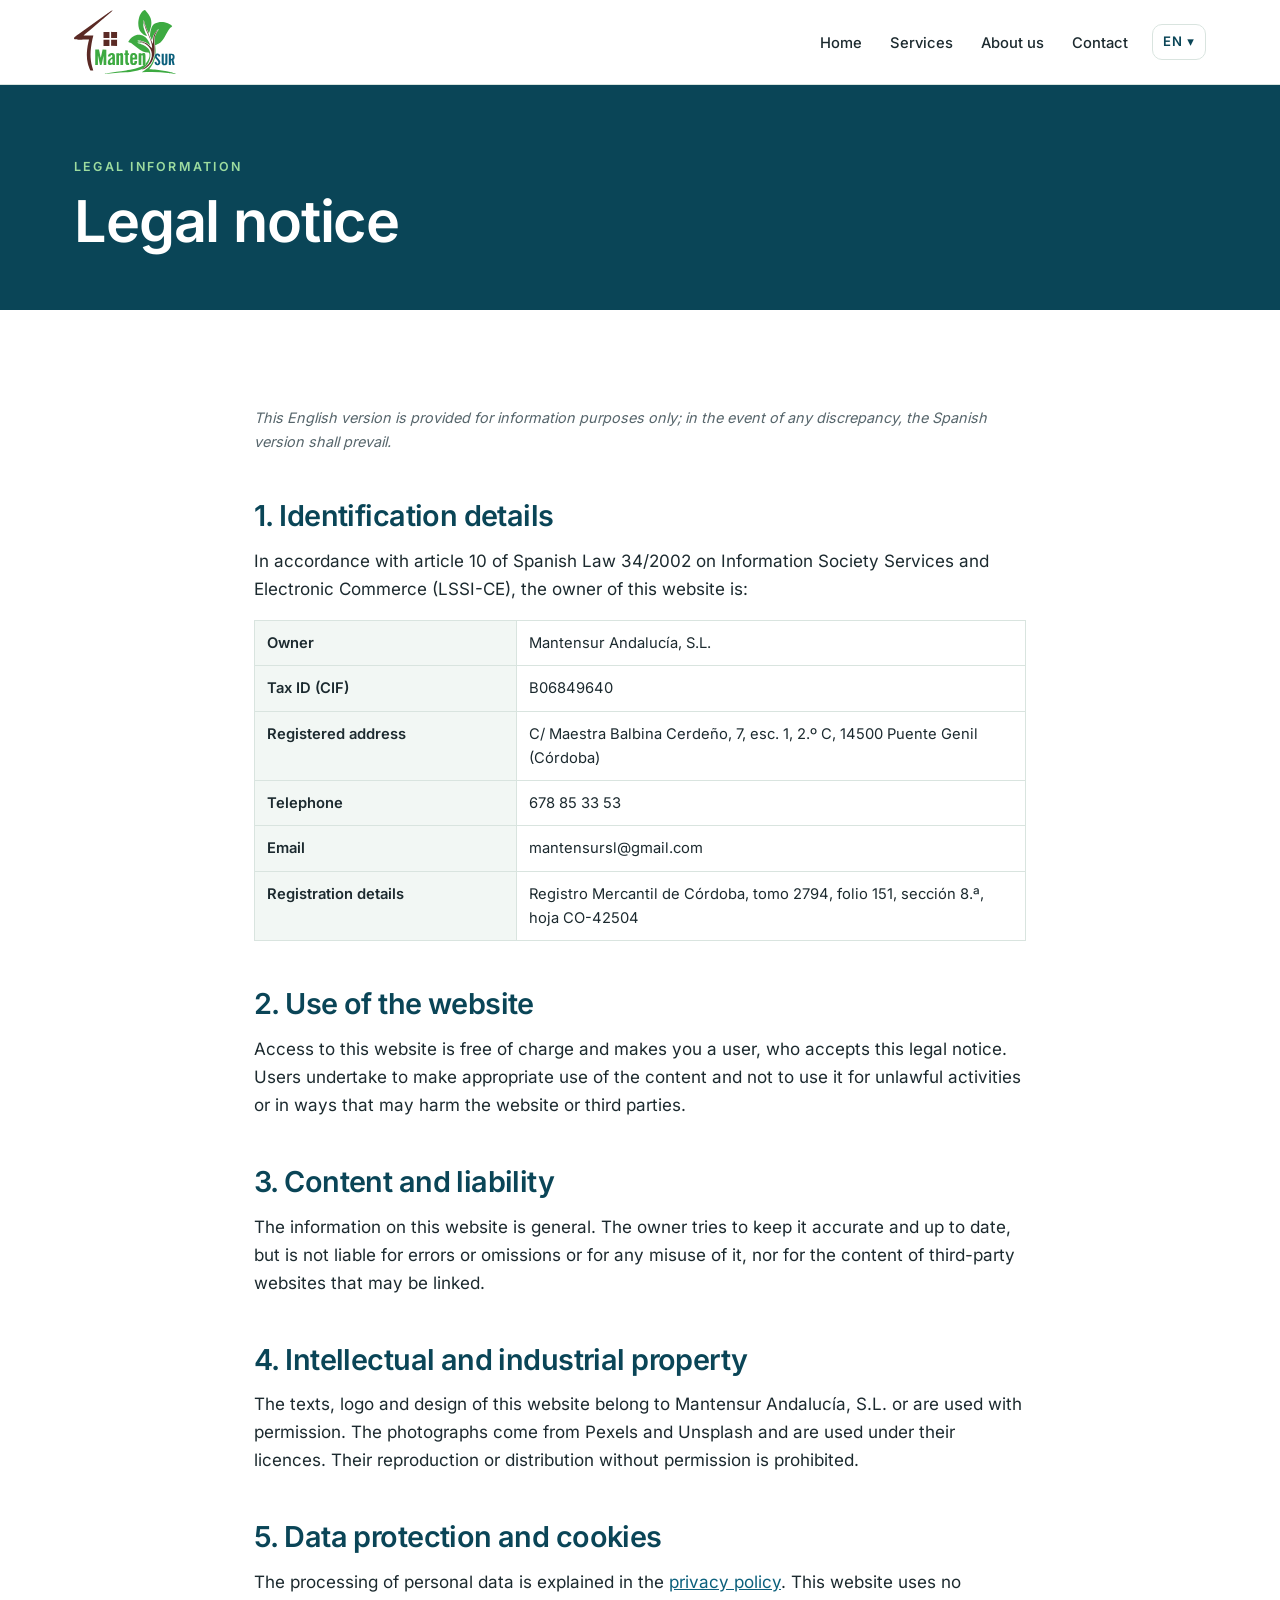
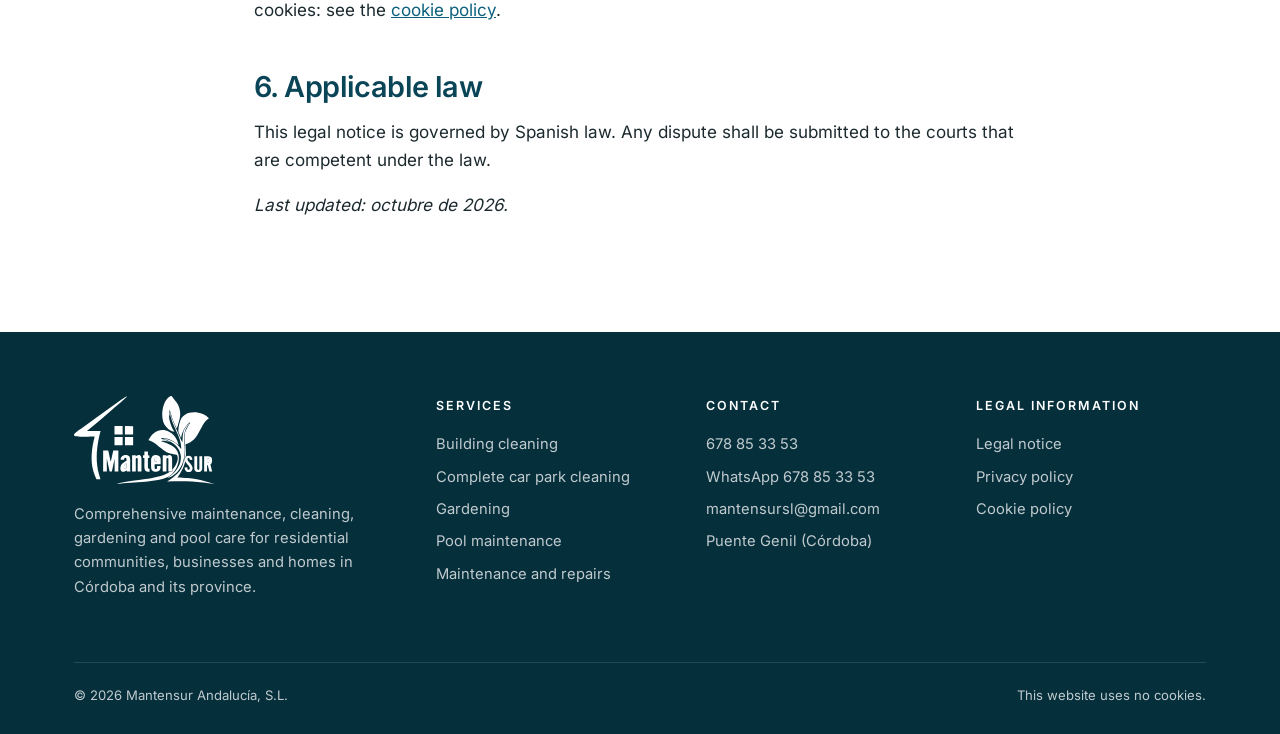
<file: en/legal-notice/index.html>
<!doctype html>
<html lang="en">
<head>
<meta charset="utf-8">
<meta name="viewport" content="width=device-width, initial-scale=1">
<title>Legal notice · Mantensur</title>
<meta name="description" content="Legal notice of the Mantensur Andalucía, S.L. website.">
<link rel="canonical" href="https://www.mantensur.com/en/legal-notice/">
<link rel="alternate" hreflang="es" href="https://www.mantensur.com/aviso-legal/"><link rel="alternate" hreflang="en" href="https://www.mantensur.com/en/legal-notice/"><link rel="alternate" hreflang="x-default" href="https://www.mantensur.com/aviso-legal/">
<meta property="og:type" content="website">
<meta property="og:title" content="Legal notice · Mantensur">
<meta property="og:description" content="Legal notice of the Mantensur Andalucía, S.L. website.">
<meta property="og:url" content="https://www.mantensur.com/en/legal-notice/">
<meta property="og:image" content="https://www.mantensur.com/img/compartir.jpg">
<meta property="og:locale" content="en_GB">
<meta name="theme-color" content="#0a4557">
<link rel="icon" href="/favicon.svg" type="image/svg+xml">
<link rel="preload" href="/fuentes/inter-latin-400-normal.woff2" as="font" type="font/woff2" crossorigin>
<link rel="stylesheet" href="/estilo.css?v=f1481cd4">

</head>
<body>
<a class="saltar" href="#contenido">Skip to content</a>
<header class="cabecera"><div class="contenedor">
<a class="logo" href="/en/" aria-label="Mantensur, go to the home page"><img src="/img/logo.svg?v=1" width="3146" height="1975" alt="Mantensur"></a>
<nav aria-label="Main menu"><ul class="menu"><li><a href="/en/">Home</a></li><li><a href="/en/services/">Services</a></li><li><a href="/en/about/">About us</a></li><li><a href="/en/contact/">Contact</a></li></ul></nav>
<div class="idiomas"><button type="button" aria-expanded="false" aria-label="Change language">EN ▾</button><ul><li><a href="/aviso-legal/" hreflang="es" lang="es">Español</a></li><li><a href="/en/legal-notice/" hreflang="en" lang="en" aria-current="true">English</a></li></ul></div>
<button class="boton-menu" type="button" aria-expanded="false" aria-label="Open the menu"><svg viewBox="0 0 24 24" fill="none" stroke="currentColor" stroke-width="1.8"><path d="M4 7h16M4 12h16M4 17h16"/></svg></button>
</div></header>
<main id="contenido">
<section class="titular"><div class="contenedor"><span class="antetitulo">Legal information</span><h1>Legal notice</h1></div></section><section class="seccion"><div class="contenedor legal"><p style="font-size:.9rem;color:var(--gris)"><em>This English version is provided for information purposes only; in the event of any discrepancy, the Spanish version shall prevail.</em></p>
<h2>1. Identification details</h2>
<p>In accordance with article 10 of Spanish Law 34/2002 on Information Society Services and Electronic Commerce (LSSI-CE), the owner of this website is:</p>
<table>
<tr><th>Owner</th><td>Mantensur Andalucía, S.L.</td></tr>
<tr><th>Tax ID (CIF)</th><td>B06849640</td></tr>
<tr><th>Registered address</th><td>C/ Maestra Balbina Cerdeño, 7, esc. 1, 2.º C, 14500 Puente Genil (Córdoba)</td></tr>
<tr><th>Telephone</th><td>678 85 33 53</td></tr>
<tr><th>Email</th><td>mantensursl@gmail.com</td></tr>
<tr><th>Registration details</th><td>Registro Mercantil de Córdoba, tomo 2794, folio 151, sección 8.ª, hoja CO-42504</td></tr>
</table>
<h2>2. Use of the website</h2>
<p>Access to this website is free of charge and makes you a user, who accepts this legal notice. Users undertake to make appropriate use of the content and not to use it for unlawful activities or in ways that may harm the website or third parties.</p>
<h2>3. Content and liability</h2>
<p>The information on this website is general. The owner tries to keep it accurate and up to date, but is not liable for errors or omissions or for any misuse of it, nor for the content of third-party websites that may be linked.</p>
<h2>4. Intellectual and industrial property</h2>
<p>The texts, logo and design of this website belong to Mantensur Andalucía, S.L. or are used with permission. The photographs come from Pexels and Unsplash and are used under their licences. Their reproduction or distribution without permission is prohibited.</p>
<h2>5. Data protection and cookies</h2>
<p>The processing of personal data is explained in the <a href="/en/privacy/">privacy policy</a>. This website uses no cookies: see the <a href="/en/cookies/">cookie policy</a>.</p>
<h2>6. Applicable law</h2>
<p>This legal notice is governed by Spanish law. Any dispute shall be submitted to the courts that are competent under the law.</p>
<p><em>Last updated: octubre de 2026.</em></p>
</div></section>
</main>
<footer class="pie"><div class="contenedor">
<div class="rejilla">
<div><a class="logo" href="/en/" aria-label="Mantensur, go to the home page"><img src="/img/logo-blanco.svg?v=1" width="3146" height="1975" alt="Mantensur"></a><p style="margin-top:18px">Comprehensive maintenance, cleaning, gardening and pool care for residential communities, businesses and homes in Córdoba and its province.</p></div>
<div><h4>Services</h4><ul><li><a href="/en/services/#limpieza-de-edificios">Building cleaning</a></li><li><a href="/en/services/#limpieza-integral-de-parking">Complete car park cleaning</a></li><li><a href="/en/services/#jardineria">Gardening</a></li><li><a href="/en/services/#mantenimiento-de-piscinas">Pool maintenance</a></li><li><a href="/en/services/#mantenimiento-y-reparaciones">Maintenance and repairs</a></li></ul></div>
<div><h4>Contact</h4><ul>
<li><a href="tel:+34678853353">678 85 33 53</a></li>
<li><a href="https://wa.me/34678853353" target="_blank" rel="noopener" title="WhatsApp">WhatsApp <span style="white-space:nowrap">678 85 33 53</span></a></li>
<li><a href="mailto:mantensursl@gmail.com">mantensursl@gmail.com</a></li>
<li>Puente Genil (Córdoba)</li></ul></div>
<div><h4>Legal information</h4><ul><li><a href="/en/legal-notice/">Legal notice</a></li><li><a href="/en/privacy/">Privacy policy</a></li><li><a href="/en/cookies/">Cookie policy</a></li></ul></div>
</div>
<div class="bajo"><span>© 2026 Mantensur Andalucía, S.L.</span><span>This website uses no cookies.</span></div>
</div></footer>
<script src="/web.js" defer></script>
</body>
</html>
</file>
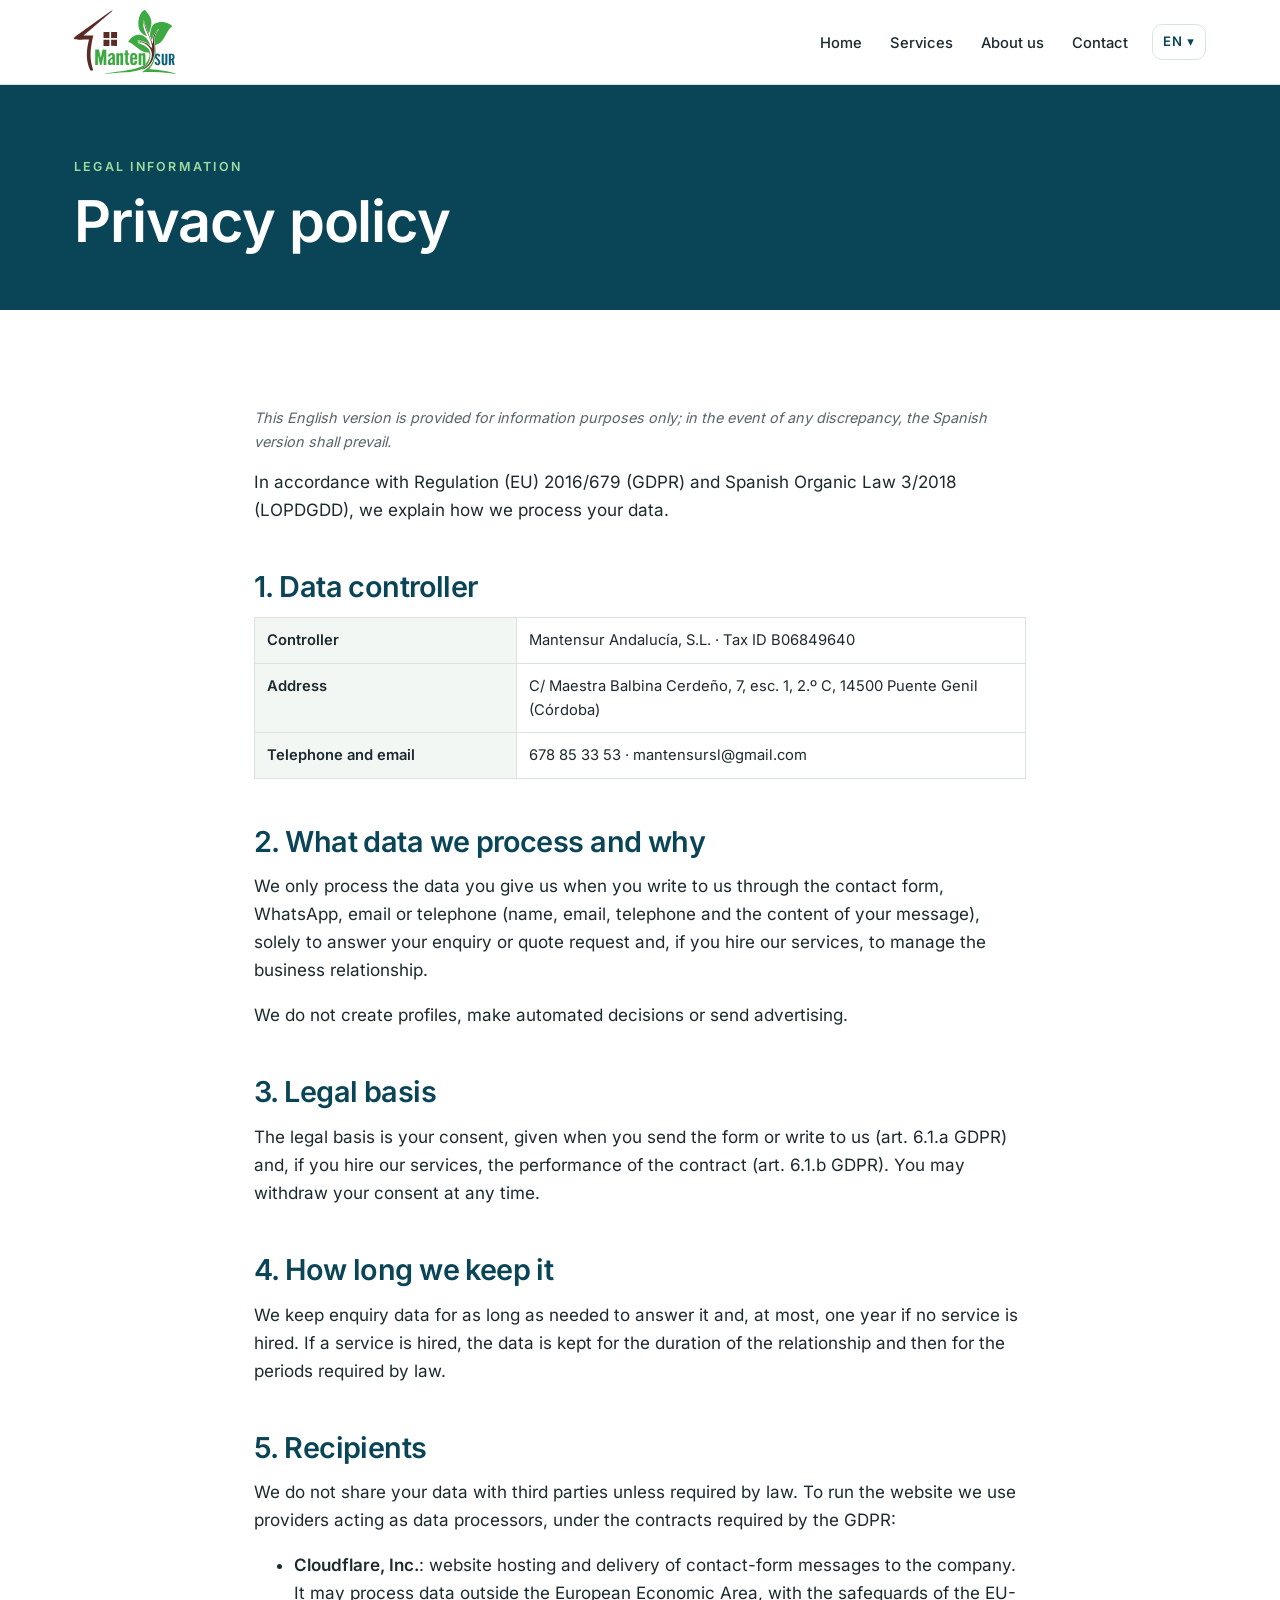
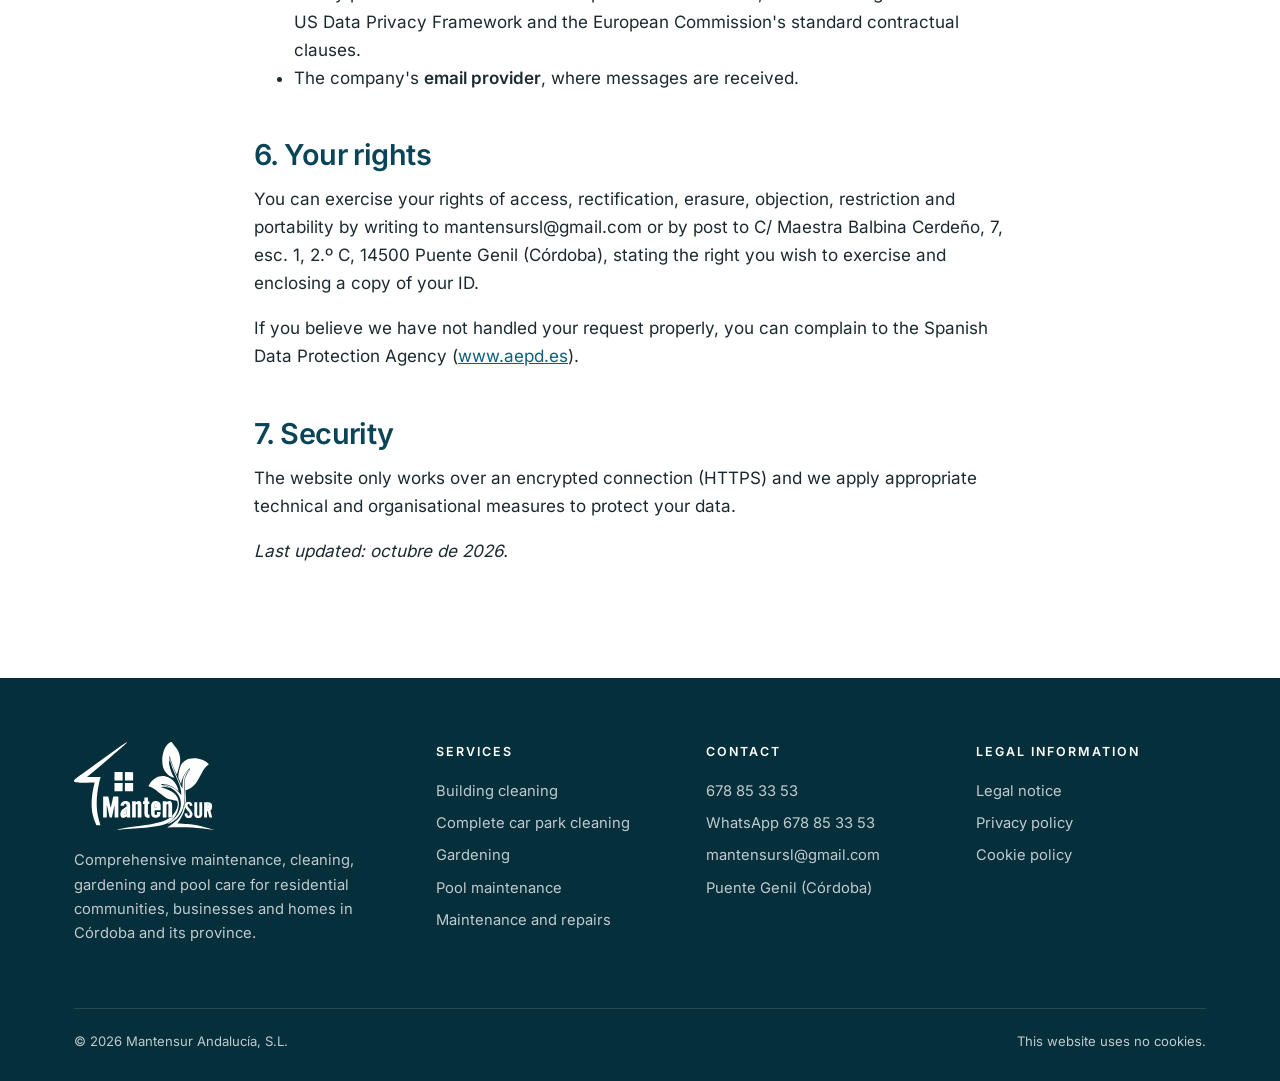
<file: en/privacy/index.html>
<!doctype html>
<html lang="en">
<head>
<meta charset="utf-8">
<meta name="viewport" content="width=device-width, initial-scale=1">
<title>Privacy policy · Mantensur</title>
<meta name="description" content="How Mantensur Andalucía, S.L. processes the personal data it receives through this website.">
<link rel="canonical" href="https://www.mantensur.com/en/privacy/">
<link rel="alternate" hreflang="es" href="https://www.mantensur.com/privacidad/"><link rel="alternate" hreflang="en" href="https://www.mantensur.com/en/privacy/"><link rel="alternate" hreflang="x-default" href="https://www.mantensur.com/privacidad/">
<meta property="og:type" content="website">
<meta property="og:title" content="Privacy policy · Mantensur">
<meta property="og:description" content="How Mantensur Andalucía, S.L. processes the personal data it receives through this website.">
<meta property="og:url" content="https://www.mantensur.com/en/privacy/">
<meta property="og:image" content="https://www.mantensur.com/img/compartir.jpg">
<meta property="og:locale" content="en_GB">
<meta name="theme-color" content="#0a4557">
<link rel="icon" href="/favicon.svg" type="image/svg+xml">
<link rel="preload" href="/fuentes/inter-latin-400-normal.woff2" as="font" type="font/woff2" crossorigin>
<link rel="stylesheet" href="/estilo.css?v=f1481cd4">

</head>
<body>
<a class="saltar" href="#contenido">Skip to content</a>
<header class="cabecera"><div class="contenedor">
<a class="logo" href="/en/" aria-label="Mantensur, go to the home page"><img src="/img/logo.svg?v=1" width="3146" height="1975" alt="Mantensur"></a>
<nav aria-label="Main menu"><ul class="menu"><li><a href="/en/">Home</a></li><li><a href="/en/services/">Services</a></li><li><a href="/en/about/">About us</a></li><li><a href="/en/contact/">Contact</a></li></ul></nav>
<div class="idiomas"><button type="button" aria-expanded="false" aria-label="Change language">EN ▾</button><ul><li><a href="/privacidad/" hreflang="es" lang="es">Español</a></li><li><a href="/en/privacy/" hreflang="en" lang="en" aria-current="true">English</a></li></ul></div>
<button class="boton-menu" type="button" aria-expanded="false" aria-label="Open the menu"><svg viewBox="0 0 24 24" fill="none" stroke="currentColor" stroke-width="1.8"><path d="M4 7h16M4 12h16M4 17h16"/></svg></button>
</div></header>
<main id="contenido">
<section class="titular"><div class="contenedor"><span class="antetitulo">Legal information</span><h1>Privacy policy</h1></div></section><section class="seccion"><div class="contenedor legal"><p style="font-size:.9rem;color:var(--gris)"><em>This English version is provided for information purposes only; in the event of any discrepancy, the Spanish version shall prevail.</em></p>
<p>In accordance with Regulation (EU) 2016/679 (GDPR) and Spanish Organic Law 3/2018 (LOPDGDD), we explain how we process your data.</p>
<h2>1. Data controller</h2>
<table>
<tr><th>Controller</th><td>Mantensur Andalucía, S.L. · Tax ID B06849640</td></tr>
<tr><th>Address</th><td>C/ Maestra Balbina Cerdeño, 7, esc. 1, 2.º C, 14500 Puente Genil (Córdoba)</td></tr>
<tr><th>Telephone and email</th><td>678 85 33 53 · mantensursl@gmail.com</td></tr>
</table>
<h2>2. What data we process and why</h2>
<p>We only process the data you give us when you write to us through the contact form, WhatsApp, email or telephone (name, email, telephone and the content of your message), solely to answer your enquiry or quote request and, if you hire our services, to manage the business relationship.</p>
<p>We do not create profiles, make automated decisions or send advertising.</p>
<h2>3. Legal basis</h2>
<p>The legal basis is your consent, given when you send the form or write to us (art. 6.1.a GDPR) and, if you hire our services, the performance of the contract (art. 6.1.b GDPR). You may withdraw your consent at any time.</p>
<h2>4. How long we keep it</h2>
<p>We keep enquiry data for as long as needed to answer it and, at most, one year if no service is hired. If a service is hired, the data is kept for the duration of the relationship and then for the periods required by law.</p>
<h2>5. Recipients</h2>
<p>We do not share your data with third parties unless required by law. To run the website we use providers acting as data processors, under the contracts required by the GDPR:</p>
<ul>
<li><b>Cloudflare, Inc.</b>: website hosting and delivery of contact-form messages to the company. It may process data outside the European Economic Area, with the safeguards of the EU-US Data Privacy Framework and the European Commission's standard contractual clauses.</li>
<li>The company's <b>email provider</b>, where messages are received.</li>
</ul>
<h2>6. Your rights</h2>
<p>You can exercise your rights of access, rectification, erasure, objection, restriction and portability by writing to mantensursl@gmail.com or by post to C/ Maestra Balbina Cerdeño, 7, esc. 1, 2.º C, 14500 Puente Genil (Córdoba), stating the right you wish to exercise and enclosing a copy of your ID.</p>
<p>If you believe we have not handled your request properly, you can complain to the Spanish Data Protection Agency (<a href="https://www.aepd.es" target="_blank" rel="noopener">www.aepd.es</a>).</p>
<h2>7. Security</h2>
<p>The website only works over an encrypted connection (HTTPS) and we apply appropriate technical and organisational measures to protect your data.</p>
<p><em>Last updated: octubre de 2026.</em></p>
</div></section>
</main>
<footer class="pie"><div class="contenedor">
<div class="rejilla">
<div><a class="logo" href="/en/" aria-label="Mantensur, go to the home page"><img src="/img/logo-blanco.svg?v=1" width="3146" height="1975" alt="Mantensur"></a><p style="margin-top:18px">Comprehensive maintenance, cleaning, gardening and pool care for residential communities, businesses and homes in Córdoba and its province.</p></div>
<div><h4>Services</h4><ul><li><a href="/en/services/#limpieza-de-edificios">Building cleaning</a></li><li><a href="/en/services/#limpieza-integral-de-parking">Complete car park cleaning</a></li><li><a href="/en/services/#jardineria">Gardening</a></li><li><a href="/en/services/#mantenimiento-de-piscinas">Pool maintenance</a></li><li><a href="/en/services/#mantenimiento-y-reparaciones">Maintenance and repairs</a></li></ul></div>
<div><h4>Contact</h4><ul>
<li><a href="tel:+34678853353">678 85 33 53</a></li>
<li><a href="https://wa.me/34678853353" target="_blank" rel="noopener" title="WhatsApp">WhatsApp <span style="white-space:nowrap">678 85 33 53</span></a></li>
<li><a href="mailto:mantensursl@gmail.com">mantensursl@gmail.com</a></li>
<li>Puente Genil (Córdoba)</li></ul></div>
<div><h4>Legal information</h4><ul><li><a href="/en/legal-notice/">Legal notice</a></li><li><a href="/en/privacy/">Privacy policy</a></li><li><a href="/en/cookies/">Cookie policy</a></li></ul></div>
</div>
<div class="bajo"><span>© 2026 Mantensur Andalucía, S.L.</span><span>This website uses no cookies.</span></div>
</div></footer>
<script src="/web.js" defer></script>
</body>
</html>
</file>
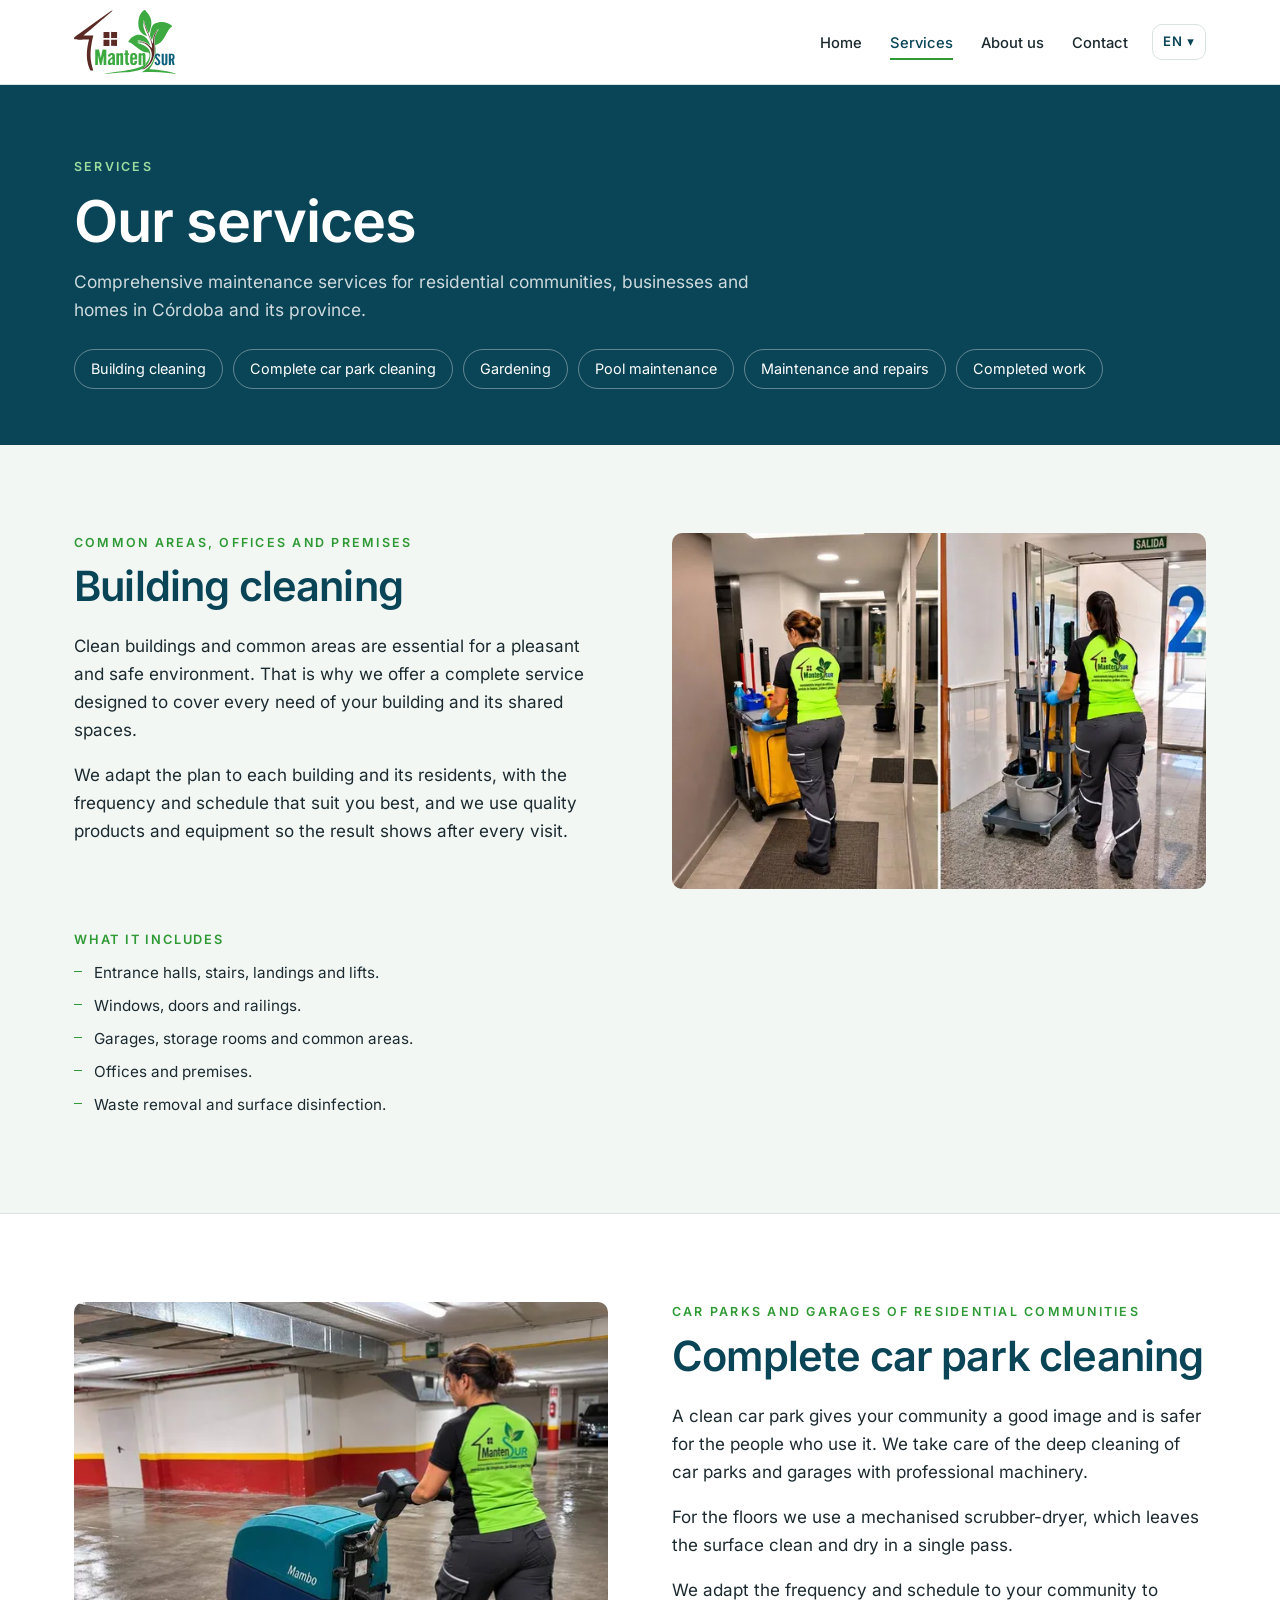
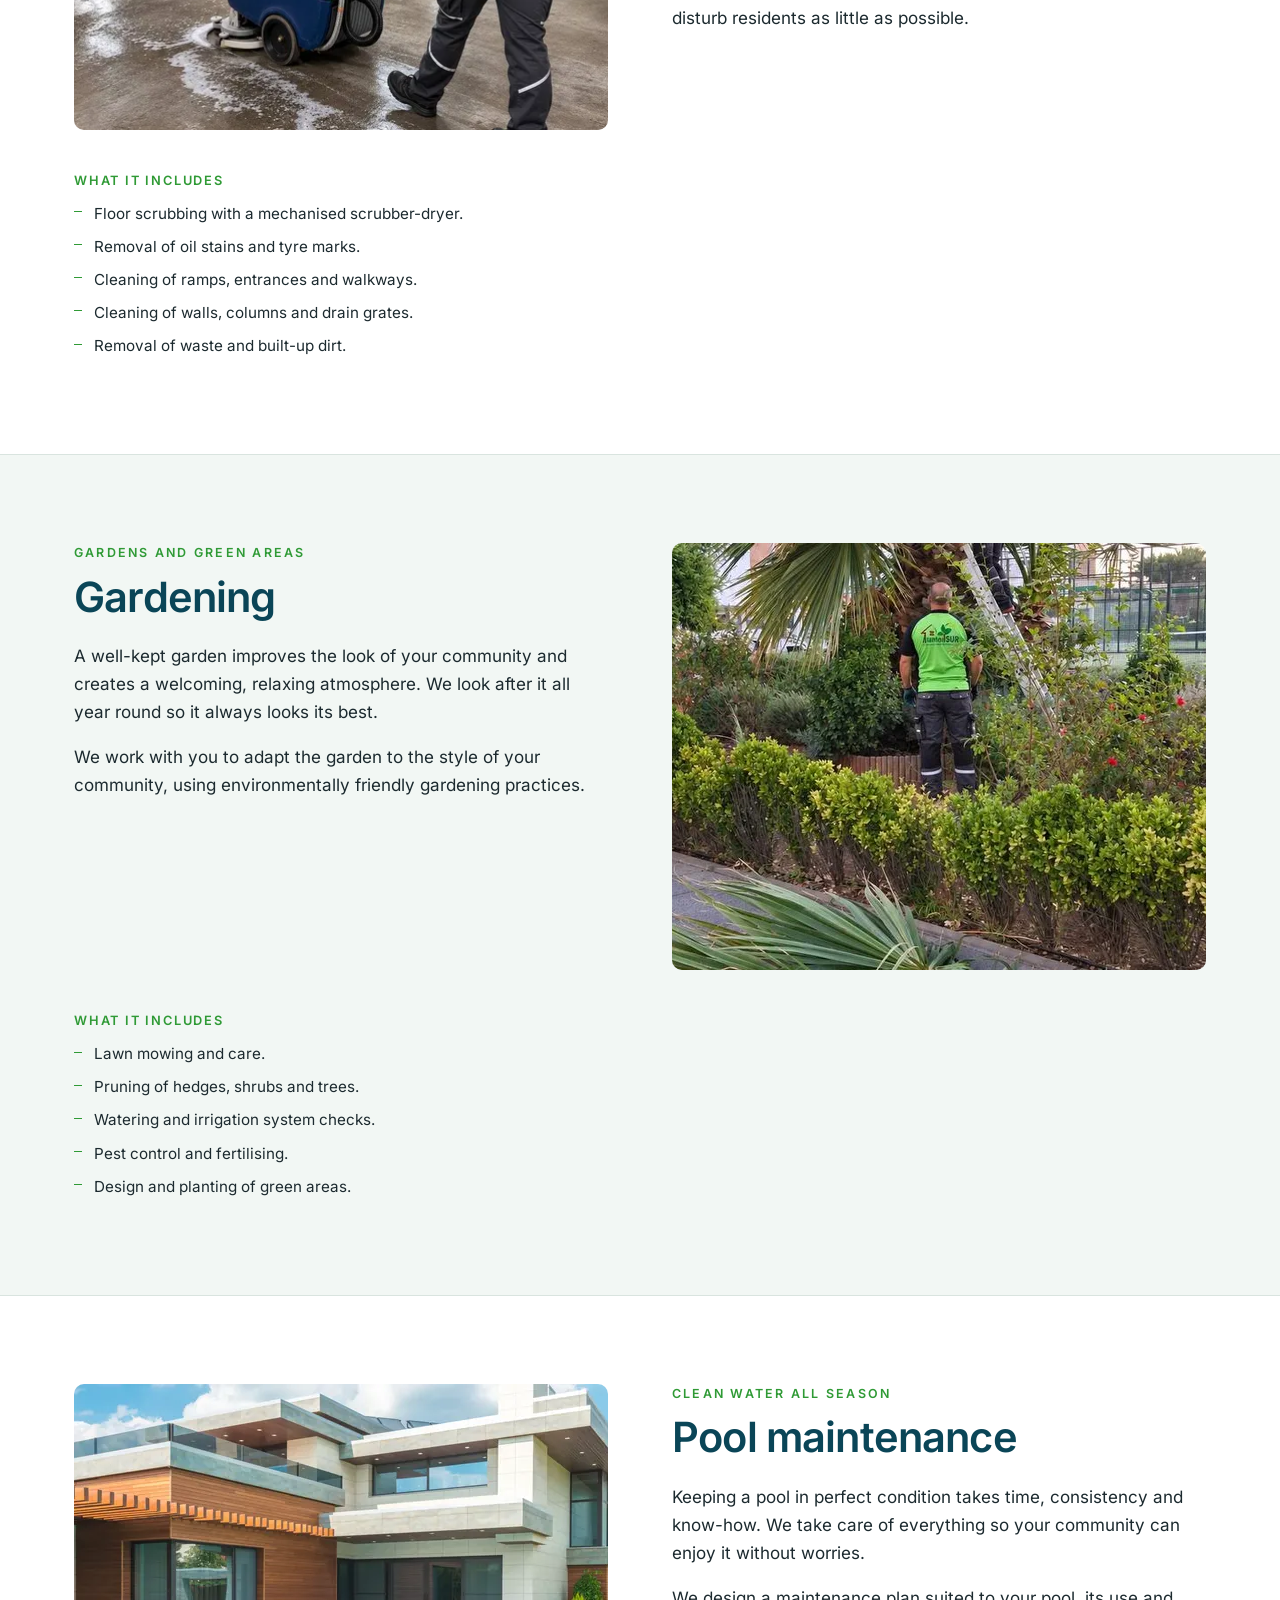
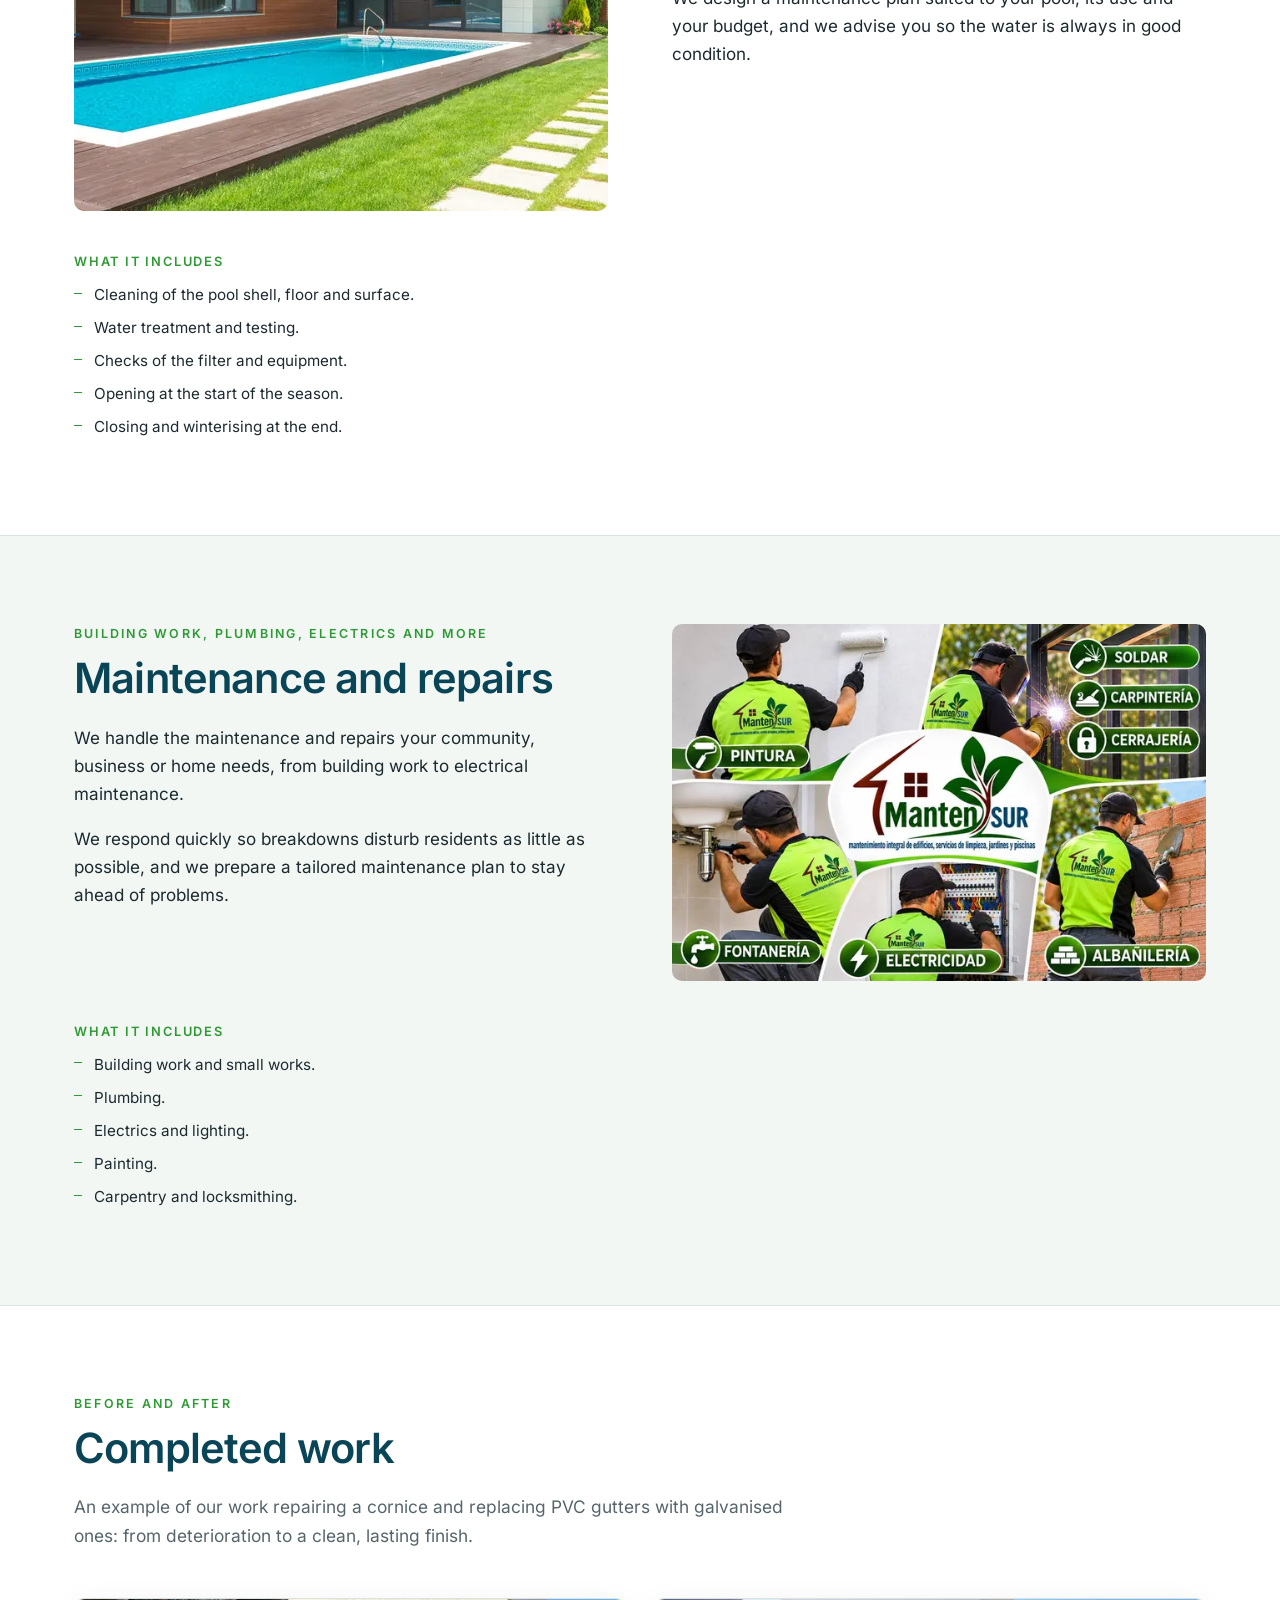
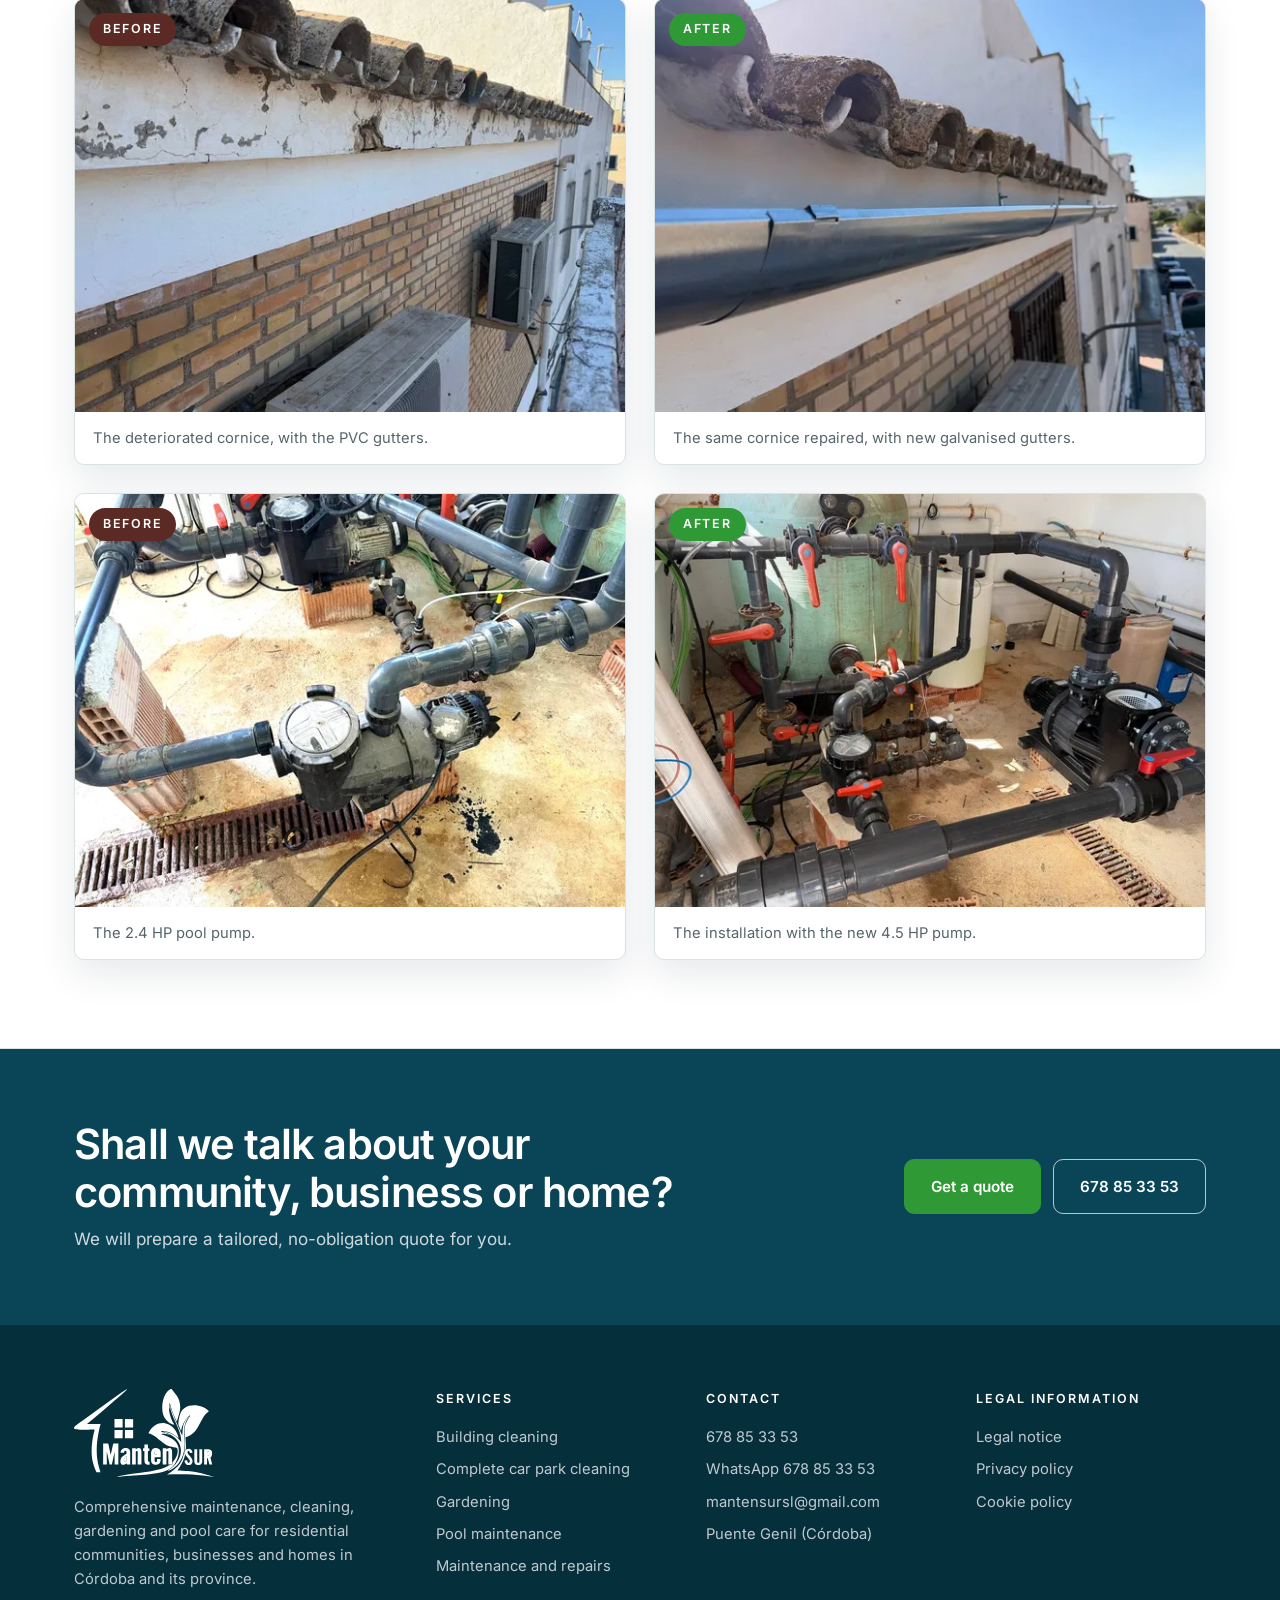
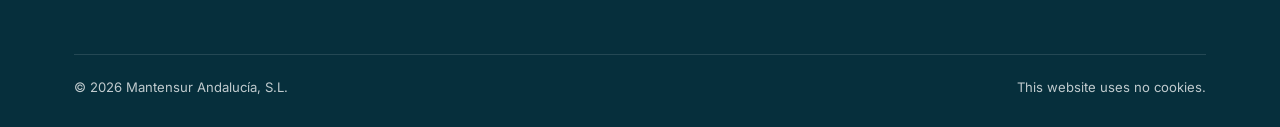
<file: en/services/index.html>
<!doctype html>
<html lang="en">
<head>
<meta charset="utf-8">
<meta name="viewport" content="width=device-width, initial-scale=1">
<title>Our services · Mantensur</title>
<meta name="description" content="Building cleaning, gardening, pool maintenance and repairs for residential communities, businesses and homes in Córdoba and its province.">
<link rel="canonical" href="https://www.mantensur.com/en/services/">
<link rel="alternate" hreflang="es" href="https://www.mantensur.com/servicios/"><link rel="alternate" hreflang="en" href="https://www.mantensur.com/en/services/"><link rel="alternate" hreflang="x-default" href="https://www.mantensur.com/servicios/">
<meta property="og:type" content="website">
<meta property="og:title" content="Our services · Mantensur">
<meta property="og:description" content="Building cleaning, gardening, pool maintenance and repairs for residential communities, businesses and homes in Córdoba and its province.">
<meta property="og:url" content="https://www.mantensur.com/en/services/">
<meta property="og:image" content="https://www.mantensur.com/img/compartir.jpg">
<meta property="og:locale" content="en_GB">
<meta name="theme-color" content="#0a4557">
<link rel="icon" href="/favicon.svg" type="image/svg+xml">
<link rel="preload" href="/fuentes/inter-latin-400-normal.woff2" as="font" type="font/woff2" crossorigin>
<link rel="stylesheet" href="/estilo.css?v=f1481cd4">

</head>
<body>
<a class="saltar" href="#contenido">Skip to content</a>
<header class="cabecera"><div class="contenedor">
<a class="logo" href="/en/" aria-label="Mantensur, go to the home page"><img src="/img/logo.svg?v=1" width="3146" height="1975" alt="Mantensur"></a>
<nav aria-label="Main menu"><ul class="menu"><li><a href="/en/">Home</a></li><li><a href="/en/services/" aria-current="page">Services</a></li><li><a href="/en/about/">About us</a></li><li><a href="/en/contact/">Contact</a></li></ul></nav>
<div class="idiomas"><button type="button" aria-expanded="false" aria-label="Change language">EN ▾</button><ul><li><a href="/servicios/" hreflang="es" lang="es">Español</a></li><li><a href="/en/services/" hreflang="en" lang="en" aria-current="true">English</a></li></ul></div>
<button class="boton-menu" type="button" aria-expanded="false" aria-label="Open the menu"><svg viewBox="0 0 24 24" fill="none" stroke="currentColor" stroke-width="1.8"><path d="M4 7h16M4 12h16M4 17h16"/></svg></button>
</div></header>
<main id="contenido">
<section class="titular"><div class="contenedor"><span class="antetitulo">Services</span><h1>Our services</h1><p>Comprehensive maintenance services for residential communities, businesses and homes in Córdoba and its province.</p><div class="indice"><a href="#limpieza-de-edificios">Building cleaning</a><a href="#limpieza-integral-de-parking">Complete car park cleaning</a><a href="#jardineria">Gardening</a><a href="#mantenimiento-de-piscinas">Pool maintenance</a><a href="#mantenimiento-y-reparaciones">Maintenance and repairs</a><a href="#trabajos-realizados">Completed work</a></div></div></section><section class="detalle" id="limpieza-de-edificios"><div class="contenedor"><div class="dos"><div><span class="antetitulo">Common areas, offices and premises</span><h2>Building cleaning</h2><p>Clean buildings and common areas are essential for a pleasant and safe environment. That is why we offer a complete service designed to cover every need of your building and its shared spaces.</p><p>We adapt the plan to each building and its residents, with the frequency and schedule that suit you best, and we use quality products and equipment so the result shows after every visit.</p></div><div><img src="/img/limpieza-1100.webp?v=dc2efbbf" srcset="/img/limpieza-640.webp?v=5e96f735 640w, /img/limpieza-1100.webp?v=dc2efbbf 1100w" sizes="(max-width:900px) 100vw, 560px" alt="Mantensur cleaner mopping the floor of a lobby" loading="lazy" decoding="async" class="entera"></div></div><div class="lista-tareas"><div class="tareas"><h4>What it includes</h4><ul><li>Entrance halls, stairs, landings and lifts.</li><li>Windows, doors and railings.</li><li>Garages, storage rooms and common areas.</li><li>Offices and premises.</li><li>Waste removal and surface disinfection.</li></ul></div></div></div></section><section class="detalle" id="limpieza-integral-de-parking"><div class="contenedor"><div class="dos"><div><img src="/img/parking-1100.webp?v=8e095142" srcset="/img/parking-640.webp?v=b16490be 640w, /img/parking-1100.webp?v=8e095142 1100w" sizes="(max-width:900px) 100vw, 560px" alt="Community car park with a freshly cleaned floor" loading="lazy" decoding="async"></div><div><span class="antetitulo">Car parks and garages of residential communities</span><h2>Complete car park cleaning</h2><p>A clean car park gives your community a good image and is safer for the people who use it. We take care of the deep cleaning of car parks and garages with professional machinery.</p><p>For the floors we use a mechanised scrubber-dryer, which leaves the surface clean and dry in a single pass.</p><p>We adapt the frequency and schedule to your community to disturb residents as little as possible.</p></div></div><div class="lista-tareas"><div class="tareas"><h4>What it includes</h4><ul><li>Floor scrubbing with a mechanised scrubber-dryer.</li><li>Removal of oil stains and tyre marks.</li><li>Cleaning of ramps, entrances and walkways.</li><li>Cleaning of walls, columns and drain grates.</li><li>Removal of waste and built-up dirt.</li></ul></div></div></div></section><section class="detalle" id="jardineria"><div class="contenedor"><div class="dos"><div><span class="antetitulo">Gardens and green areas</span><h2>Gardening</h2><p>A well-kept garden improves the look of your community and creates a welcoming, relaxing atmosphere. We look after it all year round so it always looks its best.</p><p>We work with you to adapt the garden to the style of your community, using environmentally friendly gardening practices.</p></div><div><img src="/img/jardineria-1100.webp?v=0a91da84" srcset="/img/jardineria-640.webp?v=73333288 640w, /img/jardineria-1100.webp?v=0a91da84 1100w" sizes="(max-width:900px) 100vw, 560px" alt="Gardener mowing the lawn with a lawn mower" loading="lazy" decoding="async"></div></div><div class="lista-tareas"><div class="tareas"><h4>What it includes</h4><ul><li>Lawn mowing and care.</li><li>Pruning of hedges, shrubs and trees.</li><li>Watering and irrigation system checks.</li><li>Pest control and fertilising.</li><li>Design and planting of green areas.</li></ul></div></div></div></section><section class="detalle" id="mantenimiento-de-piscinas"><div class="contenedor"><div class="dos"><div><img src="/img/piscinas-1100.webp?v=a8974e37" srcset="/img/piscinas-640.webp?v=615e031b 640w, /img/piscinas-1100.webp?v=a8974e37 1100w" sizes="(max-width:900px) 100vw, 560px" alt="Private swimming pool with lawn and decking" loading="lazy" decoding="async"></div><div><span class="antetitulo">Clean water all season</span><h2>Pool maintenance</h2><p>Keeping a pool in perfect condition takes time, consistency and know-how. We take care of everything so your community can enjoy it without worries.</p><p>We design a maintenance plan suited to your pool, its use and your budget, and we advise you so the water is always in good condition.</p></div></div><div class="lista-tareas"><div class="tareas"><h4>What it includes</h4><ul><li>Cleaning of the pool shell, floor and surface.</li><li>Water treatment and testing.</li><li>Checks of the filter and equipment.</li><li>Opening at the start of the season.</li><li>Closing and winterising at the end.</li></ul></div></div></div></section><section class="detalle" id="mantenimiento-y-reparaciones"><div class="contenedor"><div class="dos"><div><span class="antetitulo">Building work, plumbing, electrics and more</span><h2>Maintenance and repairs</h2><p>We handle the maintenance and repairs your community, business or home needs, from building work to electrical maintenance.</p><p>We respond quickly so breakdowns disturb residents as little as possible, and we prepare a tailored maintenance plan to stay ahead of problems.</p></div><div><img src="/img/reparaciones2-1100.webp?v=25119165" srcset="/img/reparaciones2-640.webp?v=c30a1226 640w, /img/reparaciones2-1100.webp?v=25119165 1100w" sizes="(max-width:900px) 100vw, 560px" alt="Mantensur workers painting, welding, plumbing, doing electrical and building work" loading="lazy" decoding="async" class="entera"></div></div><div class="lista-tareas"><div class="tareas"><h4>What it includes</h4><ul><li>Building work and small works.</li><li>Plumbing.</li><li>Electrics and lighting.</li><li>Painting.</li><li>Carpentry and locksmithing.</li></ul></div></div></div></section><section class="detalle trabajos" id="trabajos-realizados"><div class="contenedor"><div class="cabeza"><span class="antetitulo">Before and after</span><h2>Completed work</h2><p>An example of our work repairing a cornice and replacing PVC gutters with galvanised ones: from deterioration to a clean, lasting finish.</p></div><div class="antes-despues"><figure class="caso"><span class="etiqueta antes">Before</span><img src="/img/antes-1100.webp?v=817a4cac" srcset="/img/antes-640.webp?v=3a894f22 640w, /img/antes-1100.webp?v=817a4cac 1100w" sizes="(max-width:900px) 100vw, 560px" alt="Deteriorated cornice with PVC gutters" loading="lazy" decoding="async"><figcaption>The deteriorated cornice, with the PVC gutters.</figcaption></figure><figure class="caso"><span class="etiqueta despues">After</span><img src="/img/despues-1100.webp?v=a94a2913" srcset="/img/despues-640.webp?v=8f395bed 640w, /img/despues-1100.webp?v=a94a2913 1100w" sizes="(max-width:900px) 100vw, 560px" alt="Repaired cornice with new galvanised gutters" loading="lazy" decoding="async"><figcaption>The same cornice repaired, with new galvanised gutters.</figcaption></figure><figure class="caso"><span class="etiqueta antes">Before</span><img src="/img/antes2-1100.webp?v=4920d394" srcset="/img/antes2-640.webp?v=5c939d79 640w, /img/antes2-1100.webp?v=4920d394 1100w" sizes="(max-width:900px) 100vw, 560px" alt="Swimming pool pump of 2.4 HP before replacement" loading="lazy" decoding="async"><figcaption>The 2.4 HP pool pump.</figcaption></figure><figure class="caso"><span class="etiqueta despues">After</span><img src="/img/despues2-1100.webp?v=9e1752d4" srcset="/img/despues2-640.webp?v=a3c46e2c 640w, /img/despues2-1100.webp?v=9e1752d4 1100w" sizes="(max-width:900px) 100vw, 560px" alt="Pump room with the new 4.5 HP pump installed" loading="lazy" decoding="async"><figcaption>The installation with the new 4.5 HP pump.</figcaption></figure></div></div></section><section class="llamada"><div class="contenedor">
<div><h2>Shall we talk about your community, business or home?</h2><p>We will prepare a tailored, no-obligation quote for you.</p></div>
<div style="display:flex;gap:12px;flex-wrap:wrap"><a class="boton" href="/en/contact/">Get a quote</a><a class="boton claro" href="tel:+34678853353">678 85 33 53</a></div>
</div></section>
</main>
<footer class="pie"><div class="contenedor">
<div class="rejilla">
<div><a class="logo" href="/en/" aria-label="Mantensur, go to the home page"><img src="/img/logo-blanco.svg?v=1" width="3146" height="1975" alt="Mantensur"></a><p style="margin-top:18px">Comprehensive maintenance, cleaning, gardening and pool care for residential communities, businesses and homes in Córdoba and its province.</p></div>
<div><h4>Services</h4><ul><li><a href="/en/services/#limpieza-de-edificios">Building cleaning</a></li><li><a href="/en/services/#limpieza-integral-de-parking">Complete car park cleaning</a></li><li><a href="/en/services/#jardineria">Gardening</a></li><li><a href="/en/services/#mantenimiento-de-piscinas">Pool maintenance</a></li><li><a href="/en/services/#mantenimiento-y-reparaciones">Maintenance and repairs</a></li></ul></div>
<div><h4>Contact</h4><ul>
<li><a href="tel:+34678853353">678 85 33 53</a></li>
<li><a href="https://wa.me/34678853353" target="_blank" rel="noopener" title="WhatsApp">WhatsApp <span style="white-space:nowrap">678 85 33 53</span></a></li>
<li><a href="mailto:mantensursl@gmail.com">mantensursl@gmail.com</a></li>
<li>Puente Genil (Córdoba)</li></ul></div>
<div><h4>Legal information</h4><ul><li><a href="/en/legal-notice/">Legal notice</a></li><li><a href="/en/privacy/">Privacy policy</a></li><li><a href="/en/cookies/">Cookie policy</a></li></ul></div>
</div>
<div class="bajo"><span>© 2026 Mantensur Andalucía, S.L.</span><span>This website uses no cookies.</span></div>
</div></footer>
<script src="/web.js" defer></script>
</body>
</html>
</file>
<file: estilo.css>
/* Mantensur · hoja de estilo única (sin librerías: la web no carga nada de fuera) */
@font-face{font-family:"Inter";font-weight:400;font-display:swap;src:url(/fuentes/inter-latin-400-normal.woff2) format("woff2")}
@font-face{font-family:"Inter";font-weight:500;font-display:swap;src:url(/fuentes/inter-latin-500-normal.woff2) format("woff2")}
@font-face{font-family:"Inter";font-weight:600;font-display:swap;src:url(/fuentes/inter-latin-600-normal.woff2) format("woff2")}

:root{
  /* colores del logo: azul petróleo #0C607C, verde #3DAA41, marrón #5B2A25 */
  --marino:#0a4557; --marino-2:#0C607C; --tinta:#1c2a2f; --gris:#56656b; --linea:#d9e4df;
  --papel:#f2f7f4; --blanco:#fff; --oro:#2f9a35; --oro-claro:#9ddc9f; --marron:#5B2A25;
  --serif:"Inter",system-ui,-apple-system,"Segoe UI",Roboto,sans-serif; --sans:"Inter",system-ui,-apple-system,"Segoe UI",Roboto,sans-serif;
  --ancho:1180px; --radio:10px;
}
*{box-sizing:border-box}
html{scroll-behavior:smooth;-webkit-text-size-adjust:100%}
body{margin:0;font-family:var(--sans);font-size:17px;line-height:1.65;color:var(--tinta);background:var(--blanco)}
img{max-width:100%;height:auto;display:block}
a{color:var(--marino-2)}
a:hover{color:var(--oro)}
h1,h2,h3{font-family:var(--serif);font-weight:600;color:var(--marino);line-height:1.15;letter-spacing:-.02em;margin:0 0 .5em}
h1{font-size:clamp(2.3rem,5vw,3.6rem)}
h2{font-size:clamp(1.9rem,3.6vw,2.6rem)}
h3{font-size:1.55rem}
p{margin:0 0 1em}
.contenedor{max-width:var(--ancho);margin:0 auto;padding:0 24px}
.saltar{position:absolute;left:-999px;top:0;background:var(--marino);color:#fff;padding:10px 16px;z-index:100}
.saltar:focus{left:16px}
.antetitulo{font-family:var(--sans);font-size:.78rem;font-weight:600;letter-spacing:.18em;text-transform:uppercase;color:var(--oro);margin-bottom:.8em;display:block}

/* ---------- cabecera ---------- */
.cabecera{position:sticky;top:0;z-index:50;background:rgba(255,255,255,.97);border-bottom:1px solid var(--linea);backdrop-filter:blur(6px)}
.cabecera .contenedor{display:flex;align-items:center;gap:24px;min-height:78px;padding-top:10px;padding-bottom:10px}
.logo{display:flex;align-items:center;gap:12px;text-decoration:none;color:var(--marino);margin-right:auto}
.logo img{display:block;height:64px;width:auto}
.pie .logo img{height:88px}
.logo b{display:block;font-family:var(--serif);font-size:1.4rem;font-weight:600;line-height:1.05;letter-spacing:.01em;white-space:nowrap}
.logo small{display:block;font-family:var(--serif);font-size:.92rem;font-weight:600;letter-spacing:.01em;color:var(--marino);margin-top:3px;white-space:nowrap}
.menu{display:flex;gap:28px;list-style:none;margin:0;padding:0}
.menu a{text-decoration:none;color:var(--tinta);font-size:.92rem;font-weight:500;padding:6px 0;border-bottom:2px solid transparent}
.menu a:hover,.menu a[aria-current=page]{color:var(--marino);border-bottom-color:var(--oro)}
.idiomas{position:relative}
.idiomas button{font:inherit;font-size:.82rem;font-weight:600;letter-spacing:.08em;color:var(--marino);background:none;border:1px solid var(--linea);border-radius:var(--radio);padding:6px 10px;cursor:pointer;white-space:nowrap;flex:none}
.idiomas ul{display:none;position:absolute;right:0;top:calc(100% + 6px);background:#fff;border:1px solid var(--linea);border-radius:var(--radio);list-style:none;margin:0;padding:6px 0;min-width:160px;box-shadow:0 10px 30px rgba(16,37,63,.12)}
.idiomas.abierto ul{display:block}
.idiomas a{display:block;padding:7px 16px;text-decoration:none;color:var(--tinta);font-size:.92rem}
.idiomas a:hover,.idiomas a[aria-current=true]{background:var(--papel);color:var(--marino)}
.boton-menu{display:none;background:none;border:0;padding:8px;cursor:pointer;color:var(--marino)}
.boton-menu svg{width:28px;height:28px}

/* ---------- botones ---------- */
.boton{display:inline-block;font-weight:600;font-size:.95rem;text-decoration:none;padding:14px 26px;border-radius:var(--radio);border:1px solid var(--oro);background:var(--oro);color:#fff;transition:background .2s,color .2s}
.boton:hover{background:var(--marino);border-color:var(--marino);color:#fff}
.boton.claro{background:transparent;color:#fff;border-color:rgba(255,255,255,.7)}
.boton.claro:hover{background:#fff;color:var(--marino)}

/* ---------- portada ---------- */
.portada{position:relative;color:#fff;background:var(--marino) center/cover no-repeat;min-height:min(78vh,720px);display:flex;align-items:center}
.portada::before{content:"";position:absolute;inset:0;background:linear-gradient(100deg,rgba(10,26,46,.92) 0%,rgba(10,26,46,.78) 45%,rgba(10,26,46,.35) 100%)}
.portada picture,.portada picture img{position:absolute;inset:0;width:100%;height:100%;object-fit:cover;z-index:0}
.portada picture{z-index:0}
.portada::before{z-index:1}
.portada .contenedor{position:relative;z-index:2;padding-top:80px;padding-bottom:80px}
.portada h1{color:#fff;max-width:760px}
.portada p{font-size:1.15rem;max-width:620px;color:rgba(255,255,255,.88)}
.portada .acciones{display:flex;gap:14px;flex-wrap:wrap;margin-top:28px}
.portada .antetitulo{color:var(--oro-claro)}
.cifras{display:flex;gap:48px;flex-wrap:wrap;margin-top:48px;padding-top:28px;border-top:1px solid rgba(255,255,255,.2)}
.cifras b{display:block;font-family:var(--serif);font-size:2.4rem;font-weight:600;color:var(--oro-claro);line-height:1}
.cifras span{font-size:.85rem;color:rgba(255,255,255,.75)}

/* ---------- cabecera de página interior ---------- */
.titular{background:var(--marino);color:#fff;padding:72px 0 56px}
.titular h1{color:#fff;margin:0}
.titular p{color:rgba(255,255,255,.8);max-width:680px;margin:14px 0 0;font-size:1.08rem}
.titular .antetitulo{color:var(--oro-claro)}

/* ---------- secciones ---------- */
.seccion{padding:96px 0}
.seccion.papel{background:var(--papel)}
.cabeza{max-width:720px;margin-bottom:48px}
.cabeza p{color:var(--gris);font-size:1.08rem}
.servicios{display:grid;grid-template-columns:repeat(4,1fr);gap:24px}
.servicio{background:#fff;border:1px solid var(--linea);border-radius:var(--radio);overflow:hidden;display:flex;flex-direction:column;text-decoration:none;color:inherit;transition:box-shadow .25s,transform .25s}
.servicio:hover{box-shadow:0 18px 40px rgba(16,37,63,.12);transform:translateY(-3px);color:inherit}
.servicio img{aspect-ratio:4/3;object-fit:cover;width:100%}
.servicio img[src*="limpieza"]{object-fit:contain;background:#f3f1ec}
.servicio div{padding:24px 24px 28px;display:flex;flex-direction:column;flex:1}
.servicio h3{font-size:1.45rem}
.servicio p{color:var(--gris);font-size:.95rem;flex:1}
.servicio span{font-size:.85rem;font-weight:600;color:var(--oro);letter-spacing:.04em}
.dos{display:grid;grid-template-columns:1fr 1fr;gap:64px;align-items:center}
.dos img{border-radius:var(--radio);width:100%;aspect-ratio:5/4;object-fit:cover}
.dos img.entera{aspect-ratio:auto;object-fit:contain}
.dos img.entera[src*="jardineria2"]{width:auto;max-width:100%;max-height:680px;display:block;margin:0 auto}
.cita{font-family:var(--serif);font-size:1.7rem;line-height:1.3;color:var(--marino);border-left:3px solid var(--oro);padding:4px 0 4px 24px;margin:28px 0}
.ventajas{display:grid;grid-template-columns:repeat(3,1fr);gap:40px;margin-top:8px}
.ventaja{border-top:2px solid var(--oro);padding-top:20px}
.ventaja h3{font-size:1.35rem}
.ventaja p{color:var(--gris);font-size:.95rem;margin:0}
.llamada{background:var(--marino);color:#fff;padding:72px 0}
.llamada .contenedor{display:flex;align-items:center;justify-content:space-between;gap:32px;flex-wrap:wrap}
.llamada h2{color:#fff;margin:0;max-width:640px}
.llamada p{margin:8px 0 0;color:rgba(255,255,255,.8)}
.colegiado{display:flex;align-items:center;gap:20px;margin-top:32px}
.colegiado img{width:150px;height:auto;flex:none;aspect-ratio:auto;object-fit:contain;border-radius:0;mix-blend-mode:multiply}
.colegiado p{margin:0;font-size:.9rem;color:var(--gris)}

/* ---------- servicios en detalle ---------- */
.detalle{padding:88px 0;border-bottom:1px solid var(--linea);scroll-margin-top:90px}
.detalle:nth-of-type(even){background:var(--papel)}
.detalle .dos{align-items:start}
.lista-tareas{display:grid;grid-template-columns:1fr 1fr;gap:20px 40px;margin-top:40px}
.tareas h4{font-family:var(--sans);font-size:.8rem;letter-spacing:.14em;text-transform:uppercase;color:var(--oro);margin:0 0 10px}
.tareas ul{margin:0;padding:0;list-style:none}
.tareas li{position:relative;padding-left:20px;margin-bottom:8px;font-size:.95rem;color:var(--tinta)}
.tareas li::before{content:"";position:absolute;left:0;top:.7em;width:8px;height:1px;background:var(--oro)}
.antes-despues{display:grid;grid-template-columns:1fr 1fr;gap:28px}
.caso{margin:0;position:relative;background:#fff;border:1px solid var(--linea);border-radius:var(--radio);overflow:hidden;box-shadow:0 14px 36px rgba(16,37,63,.10)}
.caso img{width:100%;aspect-ratio:4/3;object-fit:cover}
.caso figcaption{padding:14px 18px;font-size:.92rem;color:var(--gris)}
.etiqueta{position:absolute;left:14px;top:14px;z-index:2;font-size:.78rem;font-weight:600;letter-spacing:.14em;text-transform:uppercase;color:#fff;padding:6px 14px;border-radius:40px;background:var(--marron)}
.etiqueta.despues{background:var(--oro)}
@media (max-width:900px){.antes-despues{grid-template-columns:1fr}}
.indice{display:flex;gap:10px;flex-wrap:wrap;margin-top:24px}
.indice a{color:#fff;text-decoration:none;font-size:.9rem;border:1px solid rgba(255,255,255,.35);border-radius:40px;padding:7px 16px}
.indice a:hover{background:#fff;color:var(--marino)}

/* ---------- contacto ---------- */
.contacto{display:grid;grid-template-columns:1fr 1.15fr;gap:56px}
.datos{list-style:none;margin:0 0 28px;padding:0}
.datos li{display:flex;gap:16px;padding:16px 0;border-bottom:1px solid var(--linea)}
.datos svg{width:22px;height:22px;flex:none;color:var(--oro);margin-top:3px}
.datos b{display:block;font-size:.78rem;letter-spacing:.14em;text-transform:uppercase;color:var(--gris);font-weight:600}
.datos a{text-decoration:none;color:var(--tinta)}
.mapa{display:block;border-radius:var(--radio);overflow:hidden;border:1px solid var(--linea);position:relative}
.mapa span{position:absolute;right:0;bottom:0;background:rgba(255,255,255,.85);font-size:.7rem;padding:2px 6px;color:var(--gris)}
.formulario{background:var(--papel);padding:40px;border-radius:var(--radio)}
.campo{margin-bottom:18px}
.campo label{display:block;font-size:.88rem;font-weight:500;margin-bottom:6px}
.campo input,.campo textarea,.campo select{width:100%;font:inherit;font-size:1rem;padding:12px 14px;border:1px solid #cfc8bb;border-radius:var(--radio);background:#fff;color:var(--tinta)}
.campo input:focus,.campo textarea:focus{outline:2px solid var(--oro);outline-offset:1px;border-color:var(--oro)}
.campo textarea{min-height:150px;resize:vertical}
.fila{display:grid;grid-template-columns:1fr 1fr;gap:16px}
.casilla{display:flex;gap:10px;align-items:flex-start;font-size:.88rem;margin:6px 0 20px}
.casilla input{margin-top:4px;width:18px;height:18px;flex:none}
.info-basica{font-size:.78rem;color:var(--gris);border:1px solid var(--linea);background:#fff;padding:12px 14px;border-radius:var(--radio);margin-bottom:20px}
.info-basica p{margin:0 0 4px}
.trampa{position:absolute;left:-9999px}
.aviso-form{margin-top:16px;padding:14px 16px;border-radius:var(--radio);display:none}
.aviso-form.ok{display:block;background:#e7f2ea;color:#1f5130}
.aviso-form.mal{display:block;background:#f8e5e2;color:#7a2318}
.boton[disabled]{opacity:.6;cursor:wait}

/* ---------- textos legales ---------- */
.legal{max-width:820px}
.legal h2{font-size:1.8rem;margin-top:1.6em}
.legal h3{font-size:1.3rem;margin-top:1.4em}
.legal table{width:100%;border-collapse:collapse;font-size:.92rem;margin:12px 0 24px}
.legal th,.legal td{border:1px solid var(--linea);padding:10px 12px;text-align:left;vertical-align:top}
.legal th{background:var(--papel);width:34%}
.pendiente{background:#fff3cd;color:#5a4300;padding:0 4px;border-radius:2px}

/* ---------- pie ---------- */
.pie{background:#062f3c;color:rgba(255,255,255,.75);padding:64px 0 28px;font-size:.92rem}
.pie .rejilla{display:grid;grid-template-columns:1.4fr 1fr 1fr 1fr;gap:40px}
.pie h4{color:#fff;font-family:var(--sans);font-size:.78rem;letter-spacing:.16em;text-transform:uppercase;margin:0 0 16px}
.pie ul{list-style:none;margin:0;padding:0}
.pie li{margin-bottom:8px}
.pie a{color:rgba(255,255,255,.75);text-decoration:none}
.pie a:hover{color:var(--oro-claro)}
.pie .logo{color:#fff;--fondo-marca:#062f3c}
.pie .logo small{color:rgba(255,255,255,.8)}
.pie .bajo{border-top:1px solid rgba(255,255,255,.12);margin-top:48px;padding-top:22px;display:flex;justify-content:space-between;gap:16px;flex-wrap:wrap;font-size:.82rem}

/* ---------- móvil y tableta ---------- */
@media (max-width:1080px){
  .servicios{grid-template-columns:repeat(2,1fr)}
  .pie .rejilla{grid-template-columns:1fr 1fr}
}
@media (max-width:900px){
  .boton-menu{display:block}
  .menu{display:none;position:absolute;left:0;right:0;top:100%;background:#fff;flex-direction:column;gap:0;border-bottom:1px solid var(--linea);padding:8px 24px 16px}
  .menu.abierto{display:flex}
  .menu a{display:block;padding:12px 0;border-bottom:1px solid var(--linea)}
  .dos,.contacto{grid-template-columns:1fr;gap:40px}
  .ventajas{grid-template-columns:1fr}
  .lista-tareas{grid-template-columns:1fr}
  .seccion{padding:64px 0}
  .detalle{padding:64px 0}
}
@media (max-width:600px){
  body{font-size:16px}
  .contenedor{padding:0 16px}
  .servicios{grid-template-columns:1fr}
  .fila{grid-template-columns:1fr}
  .formulario{padding:24px 18px}
  .cifras{display:grid;grid-template-columns:repeat(3,1fr);gap:12px;margin-top:36px}
  .cifras b{font-size:1.9rem}
  .cifras span{font-size:.75rem;display:block;line-height:1.3}
  .logo b{font-size:1.05rem}
  .logo small{font-size:.74rem}
  .logo img{height:50px}
  .cabecera .contenedor{padding-top:7px;padding-bottom:7px}
  .pie .logo img{height:72px}
  .logo{gap:8px;min-width:0}
  .idiomas button{padding:6px 8px}
  .pie .rejilla{grid-template-columns:1fr}
  .portada{min-height:auto}
}
@media (prefers-reduced-motion:reduce){*{transition:none!important;scroll-behavior:auto!important}}
</file>
